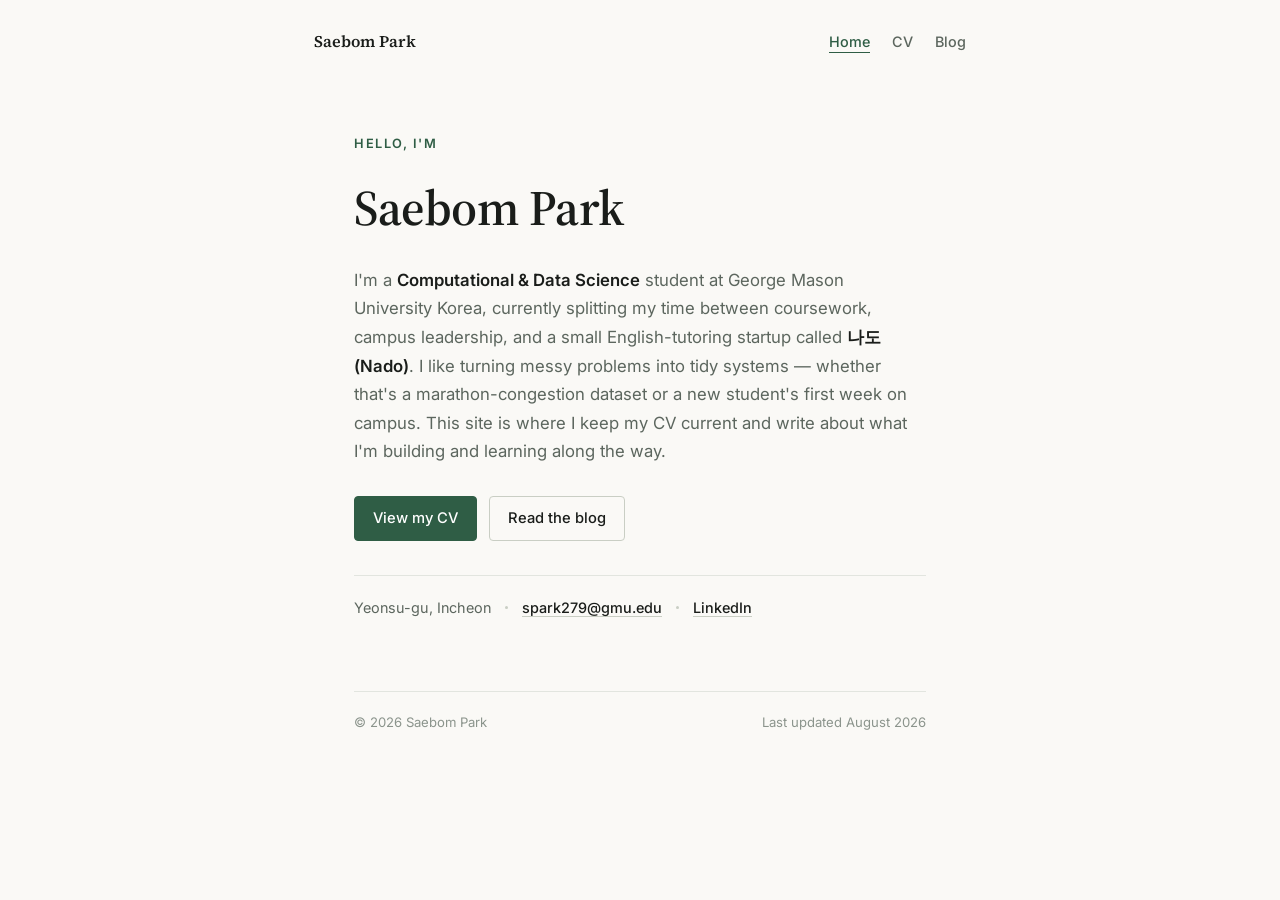
<file: index.html>
<!DOCTYPE html>
<html lang="en">
<head>
<meta charset="UTF-8">
<meta name="viewport" content="width=device-width, initial-scale=1.0">
<title>Saebom Park</title>
<meta name="description" content="Saebom Park — Computational and Data Science student at George Mason University Korea. CV and writing.">
<link rel="preconnect" href="https://fonts.googleapis.com">
<link rel="preconnect" href="https://fonts.gstatic.com" crossorigin>
<link href="https://fonts.googleapis.com/css2?family=Source+Serif+4:wght@400;600;700&family=Inter:ital,wght@0,400;0,500;0,600;1,400&display=swap" rel="stylesheet">
<link rel="stylesheet" href="style.css">
</head>
<body>

<nav class="nav">
  <a class="nav__brand" href="index.html">Saebom Park</a>
  <ul class="nav__links">
    <li><a href="index.html" aria-current="page">Home</a></li>
    <li><a href="SAEBOM_PARK_CV.pdf">CV</a></li>
    <li><a href="blog.html">Blog</a></li>
  </ul>
</nav>

<main class="page page--narrow">

  <section class="hero">
    <p class="hero__eyebrow">Hello, I'm</p>
    <h1 class="hero__name">Saebom Park</h1>

    <p class="hero__bio">
      I'm a <strong>Computational &amp; Data Science</strong> student at George Mason University Korea,
      currently splitting my time between coursework, campus leadership, and a small
      English-tutoring startup called <strong>나도 (Nado)</strong>. I like turning messy problems
      into tidy systems — whether that's a marathon-congestion dataset or a new student's
      first week on campus. This site is where I keep my CV current and write about what
      I'm building and learning along the way.
    </p>

    <div class="hero__actions">
      <a class="button button--primary" href="SAEBOM_PARK_CV.pdf">View my CV</a>
      <a class="button" href="blog.html">Read the blog</a>
    </div>

    <ul class="hero__meta">
      <li>Yeonsu-gu, Incheon</li>
      <li><a href="mailto:spark279@gmu.edu">spark279@gmu.edu</a></li>
      <li><a href="#" target="_blank" rel="noopener">LinkedIn</a></li>
    </ul>
  </section>

  <footer class="page__footer">
    <span>© 2026 Saebom Park</span>
    <span>Last updated August 2026</span>
  </footer>

</main>

</body>
</html>
</file>
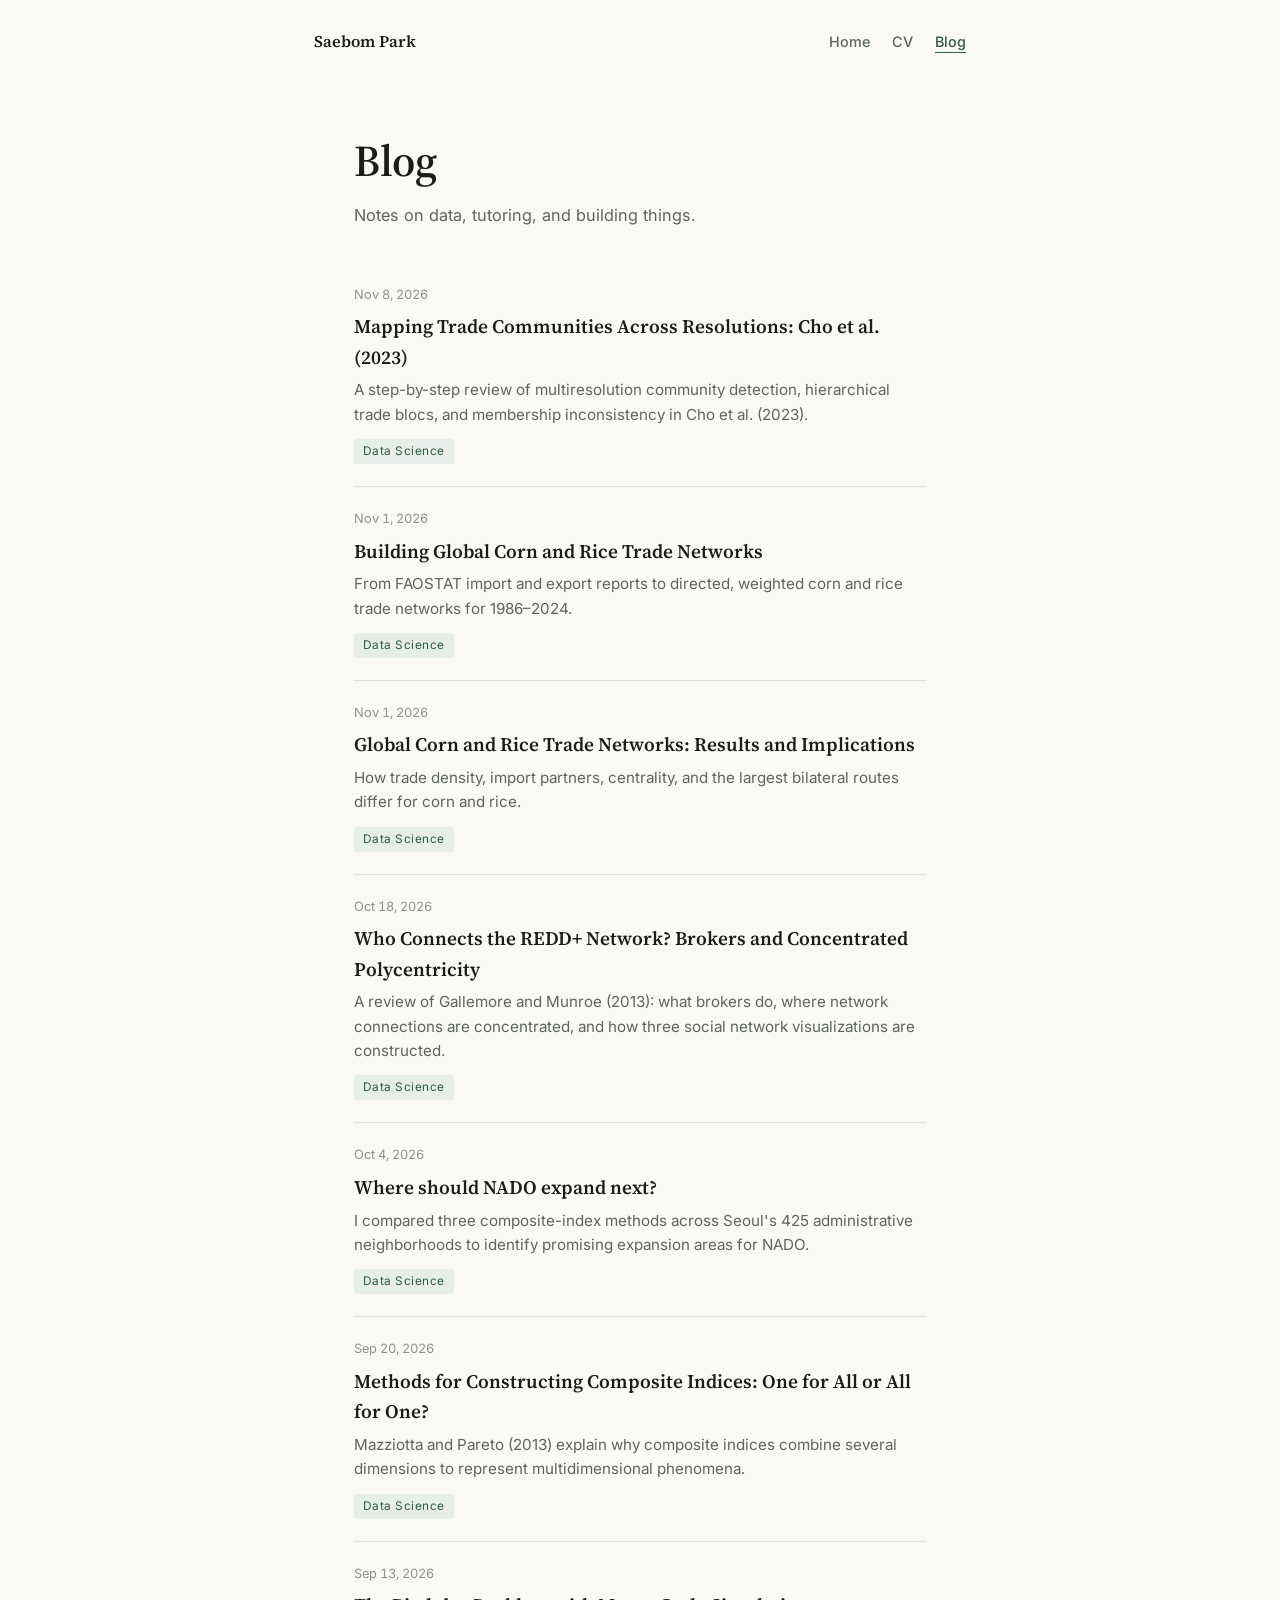
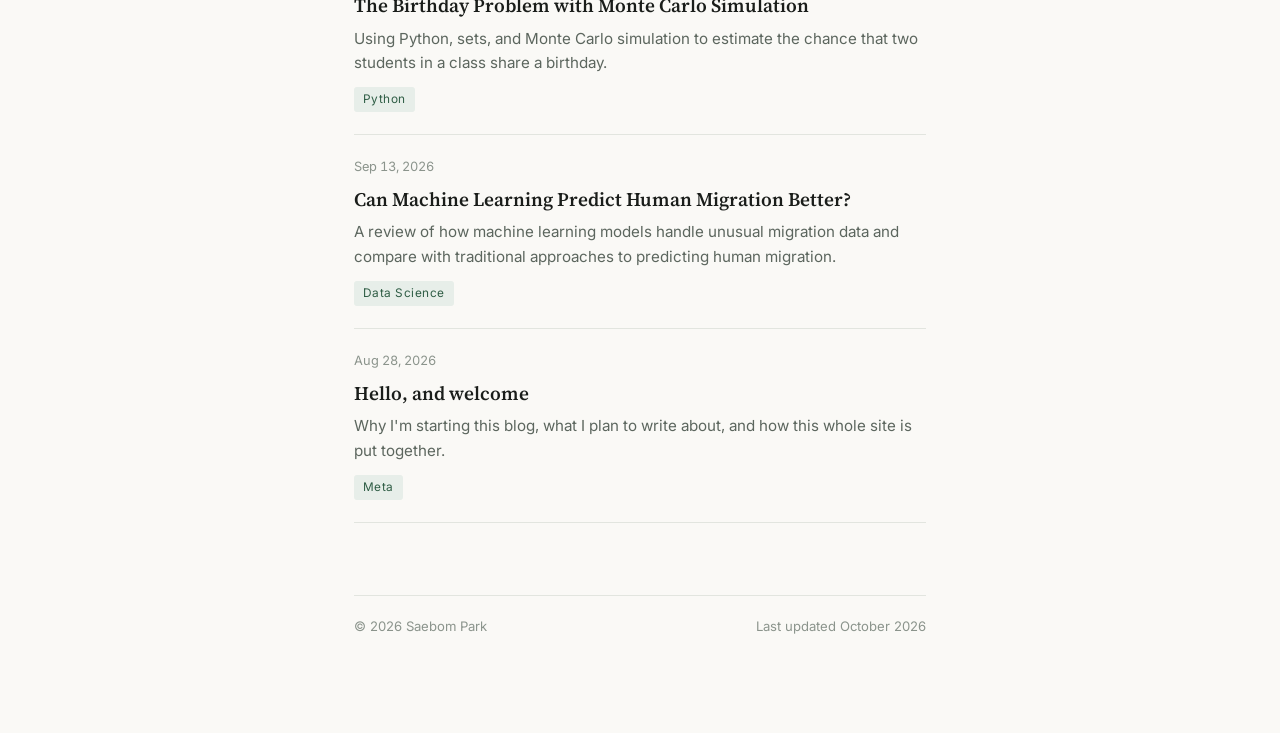
<file: blog.html>
<!DOCTYPE html>
<html lang="en">
<head>
<meta charset="UTF-8">
<meta name="viewport" content="width=device-width, initial-scale=1.0">
<title>Blog — Saebom Park</title>
<meta name="description" content="Writing by Saebom Park.">
<link rel="preconnect" href="https://fonts.googleapis.com">
<link rel="preconnect" href="https://fonts.gstatic.com" crossorigin>
<link href="https://fonts.googleapis.com/css2?family=Source+Serif+4:wght@400;600;700&family=Inter:ital,wght@0,400;0,500;0,600;1,400&display=swap" rel="stylesheet">
<link rel="stylesheet" href="style.css">
</head>
<body>

<nav class="nav">
  <a class="nav__brand" href="index.html">Saebom Park</a>
  <ul class="nav__links">
    <li><a href="index.html">Home</a></li>
    <li><a href="cv.html">CV</a></li>
    <li><a href="blog.html" aria-current="page">Blog</a></li>
  </ul>
</nav>

<main class="page page--narrow">

  <header class="masthead">
    <h1 class="masthead__name">Blog</h1>
    <p class="masthead__role">Notes on data, tutoring, and building things.</p>
  </header>

  <div class="blog-list" id="blog-list">
    <p class="blog-empty">Loading posts…</p>
  </div>

  <footer class="page__footer">
    <span>© 2026 Saebom Park</span>
    <span>Last updated October 2026</span>
  </footer>

</main>

<script src="posts-data.js"></script>
<script>
  (function () {
    const list = document.getElementById("blog-list");
    const posts = (window.POSTS || [])
      .slice()
      .sort((a, b) => new Date(b.date) - new Date(a.date));

    if (posts.length === 0) {
      list.innerHTML = '<p class="blog-empty">No posts yet — check back soon.</p>';
      return;
    }

    const formatter = new Intl.DateTimeFormat("en-US", {
      year: "numeric",
      month: "short",
      day: "numeric",
    });

    list.innerHTML = posts
      .map((post) => {
        const displayDate = formatter.format(new Date(post.date + "T00:00:00"));
        const tag = post.tag
          ? `<span class="post-card__tag">${post.tag}</span>`
          : "";
        return `
          <a class="post-card" href="posts/${post.slug}.html">
            <div class="post-card__date">${displayDate}</div>
            <h2 class="post-card__title">${post.title}</h2>
            <p class="post-card__excerpt">${post.excerpt}</p>
            ${tag}
          </a>
        `;
      })
      .join("");
  })();
</script>

</body>
</html>
</file>
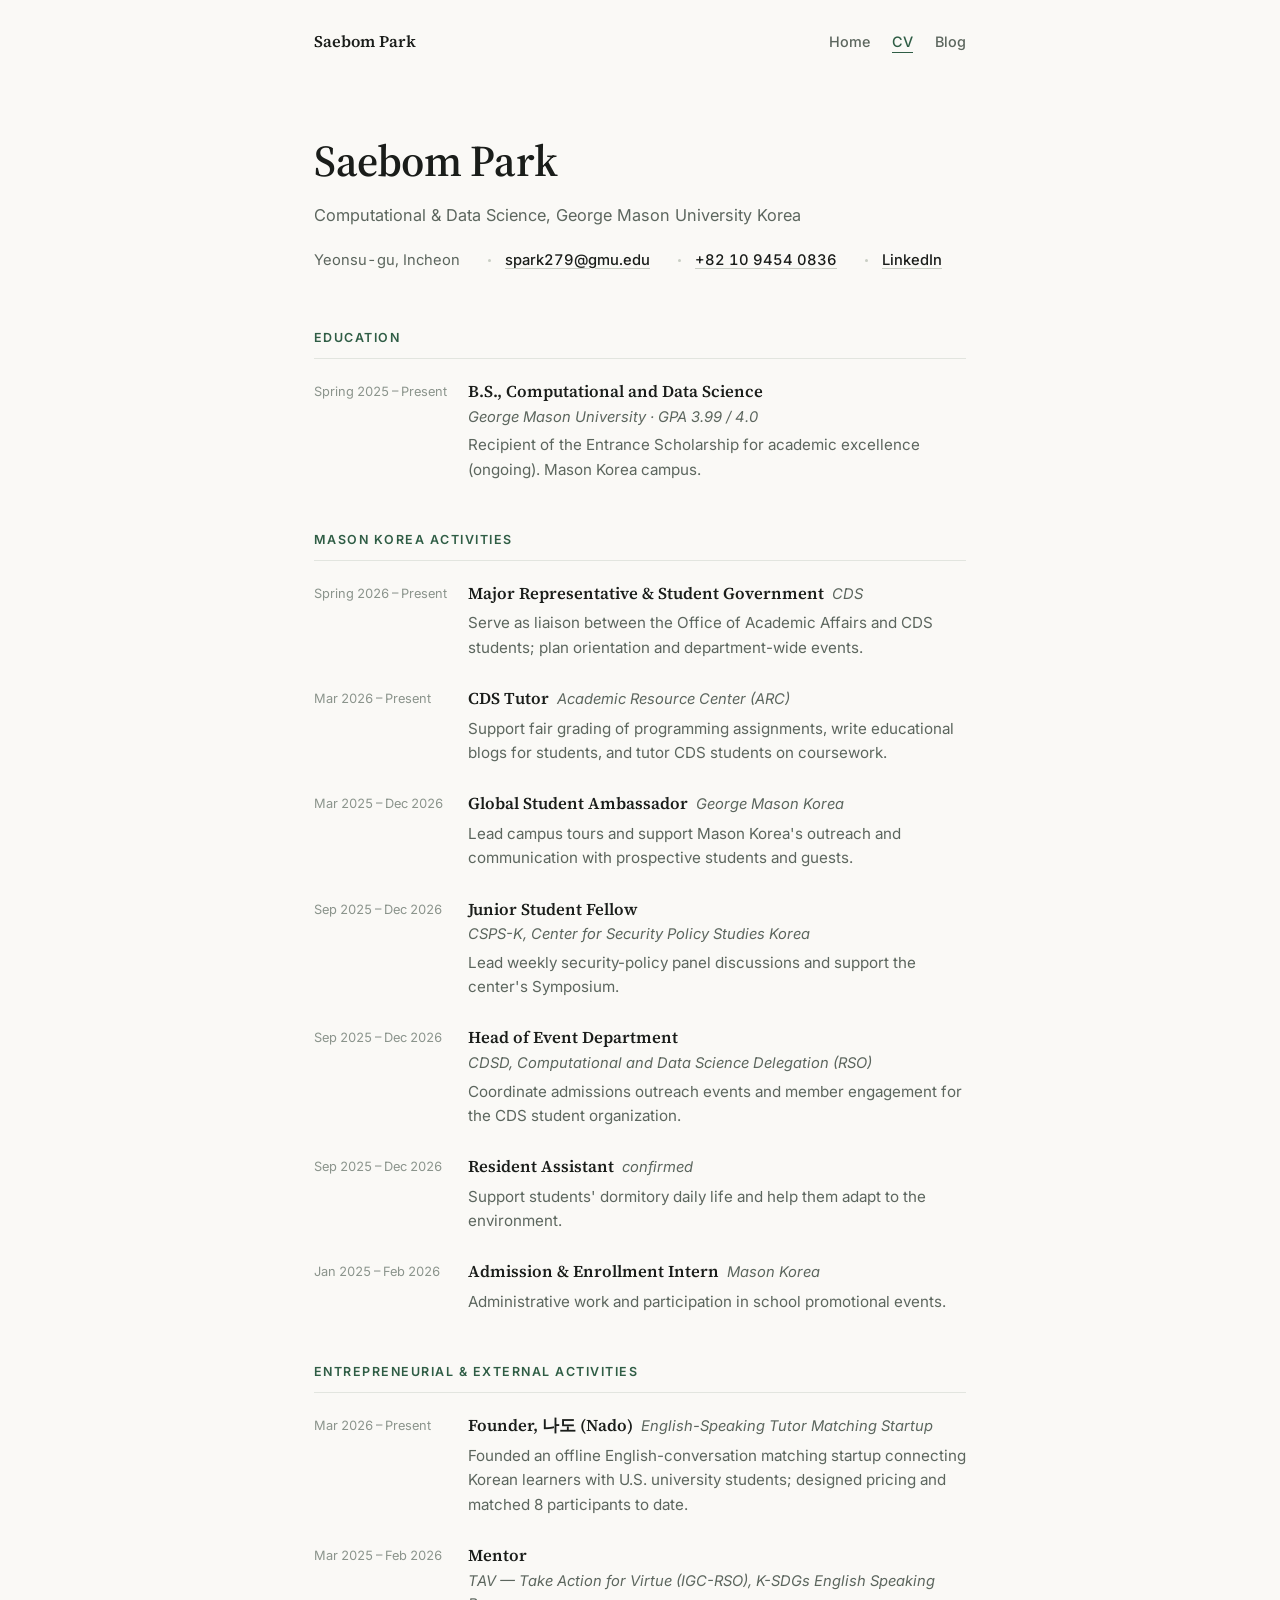
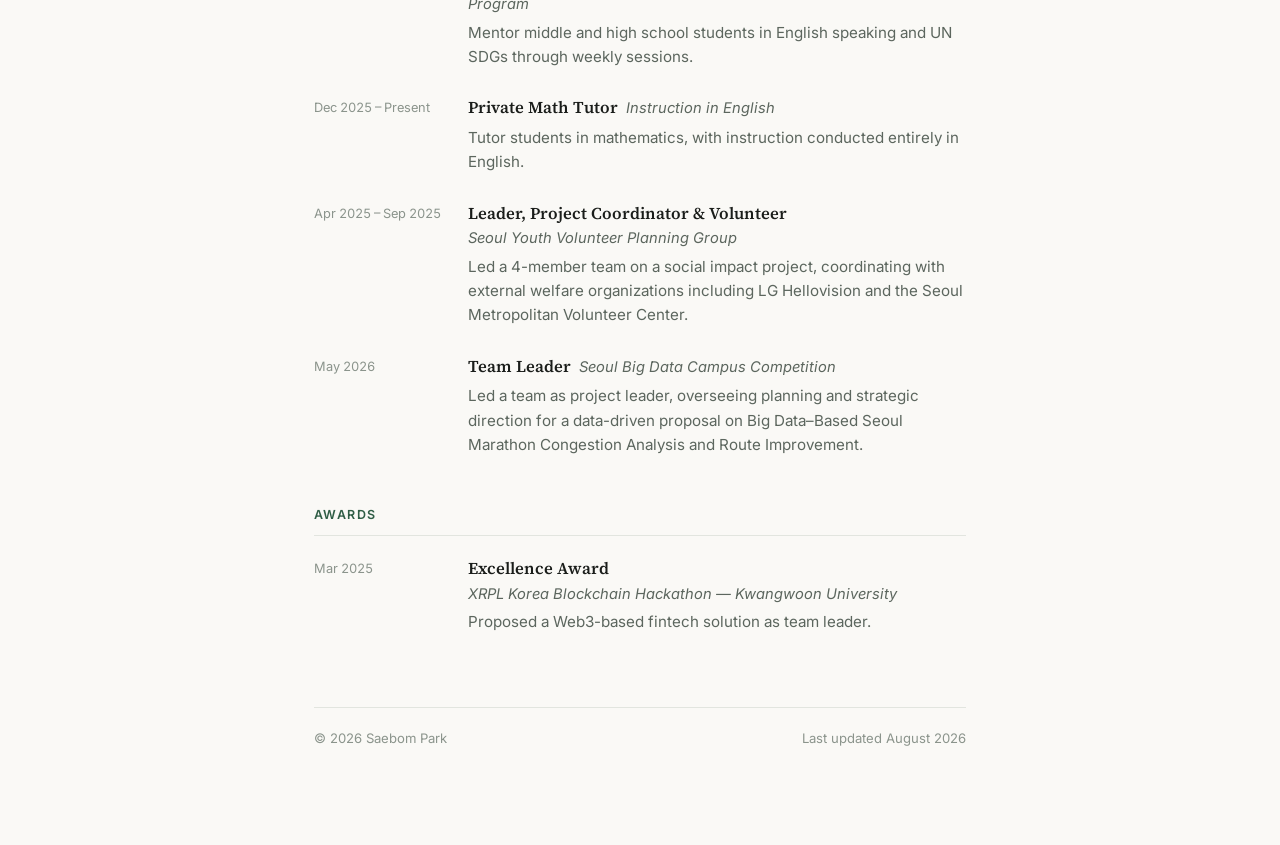
<file: cv.html>
<!DOCTYPE html>
<html lang="en">
<head>
<meta charset="UTF-8">
<meta name="viewport" content="width=device-width, initial-scale=1.0">
<title>Saebom Park — CV</title>
<meta name="description" content="CV and activities of Saebom Park, Computational and Data Science student at George Mason University Korea.">
<link rel="preconnect" href="https://fonts.googleapis.com">
<link rel="preconnect" href="https://fonts.gstatic.com" crossorigin>
<link href="https://fonts.googleapis.com/css2?family=Source+Serif+4:wght@400;600;700&family=Inter:ital,wght@0,400;0,500;0,600;1,400&display=swap" rel="stylesheet">
<link rel="stylesheet" href="style.css">
</head>
<body>

<nav class="nav">
  <a class="nav__brand" href="index.html">Saebom Park</a>
  <ul class="nav__links">
    <li><a href="index.html">Home</a></li>
    <li><a href="cv.html" aria-current="page">CV</a></li>
    <li><a href="blog.html">Blog</a></li>
  </ul>
</nav>

<main class="page">

  <header class="masthead">
    <h1 class="masthead__name">Saebom Park</h1>
    <p class="masthead__role">Computational &amp; Data Science, George Mason University Korea</p>
    <ul class="masthead__meta">
      <li>Yeonsu-gu, Incheon</li>
      <li><a href="mailto:spark279@gmu.edu">spark279@gmu.edu</a></li>
      <li><a href="tel:+821094540836">+82 10 9454 0836</a></li>
      <li><a href="#" target="_blank" rel="noopener">LinkedIn</a></li>
    </ul>
  </header>

  <section class="section" aria-labelledby="education">
    <h2 class="section__title" id="education">Education</h2>
    <div class="entries">
      <div class="entry">
        <div class="entry__date">Spring 2025 – Present</div>
        <div class="entry__body">
          <div class="entry__heading">
            <span class="entry__role">B.S., Computational and Data Science</span>
            <span class="entry__org">George Mason University · GPA 3.99&nbsp;/&nbsp;4.0</span>
          </div>
          <p class="entry__desc">Recipient of the Entrance Scholarship for academic excellence (ongoing). Mason Korea campus.</p>
        </div>
      </div>
    </div>
  </section>

  <section class="section" aria-labelledby="mason-korea">
    <h2 class="section__title" id="mason-korea">Mason Korea Activities</h2>
    <div class="entries">

      <div class="entry">
        <div class="entry__date">Spring 2026 – Present</div>
        <div class="entry__body">
          <div class="entry__heading">
            <span class="entry__role">Major Representative &amp; Student Government</span>
            <span class="entry__org">CDS</span>
          </div>
          <p class="entry__desc">Serve as liaison between the Office of Academic Affairs and CDS students; plan orientation and department-wide events.</p>
        </div>
      </div>

      <div class="entry">
        <div class="entry__date">Mar 2026 – Present</div>
        <div class="entry__body">
          <div class="entry__heading">
            <span class="entry__role">CDS Tutor</span>
            <span class="entry__org">Academic Resource Center (ARC)</span>
          </div>
          <p class="entry__desc">Support fair grading of programming assignments, write educational blogs for students, and tutor CDS students on coursework.</p>
        </div>
      </div>

      <div class="entry">
        <div class="entry__date">Mar 2025 – Dec 2026</div>
        <div class="entry__body">
          <div class="entry__heading">
            <span class="entry__role">Global Student Ambassador</span>
            <span class="entry__org">George Mason Korea</span>
          </div>
          <p class="entry__desc">Lead campus tours and support Mason Korea's outreach and communication with prospective students and guests.</p>
        </div>
      </div>

      <div class="entry">
        <div class="entry__date">Sep 2025 – Dec 2026</div>
        <div class="entry__body">
          <div class="entry__heading">
            <span class="entry__role">Junior Student Fellow</span>
            <span class="entry__org">CSPS-K, Center for Security Policy Studies Korea</span>
          </div>
          <p class="entry__desc">Lead weekly security-policy panel discussions and support the center's Symposium.</p>
        </div>
      </div>

      <div class="entry">
        <div class="entry__date">Sep 2025 – Dec 2026</div>
        <div class="entry__body">
          <div class="entry__heading">
            <span class="entry__role">Head of Event Department</span>
            <span class="entry__org">CDSD, Computational and Data Science Delegation (RSO)</span>
          </div>
          <p class="entry__desc">Coordinate admissions outreach events and member engagement for the CDS student organization.</p>
        </div>
      </div>

      <div class="entry">
        <div class="entry__date">Sep 2025 – Dec 2026</div>
        <div class="entry__body">
          <div class="entry__heading">
            <span class="entry__role">Resident Assistant</span>
            <span class="entry__org">confirmed</span>
          </div>
          <p class="entry__desc">Support students' dormitory daily life and help them adapt to the environment.</p>
        </div>
      </div>

      <div class="entry">
        <div class="entry__date">Jan 2025 – Feb 2026</div>
        <div class="entry__body">
          <div class="entry__heading">
            <span class="entry__role">Admission &amp; Enrollment Intern</span>
            <span class="entry__org">Mason Korea</span>
          </div>
          <p class="entry__desc">Administrative work and participation in school promotional events.</p>
        </div>
      </div>

    </div>
  </section>

  <section class="section" aria-labelledby="external">
    <h2 class="section__title" id="external">Entrepreneurial &amp; External Activities</h2>
    <div class="entries">

      <div class="entry">
        <div class="entry__date">Mar 2026 – Present</div>
        <div class="entry__body">
          <div class="entry__heading">
            <span class="entry__role">Founder, 나도 (Nado)</span>
            <span class="entry__org">English-Speaking Tutor Matching Startup</span>
          </div>
          <p class="entry__desc">Founded an offline English-conversation matching startup connecting Korean learners with U.S. university students; designed pricing and matched 8 participants to date.</p>
        </div>
      </div>

      <div class="entry">
        <div class="entry__date">Mar 2025 – Feb 2026</div>
        <div class="entry__body">
          <div class="entry__heading">
            <span class="entry__role">Mentor</span>
            <span class="entry__org">TAV — Take Action for Virtue (IGC-RSO), K-SDGs English Speaking Program</span>
          </div>
          <p class="entry__desc">Mentor middle and high school students in English speaking and UN SDGs through weekly sessions.</p>
        </div>
      </div>

      <div class="entry">
        <div class="entry__date">Dec 2025 – Present</div>
        <div class="entry__body">
          <div class="entry__heading">
            <span class="entry__role">Private Math Tutor</span>
            <span class="entry__org">Instruction in English</span>
          </div>
          <p class="entry__desc">Tutor students in mathematics, with instruction conducted entirely in English.</p>
        </div>
      </div>

      <div class="entry">
        <div class="entry__date">Apr 2025 – Sep 2025</div>
        <div class="entry__body">
          <div class="entry__heading">
            <span class="entry__role">Leader, Project Coordinator &amp; Volunteer</span>
            <span class="entry__org">Seoul Youth Volunteer Planning Group</span>
          </div>
          <p class="entry__desc">Led a 4-member team on a social impact project, coordinating with external welfare organizations including LG Hellovision and the Seoul Metropolitan Volunteer Center.</p>
        </div>
      </div>

      <div class="entry">
        <div class="entry__date">May 2026</div>
        <div class="entry__body">
          <div class="entry__heading">
            <span class="entry__role">Team Leader</span>
            <span class="entry__org">Seoul Big Data Campus Competition</span>
          </div>
          <p class="entry__desc">Led a team as project leader, overseeing planning and strategic direction for a data-driven proposal on Big Data–Based Seoul Marathon Congestion Analysis and Route Improvement.</p>
        </div>
      </div>

    </div>
  </section>

  <section class="section" aria-labelledby="awards">
    <h2 class="section__title" id="awards">Awards</h2>
    <div class="entries">
      <div class="entry">
        <div class="entry__date">Mar 2025</div>
        <div class="entry__body">
          <div class="entry__heading">
            <span class="entry__role">Excellence Award</span>
            <span class="entry__org">XRPL Korea Blockchain Hackathon — Kwangwoon University</span>
          </div>
          <p class="entry__desc">Proposed a Web3-based fintech solution as team leader.</p>
        </div>
      </div>
    </div>
  </section>

  <footer class="page__footer">
    <span>© 2026 Saebom Park</span>
    <span>Last updated August 2026</span>
  </footer>

</main>

</body>
</html>
</file>
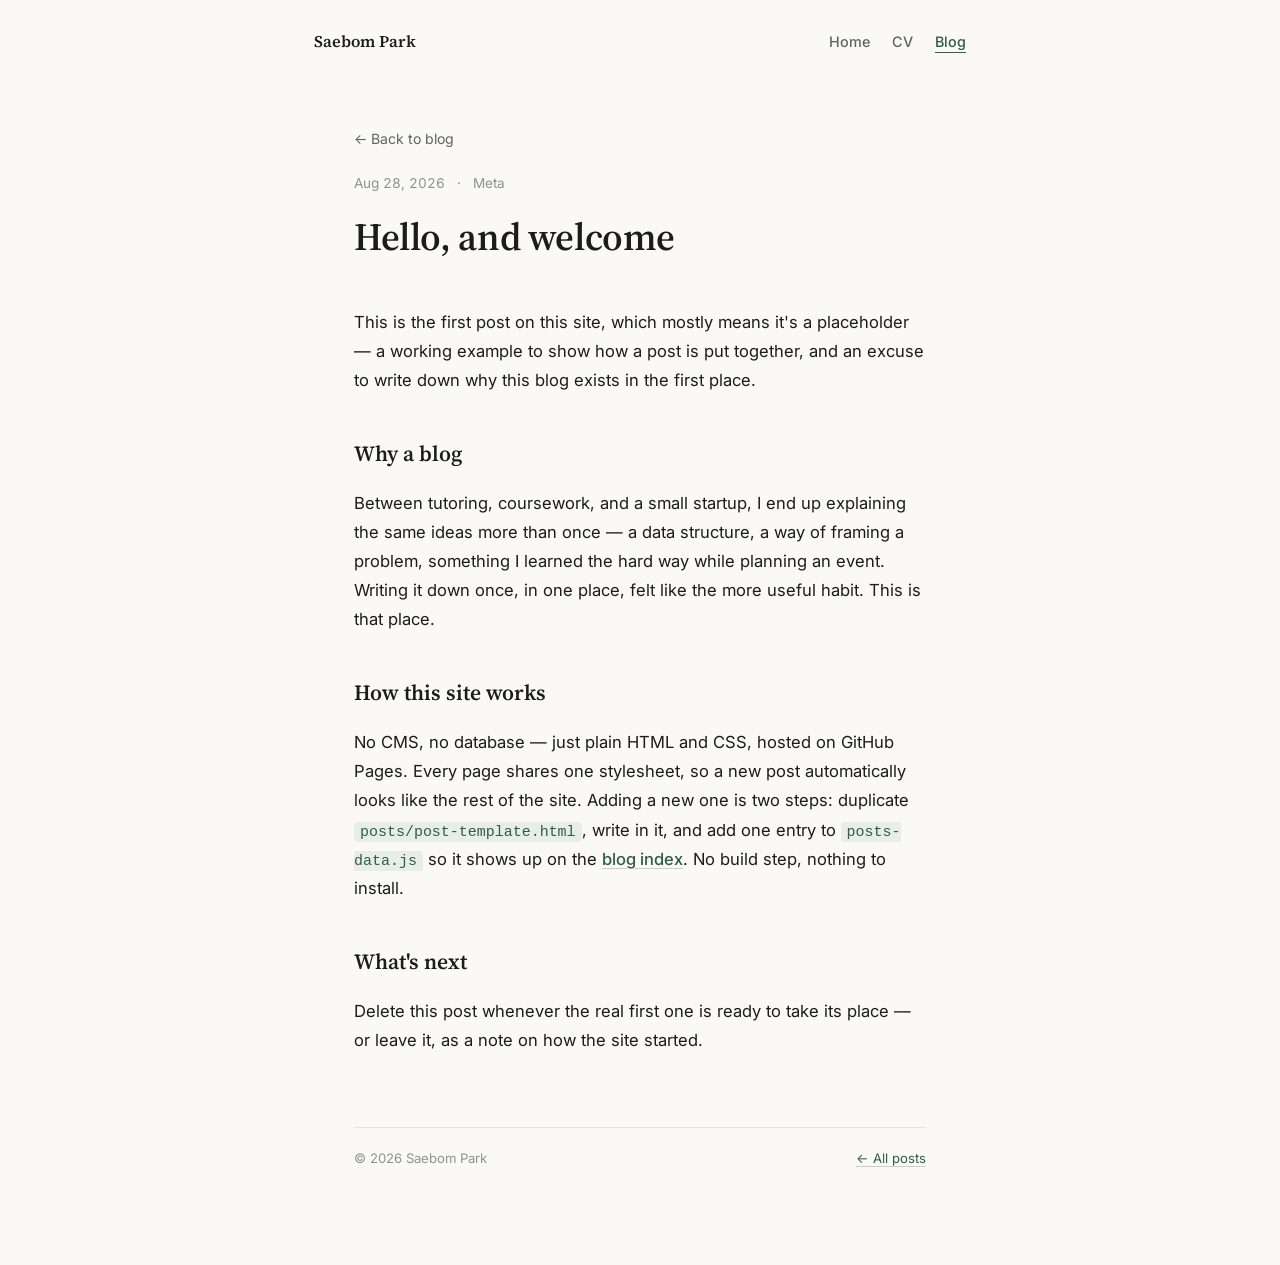
<file: hello-world.html>
<!DOCTYPE html>
<html lang="en">
<head>
<meta charset="UTF-8">
<meta name="viewport" content="width=device-width, initial-scale=1.0">
<title>Hello, and welcome — Saebom Park</title>
<meta name="description" content="Why I'm starting this blog, what I plan to write about, and how this site is put together.">
<link rel="preconnect" href="https://fonts.googleapis.com">
<link rel="preconnect" href="https://fonts.gstatic.com" crossorigin>
<link href="https://fonts.googleapis.com/css2?family=Source+Serif+4:wght@400;600;700&family=Inter:ital,wght@0,400;0,500;0,600;1,400&display=swap" rel="stylesheet">
<link rel="stylesheet" href="../style.css">
</head>
<body>

<nav class="nav">
  <a class="nav__brand" href="../index.html">Saebom Park</a>
  <ul class="nav__links">
    <li><a href="../index.html">Home</a></li>
    <li><a href="../cv.html">CV</a></li>
    <li><a href="../blog.html" aria-current="page">Blog</a></li>
  </ul>
</nav>

<main class="page page--narrow">

  <article>
    <header class="post-header">
      <a class="post-header__back" href="../blog.html">&larr; Back to blog</a>
      <div class="post-header__meta">
        <span>Aug 28, 2026</span>
        <span>·</span>
        <span>Meta</span>
      </div>
      <h1 class="post-header__title">Hello, and welcome</h1>
    </header>

    <div class="post-content">
      <p>
        This is the first post on this site, which mostly means it's a placeholder —
        a working example to show how a post is put together, and an excuse to write
        down why this blog exists in the first place.
      </p>

      <h2>Why a blog</h2>
      <p>
        Between tutoring, coursework, and a small startup, I end up explaining the same
        ideas more than once — a data structure, a way of framing a problem, something
        I learned the hard way while planning an event. Writing it down once, in one
        place, felt like the more useful habit. This is that place.
      </p>

      <h2>How this site works</h2>
      <p>
        No CMS, no database — just plain HTML and CSS, hosted on GitHub Pages. Every
        page shares one stylesheet, so a new post automatically looks like the rest of
        the site. Adding a new one is two steps: duplicate
        <code>posts/post-template.html</code>, write in it, and add one entry to
        <code>posts-data.js</code> so it shows up on the <a href="../blog.html">blog
        index</a>. No build step, nothing to install.
      </p>

      <h2>What's next</h2>
      <p>
        Delete this post whenever the real first one is ready to take its place —
        or leave it, as a note on how the site started.
      </p>
    </div>
  </article>

  <footer class="page__footer">
    <span>© 2026 Saebom Park</span>
    <a href="../blog.html">&larr; All posts</a>
  </footer>

</main>

</body>
</html>
</file>
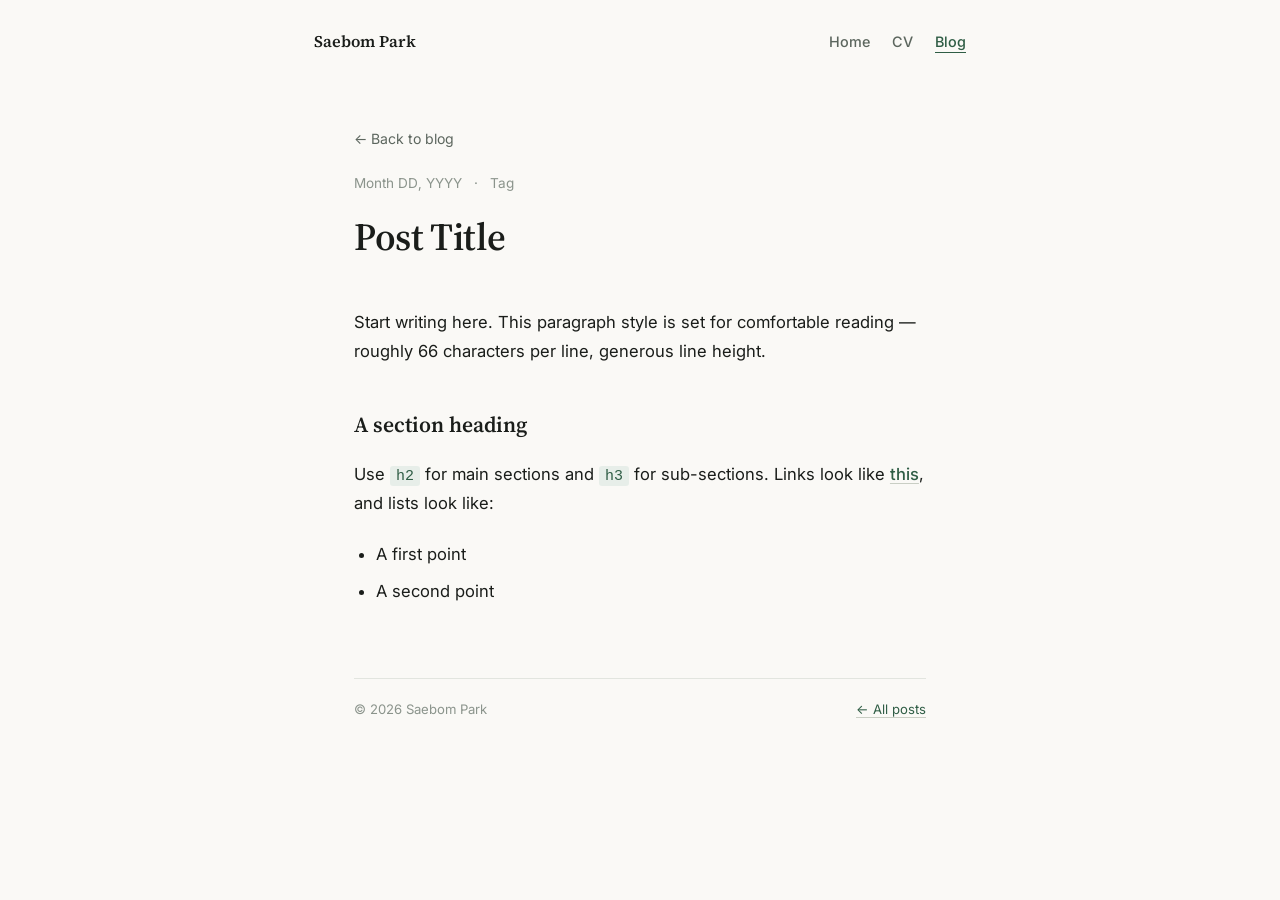
<file: post-template.html>
<!DOCTYPE html>
<html lang="en">
<head>
<meta charset="UTF-8">
<meta name="viewport" content="width=device-width, initial-scale=1.0">
<!-- 1. Change the title below (and the browser-tab title further down). -->
<title>Post Title — Saebom Park</title>
<meta name="description" content="One-sentence summary of the post, for search engines and link previews.">
<link rel="preconnect" href="https://fonts.googleapis.com">
<link rel="preconnect" href="https://fonts.gstatic.com" crossorigin>
<link href="https://fonts.googleapis.com/css2?family=Source+Serif+4:wght@400;600;700&family=Inter:ital,wght@0,400;0,500;0,600;1,400&display=swap" rel="stylesheet">
<link rel="stylesheet" href="../style.css">
</head>
<body>

<nav class="nav">
  <a class="nav__brand" href="../index.html">Saebom Park</a>
  <ul class="nav__links">
    <li><a href="../index.html">Home</a></li>
    <li><a href="../cv.html">CV</a></li>
    <li><a href="../blog.html" aria-current="page">Blog</a></li>
  </ul>
</nav>

<main class="page page--narrow">

  <article>
    <header class="post-header">
      <a class="post-header__back" href="../blog.html">&larr; Back to blog</a>
      <!-- 2. Update the date (matches the date in ../posts-data.js) and tag. -->
      <div class="post-header__meta">
        <span>Month DD, YYYY</span>
        <span>·</span>
        <span>Tag</span>
      </div>
      <!-- 3. Update the post title here too. -->
      <h1 class="post-header__title">Post Title</h1>
    </header>

    <!-- 4. Write the post itself below. Plain paragraphs, headings (h2/h3),
         lists, links, and blockquotes are all styled already — just use
         normal HTML tags, no classes needed. -->
    <div class="post-content">
      <p>
        Start writing here. This paragraph style is set for comfortable
        reading — roughly 66 characters per line, generous line height.
      </p>

      <h2>A section heading</h2>
      <p>
        Use <code>h2</code> for main sections and <code>h3</code> for
        sub-sections. Links look like <a href="https://example.com">this</a>,
        and lists look like:
      </p>
      <ul>
        <li>A first point</li>
        <li>A second point</li>
      </ul>
    </div>
  </article>

  <footer class="page__footer">
    <span>© 2026 Saebom Park</span>
    <a href="../blog.html">&larr; All posts</a>
  </footer>

</main>

</body>
</html>
</file>
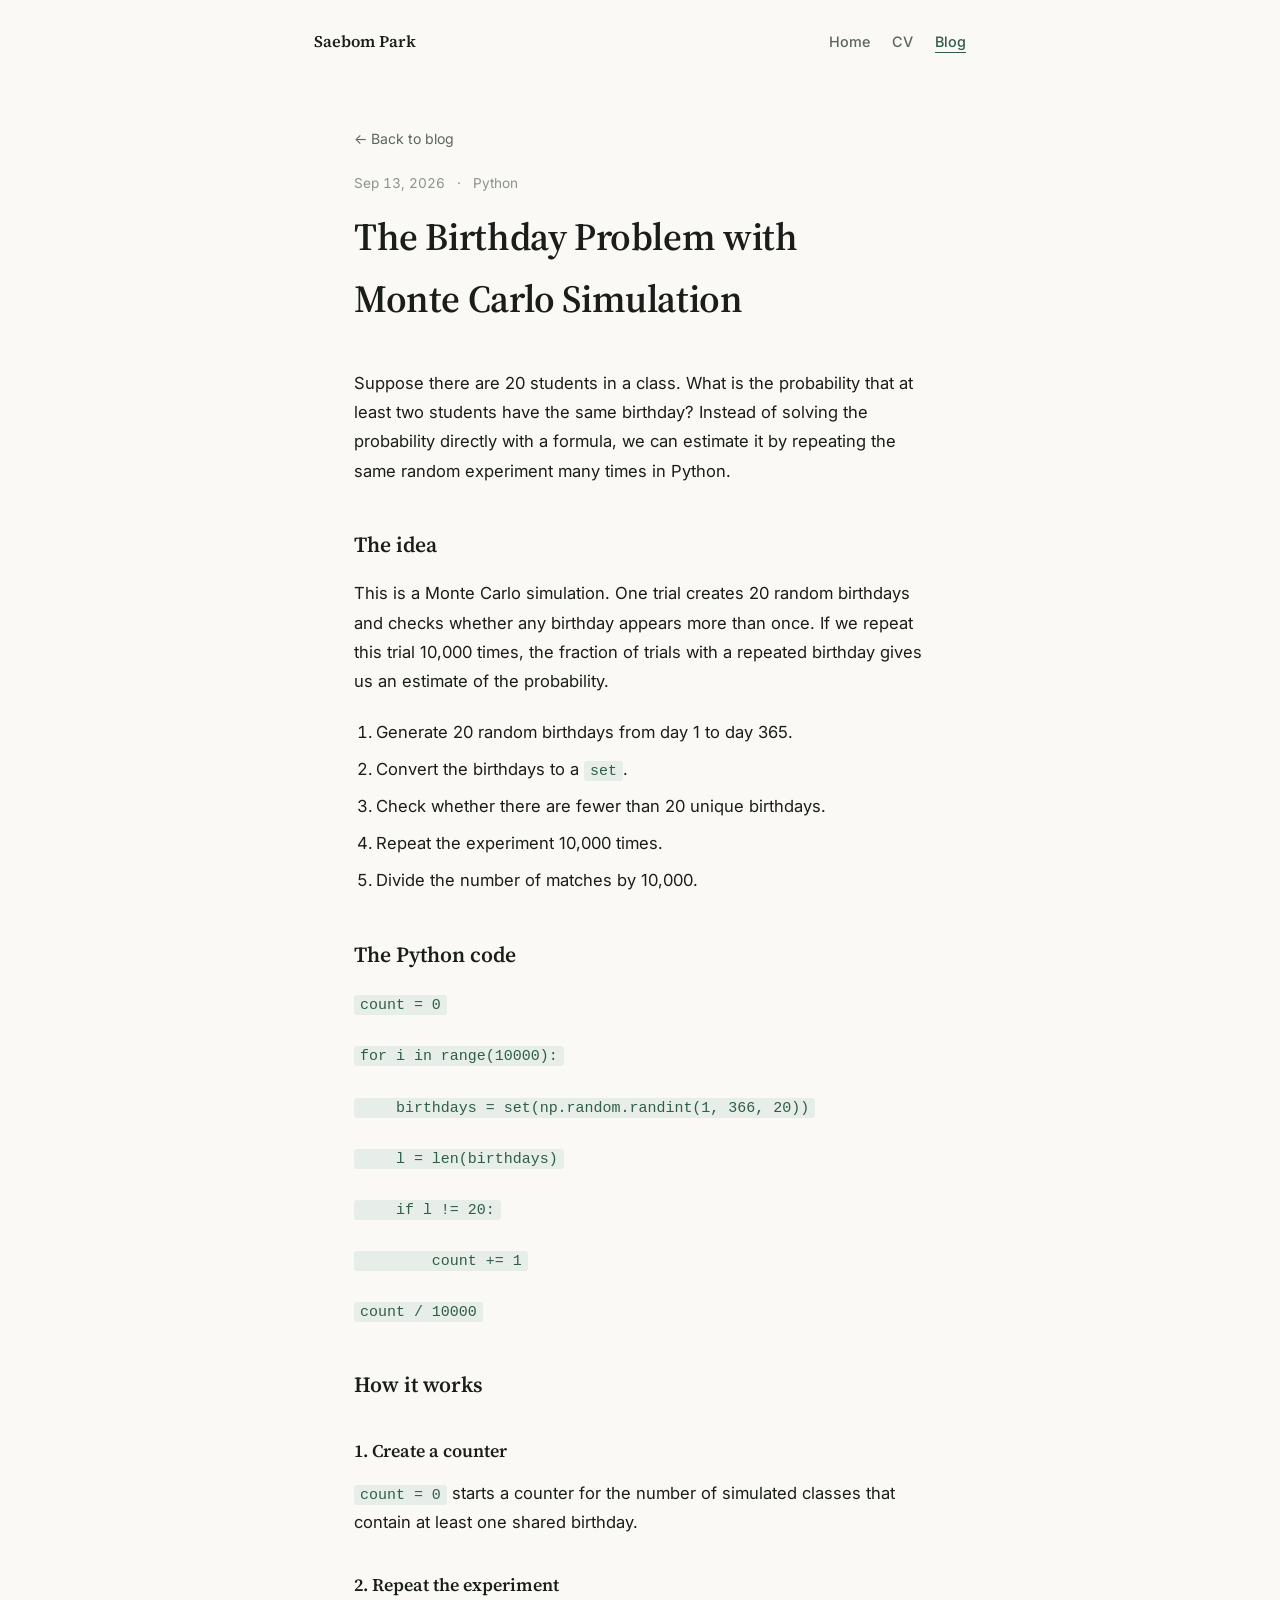
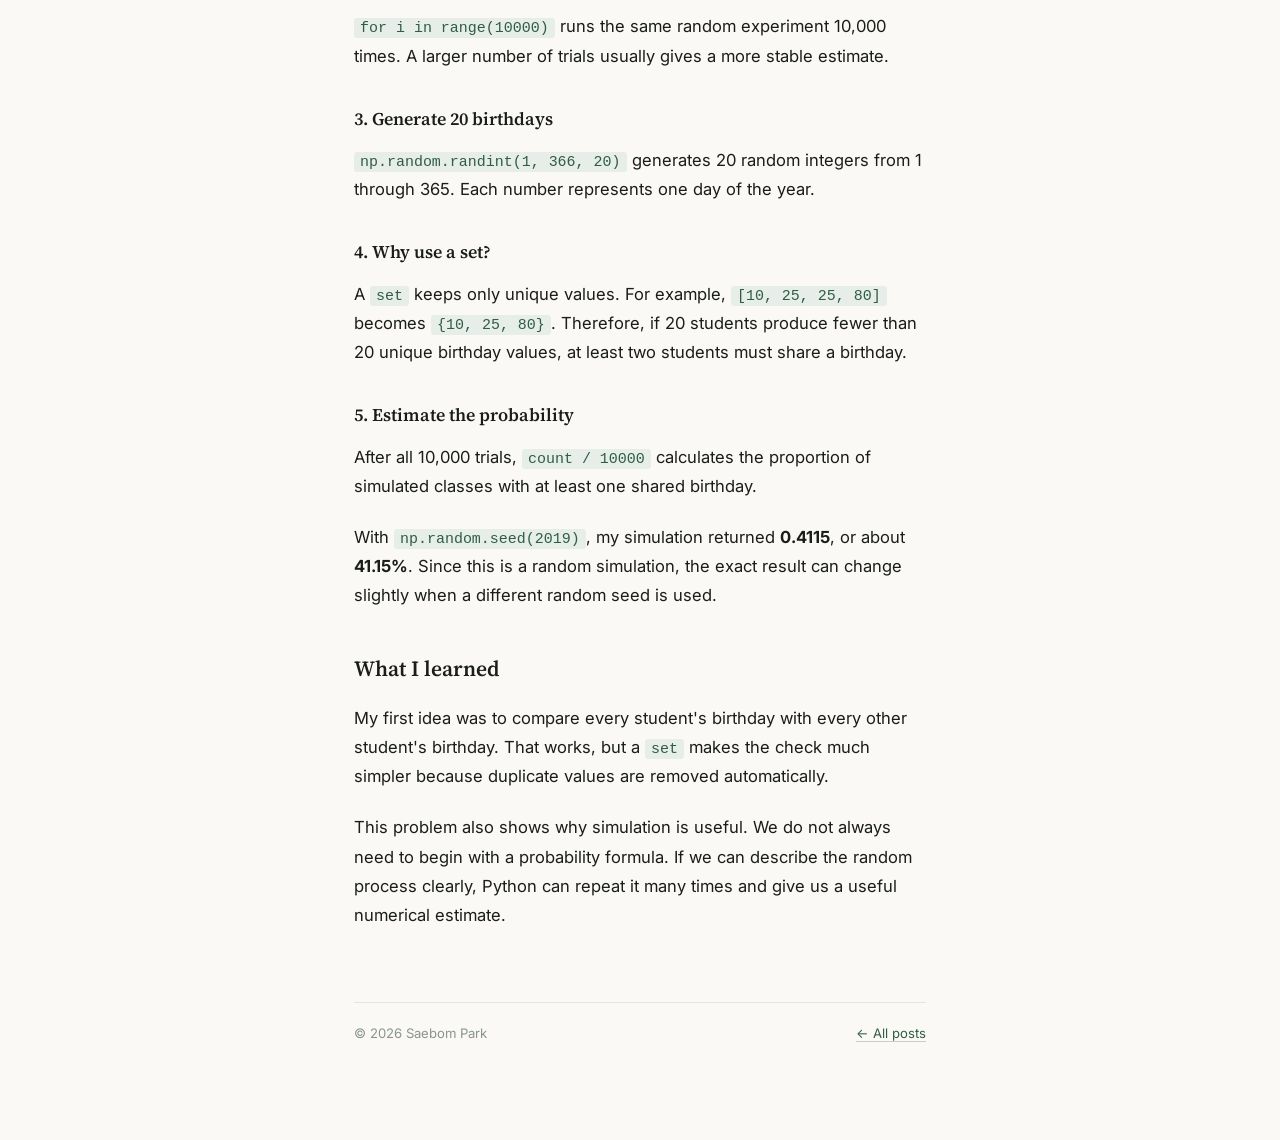
<file: posts/birthday-problem-monte-carlo.html>
<!DOCTYPE html>
<html lang="en">
<head>
<meta charset="UTF-8">
<meta name="viewport" content="width=device-width, initial-scale=1.0">
<title>The Birthday Problem with Monte Carlo Simulation — Saebom Park</title>
<meta name="description" content="Using Python, sets, and Monte Carlo simulation to estimate the probability that two students share a birthday.">
<link rel="preconnect" href="https://fonts.googleapis.com">
<link rel="preconnect" href="https://fonts.gstatic.com" crossorigin>
<link href="https://fonts.googleapis.com/css2?family=Source+Serif+4:wght@400;600;700&family=Inter:ital,wght@0,400;0,500;0,600;1,400&display=swap" rel="stylesheet">
<!-- Uses the exact stylesheet already used by spring-saebom-site.
     The absolute URL also keeps the design intact when this file is previewed locally. -->
<link rel="stylesheet" href="https://spring-park.github.io/spring-saebom-site/style.css">
</head>
<body>

<nav class="nav">
  <a class="nav__brand" href="../index.html">Saebom Park</a>
  <ul class="nav__links">
    <li><a href="../index.html">Home</a></li>
    <li><a href="../cv.html">CV</a></li>
    <li><a href="../blog.html" aria-current="page">Blog</a></li>
  </ul>
</nav>

<main class="page page--narrow">

  <article>
    <header class="post-header">
      <a class="post-header__back" href="../blog.html">&larr; Back to blog</a>
      <div class="post-header__meta">
        <span>Sep 13, 2026</span>
        <span>·</span>
        <span>Python</span>
      </div>
      <h1 class="post-header__title">The Birthday Problem with Monte Carlo Simulation</h1>
    </header>

    <div class="post-content">
      <p>
        Suppose there are 20 students in a class. What is the probability that
        at least two students have the same birthday? Instead of solving the
        probability directly with a formula, we can estimate it by repeating
        the same random experiment many times in Python.
      </p>

      <h2>The idea</h2>
      <p>
        This is a Monte Carlo simulation. One trial creates 20 random birthdays
        and checks whether any birthday appears more than once. If we repeat
        this trial 10,000 times, the fraction of trials with a repeated birthday
        gives us an estimate of the probability.
      </p>

      <ol>
        <li>Generate 20 random birthdays from day 1 to day 365.</li>
        <li>Convert the birthdays to a <code>set</code>.</li>
        <li>Check whether there are fewer than 20 unique birthdays.</li>
        <li>Repeat the experiment 10,000 times.</li>
        <li>Divide the number of matches by 10,000.</li>
      </ol>

      <h2>The Python code</h2>
      <p><code>count = 0</code></p>
      <p><code>for i in range(10000):</code></p>
      <p><code>&nbsp;&nbsp;&nbsp;&nbsp;birthdays = set(np.random.randint(1, 366, 20))</code></p>
      <p><code>&nbsp;&nbsp;&nbsp;&nbsp;l = len(birthdays)</code></p>
      <p><code>&nbsp;&nbsp;&nbsp;&nbsp;if l != 20:</code></p>
      <p><code>&nbsp;&nbsp;&nbsp;&nbsp;&nbsp;&nbsp;&nbsp;&nbsp;count += 1</code></p>
      <p><code>count / 10000</code></p>

      <h2>How it works</h2>

      <h3>1. Create a counter</h3>
      <p>
        <code>count = 0</code> starts a counter for the number of simulated
        classes that contain at least one shared birthday.
      </p>

      <h3>2. Repeat the experiment</h3>
      <p>
        <code>for i in range(10000)</code> runs the same random experiment
        10,000 times. A larger number of trials usually gives a more stable
        estimate.
      </p>

      <h3>3. Generate 20 birthdays</h3>
      <p>
        <code>np.random.randint(1, 366, 20)</code> generates 20 random integers
        from 1 through 365. Each number represents one day of the year.
      </p>

      <h3>4. Why use a set?</h3>
      <p>
        A <code>set</code> keeps only unique values. For example,
        <code>[10, 25, 25, 80]</code> becomes <code>{10, 25, 80}</code>.
        Therefore, if 20 students produce fewer than 20 unique birthday values,
        at least two students must share a birthday.
      </p>

      <h3>5. Estimate the probability</h3>
      <p>
        After all 10,000 trials, <code>count / 10000</code> calculates the
        proportion of simulated classes with at least one shared birthday.
      </p>

      <p>
        With <code>np.random.seed(2019)</code>, my simulation returned
        <strong>0.4115</strong>, or about <strong>41.15%</strong>. Since this is
        a random simulation, the exact result can change slightly when a
        different random seed is used.
      </p>

      <h2>What I learned</h2>
      <p>
        My first idea was to compare every student's birthday with every other
        student's birthday. That works, but a <code>set</code> makes the check
        much simpler because duplicate values are removed automatically.
      </p>
      <p>
        This problem also shows why simulation is useful. We do not always need
        to begin with a probability formula. If we can describe the random
        process clearly, Python can repeat it many times and give us a useful
        numerical estimate.
      </p>
    </div>
  </article>

  <footer class="page__footer">
    <span>© 2026 Saebom Park</span>
    <a href="../blog.html">&larr; All posts</a>
  </footer>

</main>

</body>
</html>
</file>
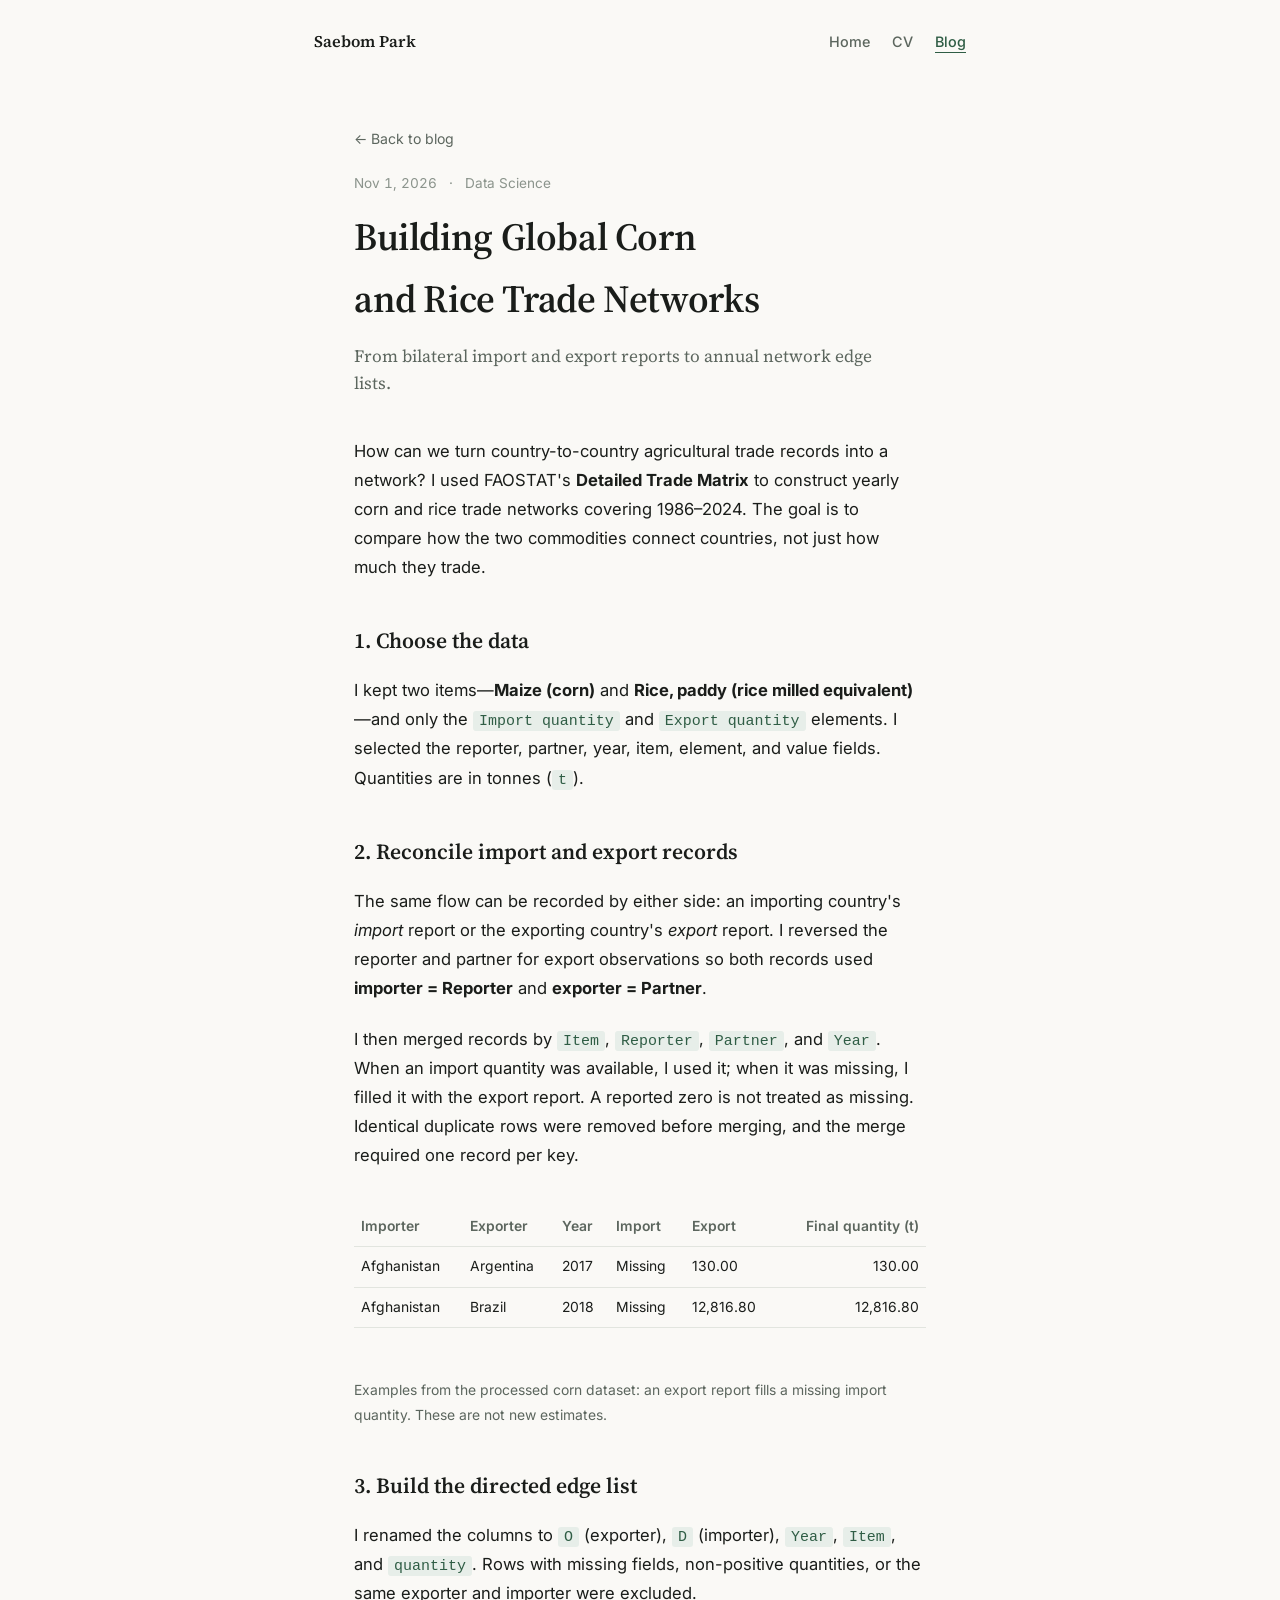
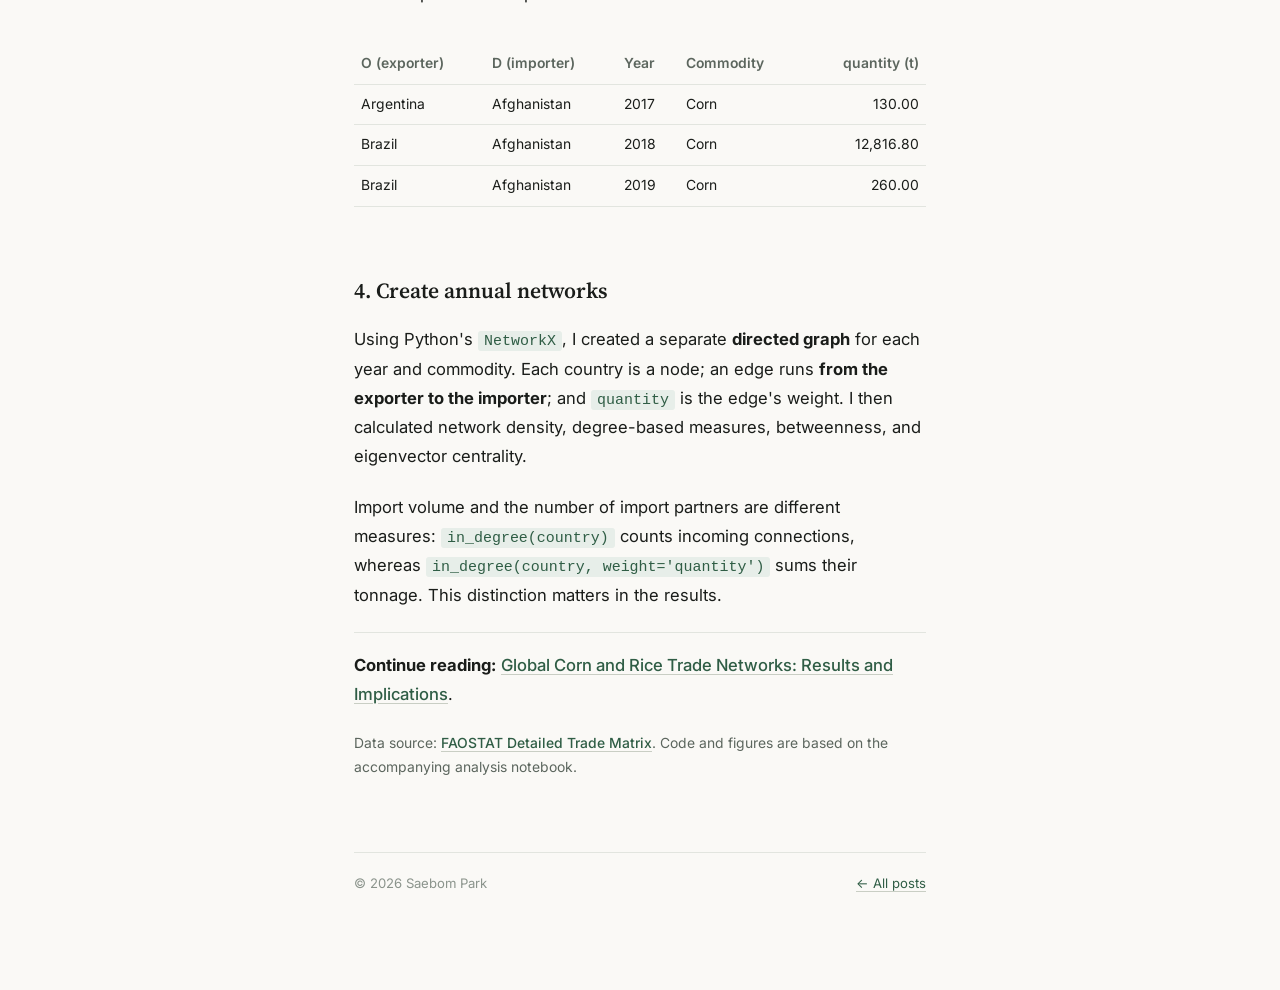
<file: posts/building-global-corn-rice-trade-networks.html>
<!DOCTYPE html>
<html lang="en">
<head>
<meta charset="UTF-8">
<meta name="viewport" content="width=device-width, initial-scale=1.0">
<title>Building Global Corn and Rice Trade Networks — Saebom Park</title>
<meta name="description" content="How FAOSTAT bilateral trade records were cleaned and converted into directed corn and rice trade networks from 1986 to 2024.">
<link rel="preconnect" href="https://fonts.googleapis.com">
<link rel="preconnect" href="https://fonts.gstatic.com" crossorigin>
<link href="https://fonts.googleapis.com/css2?family=Source+Serif+4:wght@400;600;700&family=Inter:ital,wght@0,400;0,500;0,600;1,400&display=swap" rel="stylesheet">
<link rel="stylesheet" href="../style.css">
<style>
  .trade-figure {margin:28px 0 32px;}
  .trade-figure img {max-width:100%;width:100%;height:auto;display:block;border-radius:5px;border:1px solid var(--border,#e2e5df);background:white;}
  .trade-figure figcaption {font-size:.85rem;line-height:1.6;color:var(--text-muted,#5c665e);margin-top:9px;}
  .trade-figure--wide {width:min(1000px,calc(100vw - 32px));max-width:none;position:relative;left:50%;transform:translateX(-50%);}
  .trade-figure--wide img {width:100%;}
  .trade-data-table {width:100%;border-collapse:collapse;font-size:.87rem;line-height:1.55;margin:14px 0 25px;}
  .trade-data-table th, .trade-data-table td {border-bottom:1px solid var(--border,#e2e5df);padding:9px 7px;text-align:left;vertical-align:top;}
  .trade-data-table th {color:var(--text-muted,#5c665e);font-weight:600;}
  .trade-data-table td:last-child,.trade-data-table th:last-child {text-align:right;}
  .trade-table-wrap {overflow-x:auto;margin:12px 0 25px;}
  .trade-muted {color:var(--text-muted,#5c665e);font-size:.87rem;}
  .trade-next {margin-top:38px;border-top:1px solid var(--border,#e2e5df);padding-top:18px;}
  @media(max-width:650px){.trade-figure--wide {width:calc(100vw - 28px);}.trade-figure figcaption{font-size:.78rem;}}
</style>
</head>
<body>
<nav class="nav">
  <a class="nav__brand" href="../index.html">Saebom Park</a>
  <ul class="nav__links">
    <li><a href="../index.html">Home</a></li>
    <li><a href="../cv.html">CV</a></li>
    <li><a href="../blog.html" aria-current="page">Blog</a></li>
  </ul>
</nav>
<main class="page page--narrow">
  <article>
    <header class="post-header">
      <a class="post-header__back" href="../blog.html">&larr; Back to blog</a>
      <div class="post-header__meta"><time datetime="2026-11-01">Nov 1, 2026</time><span>·</span><span>Data Science</span></div>
      <h1 class="post-header__title">Building Global Corn and Rice Trade Networks</h1>
      <p class="post-header__dek">From bilateral import and export reports to annual network edge lists.</p>
    </header>
    <div class="post-content">
<p>How can we turn country-to-country agricultural trade records into a network? I used FAOSTAT's <strong>Detailed Trade Matrix</strong> to construct yearly corn and rice trade networks covering 1986–2024. The goal is to compare how the two commodities connect countries, not just how much they trade.</p>
<h2>1. Choose the data</h2>
<p>I kept two items—<strong>Maize (corn)</strong> and <strong>Rice, paddy (rice milled equivalent)</strong>—and only the <code>Import quantity</code> and <code>Export quantity</code> elements. I selected the reporter, partner, year, item, element, and value fields. Quantities are in tonnes (<code>t</code>).</p>
<h2>2. Reconcile import and export records</h2>
<p>The same flow can be recorded by either side: an importing country's <em>import</em> report or the exporting country's <em>export</em> report. I reversed the reporter and partner for export observations so both records used <strong>importer = Reporter</strong> and <strong>exporter = Partner</strong>.</p>
<p>I then merged records by <code>Item</code>, <code>Reporter</code>, <code>Partner</code>, and <code>Year</code>. When an import quantity was available, I used it; when it was missing, I filled it with the export report. A reported zero is not treated as missing. Identical duplicate rows were removed before merging, and the merge required one record per key.</p>
<div class="trade-table-wrap"><table class="trade-data-table"><thead><tr><th>Importer</th><th>Exporter</th><th>Year</th><th>Import</th><th>Export</th><th>Final quantity (t)</th></tr></thead><tbody>
<tr><td>Afghanistan</td><td>Argentina</td><td>2017</td><td>Missing</td><td>130.00</td><td>130.00</td></tr>
<tr><td>Afghanistan</td><td>Brazil</td><td>2018</td><td>Missing</td><td>12,816.80</td><td>12,816.80</td></tr>
</tbody></table></div>
<p class="trade-muted">Examples from the processed corn dataset: an export report fills a missing import quantity. These are not new estimates.</p>
<h2>3. Build the directed edge list</h2>
<p>I renamed the columns to <code>O</code> (exporter), <code>D</code> (importer), <code>Year</code>, <code>Item</code>, and <code>quantity</code>. Rows with missing fields, non-positive quantities, or the same exporter and importer were excluded.</p>
<div class="trade-table-wrap"><table class="trade-data-table"><thead><tr><th>O (exporter)</th><th>D (importer)</th><th>Year</th><th>Commodity</th><th>quantity (t)</th></tr></thead><tbody>
<tr><td>Argentina</td><td>Afghanistan</td><td>2017</td><td>Corn</td><td>130.00</td></tr>
<tr><td>Brazil</td><td>Afghanistan</td><td>2018</td><td>Corn</td><td>12,816.80</td></tr>
<tr><td>Brazil</td><td>Afghanistan</td><td>2019</td><td>Corn</td><td>260.00</td></tr>
</tbody></table></div>
<h2>4. Create annual networks</h2>
<p>Using Python's <code>NetworkX</code>, I created a separate <strong>directed graph</strong> for each year and commodity. Each country is a node; an edge runs <strong>from the exporter to the importer</strong>; and <code>quantity</code> is the edge's weight. I then calculated network density, degree-based measures, betweenness, and eigenvector centrality.</p>
<p>Import volume and the number of import partners are different measures: <code>in_degree(country)</code> counts incoming connections, whereas <code>in_degree(country, weight='quantity')</code> sums their tonnage. This distinction matters in the results.</p>
<p class="trade-next"><strong>Continue reading:</strong> <a href="global-corn-rice-trade-networks-results.html">Global Corn and Rice Trade Networks: Results and Implications</a>.</p>
<p class="trade-muted">Data source: <a href="https://www.fao.org/faostat/en/#data/TM" target="_blank" rel="noopener">FAOSTAT Detailed Trade Matrix</a>. Code and figures are based on the accompanying analysis notebook.</p>
</div>
  </article>
  <footer class="page__footer"><span>© 2026 Saebom Park</span><a href="../blog.html">&larr; All posts</a></footer>
</main>
</body>
</html>
</file>
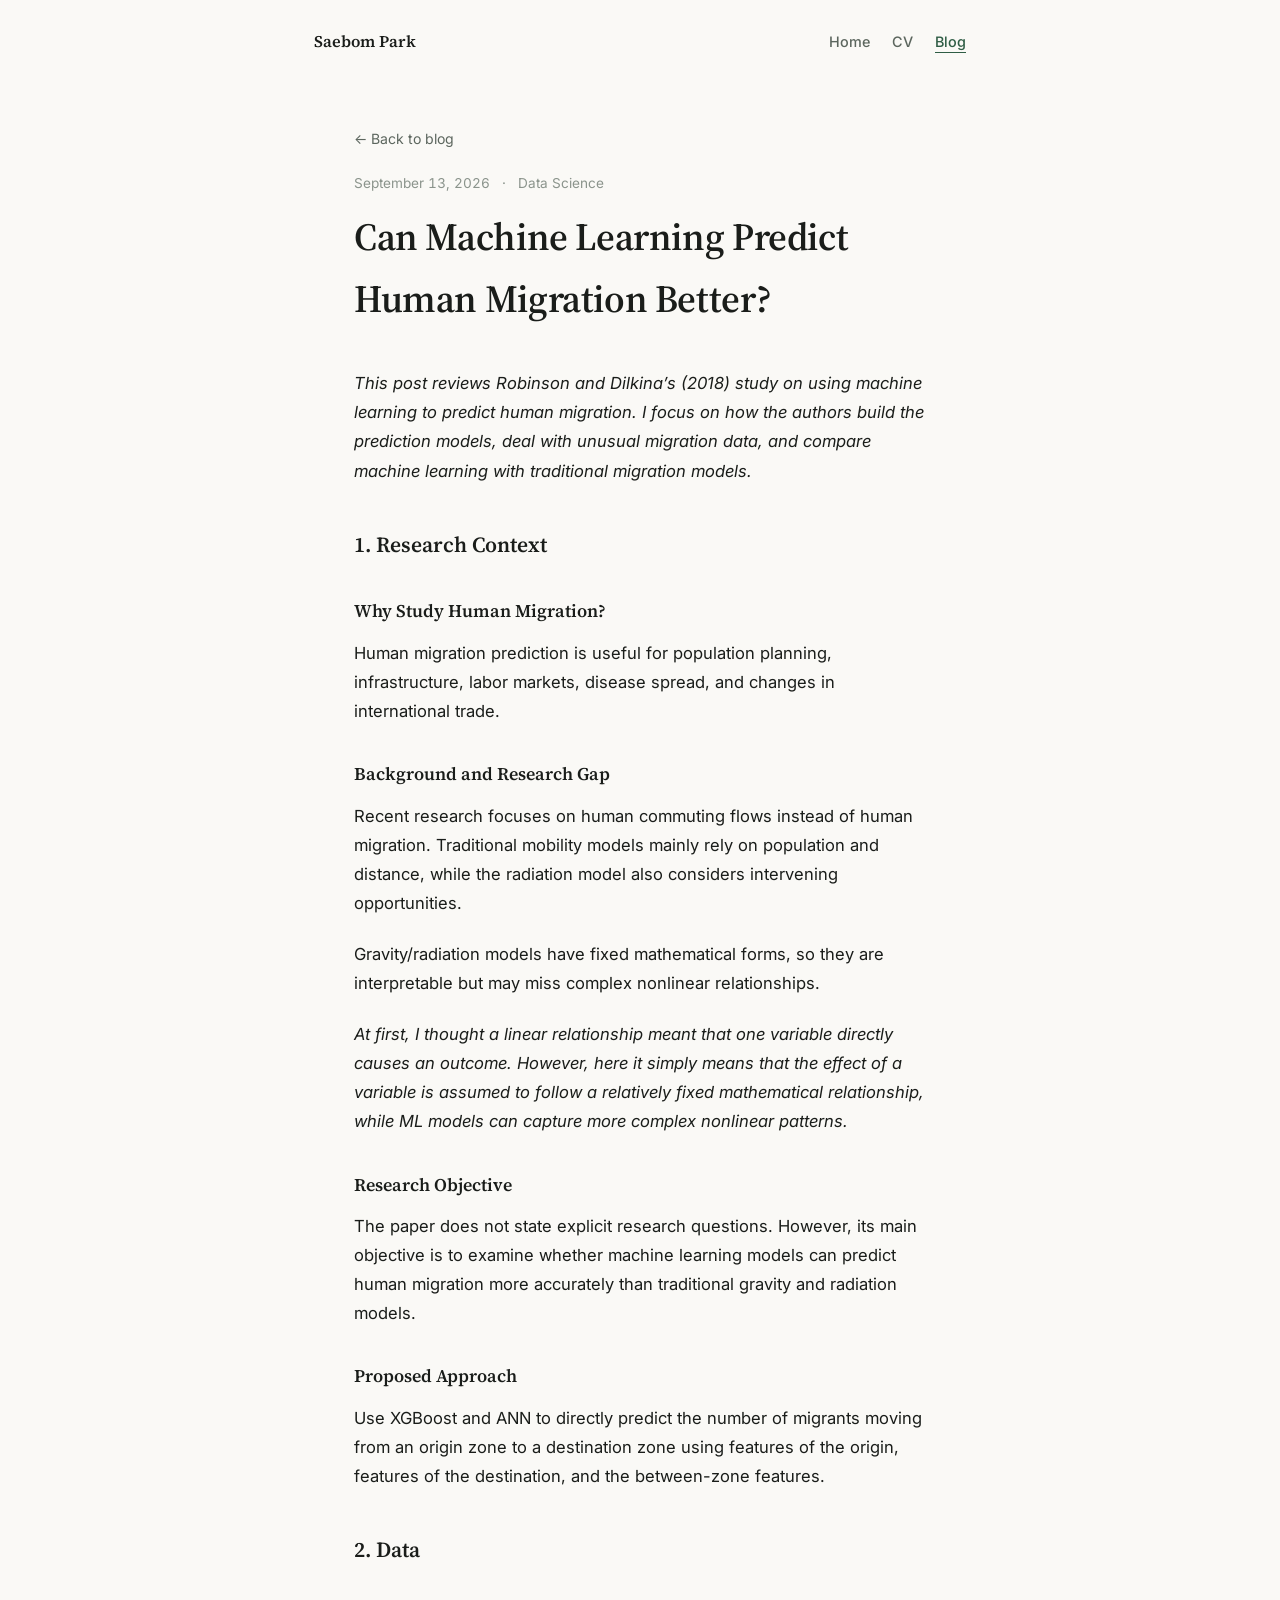
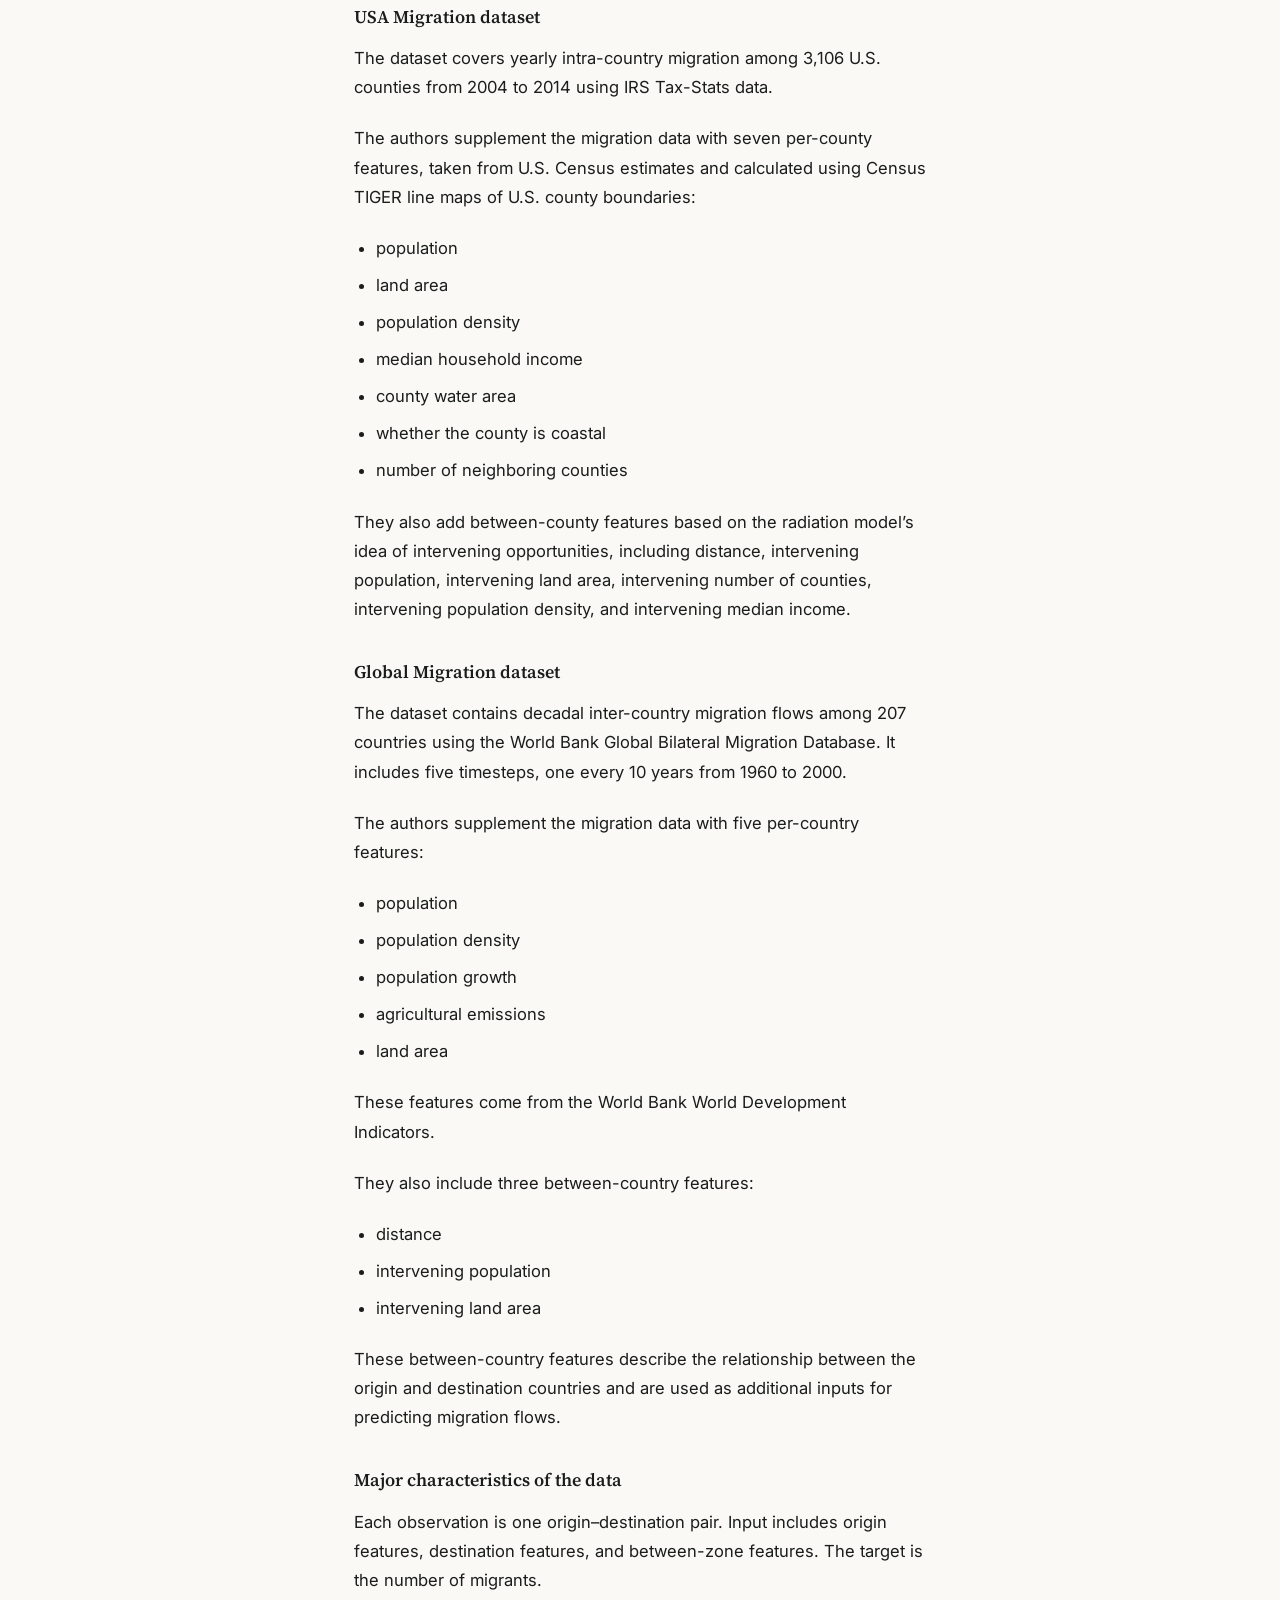
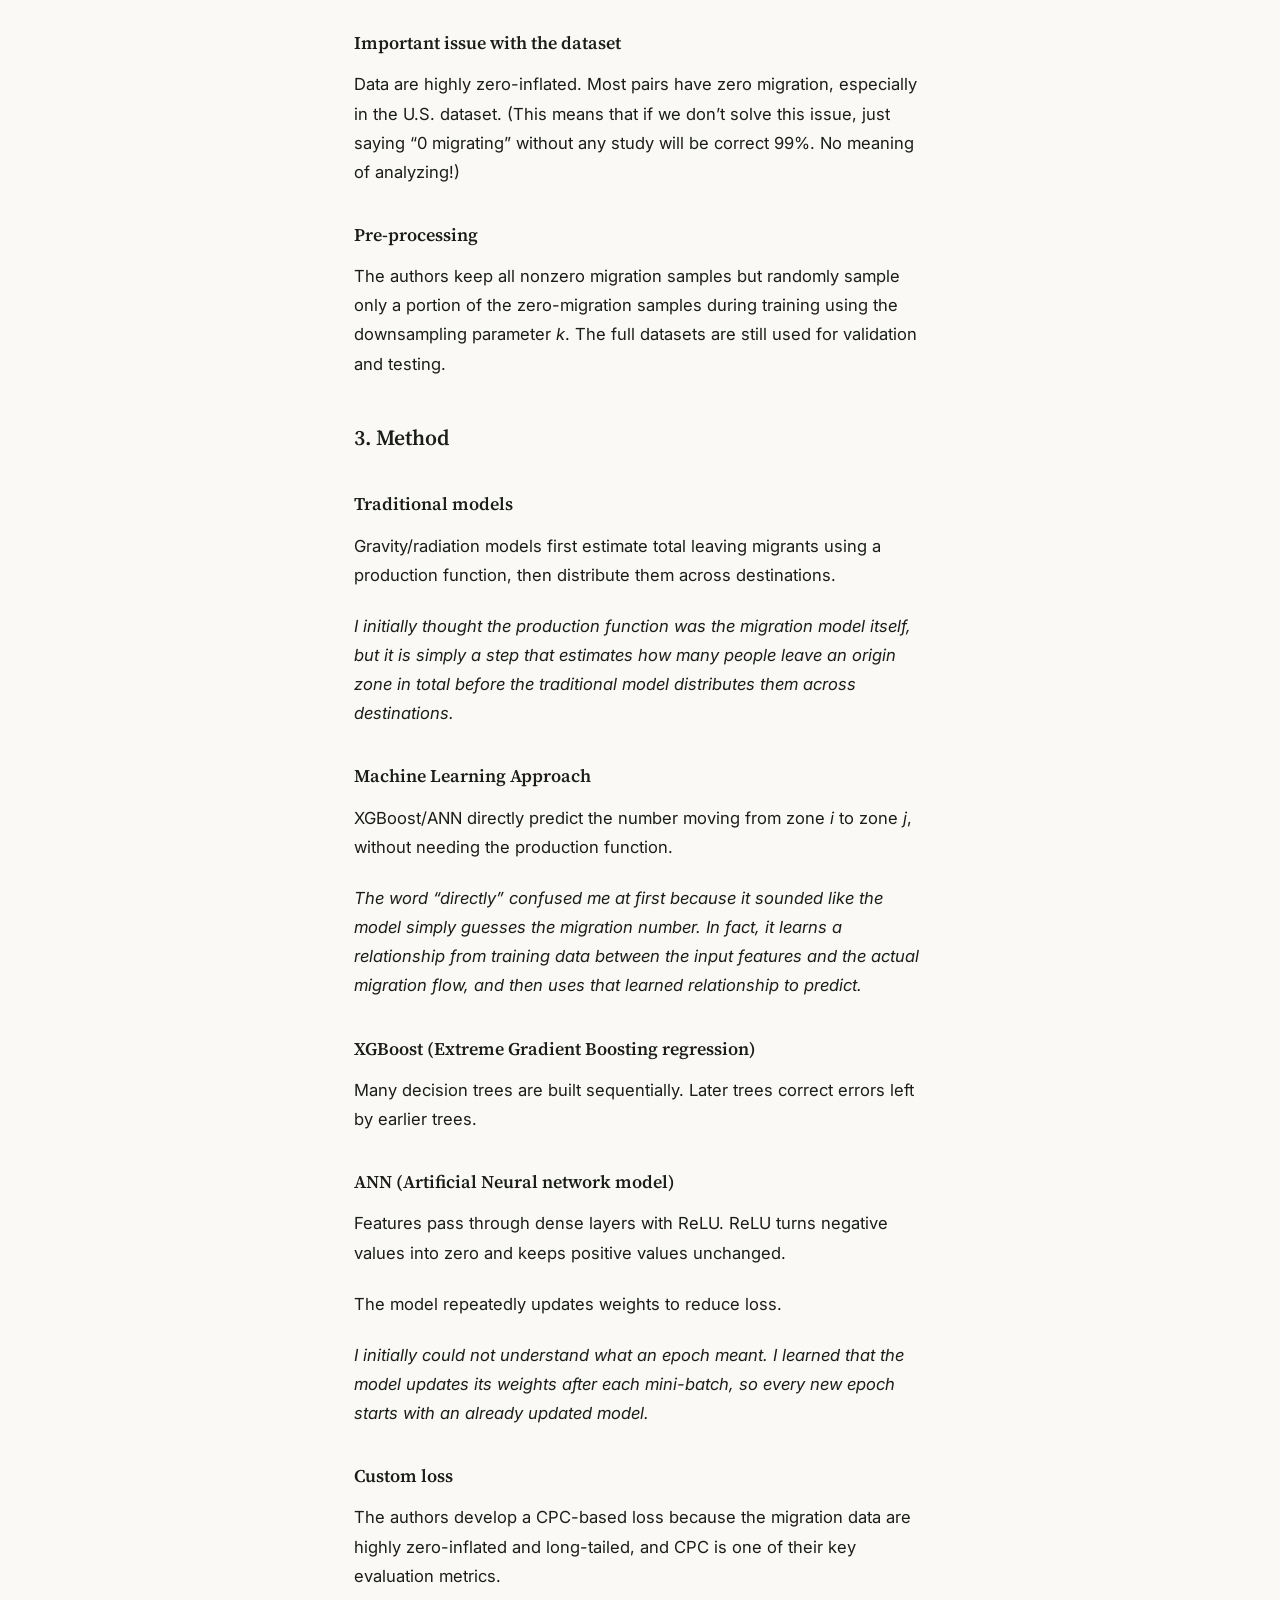
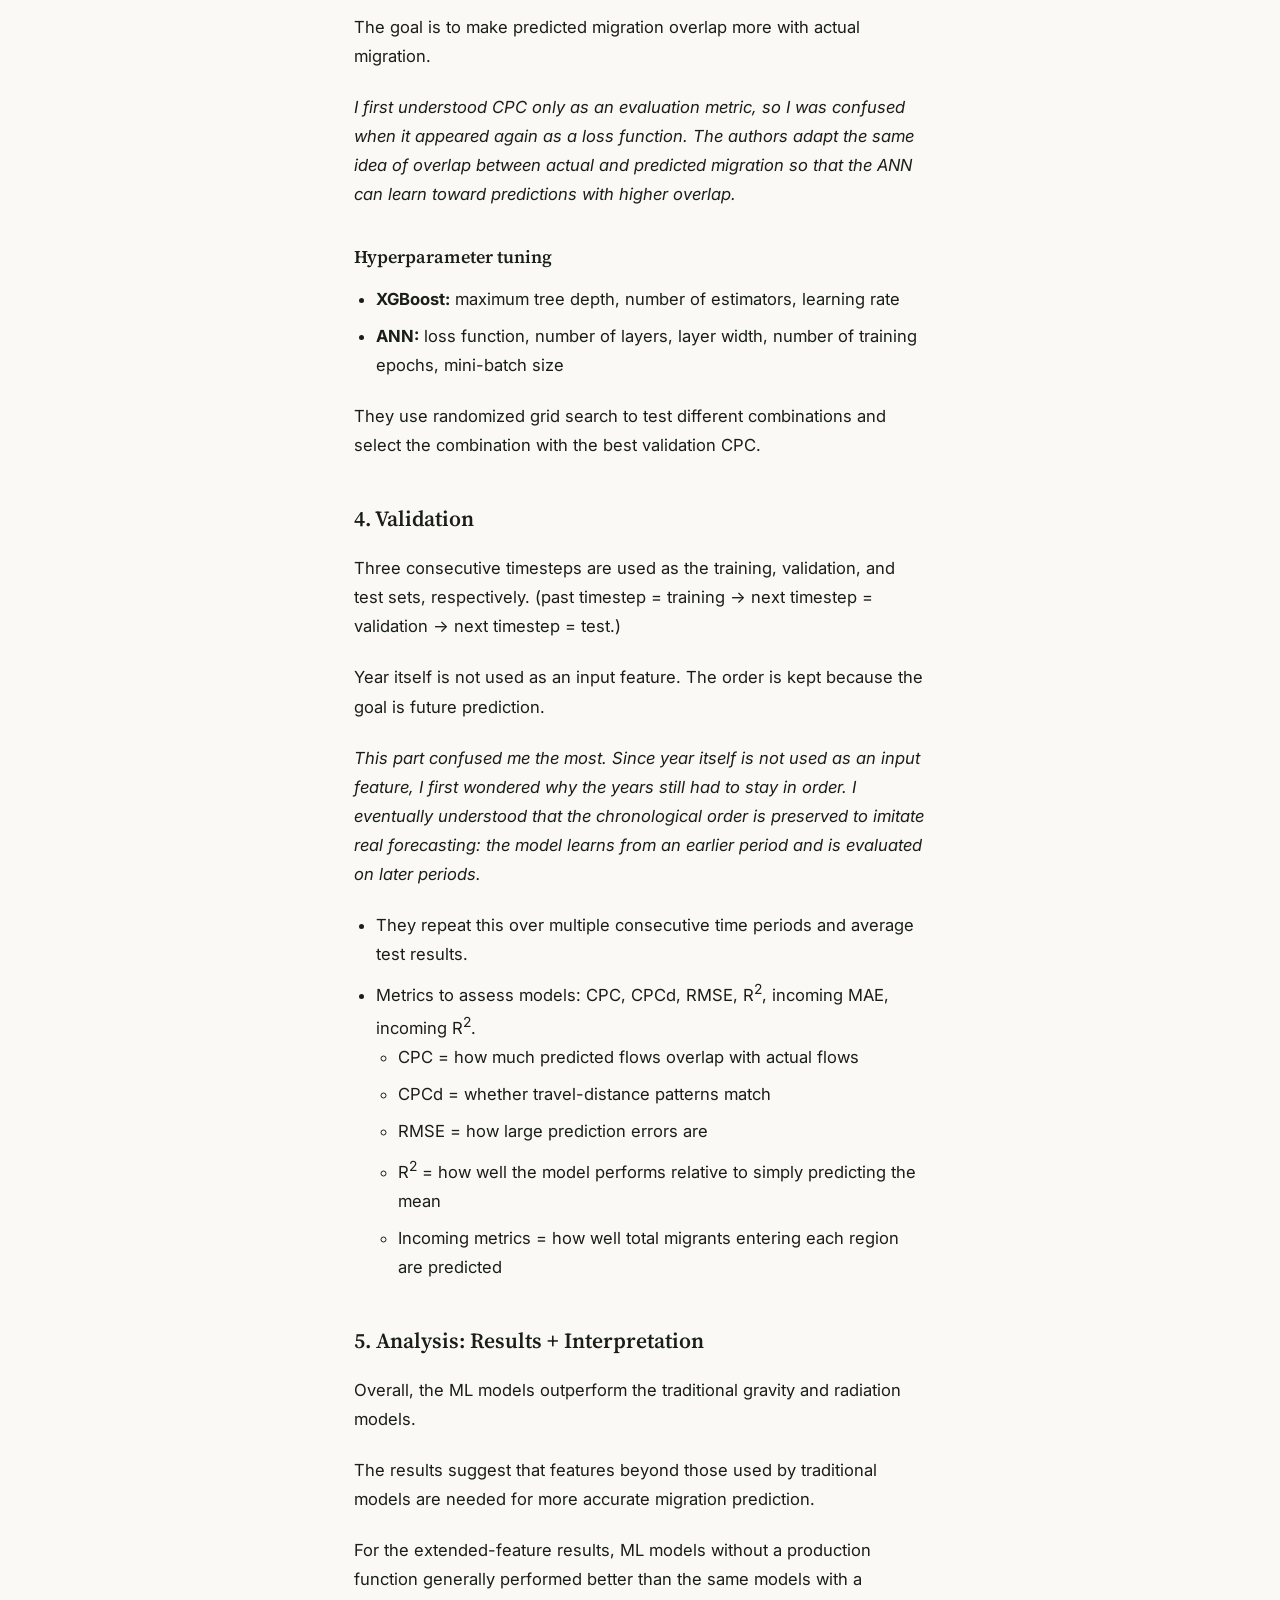
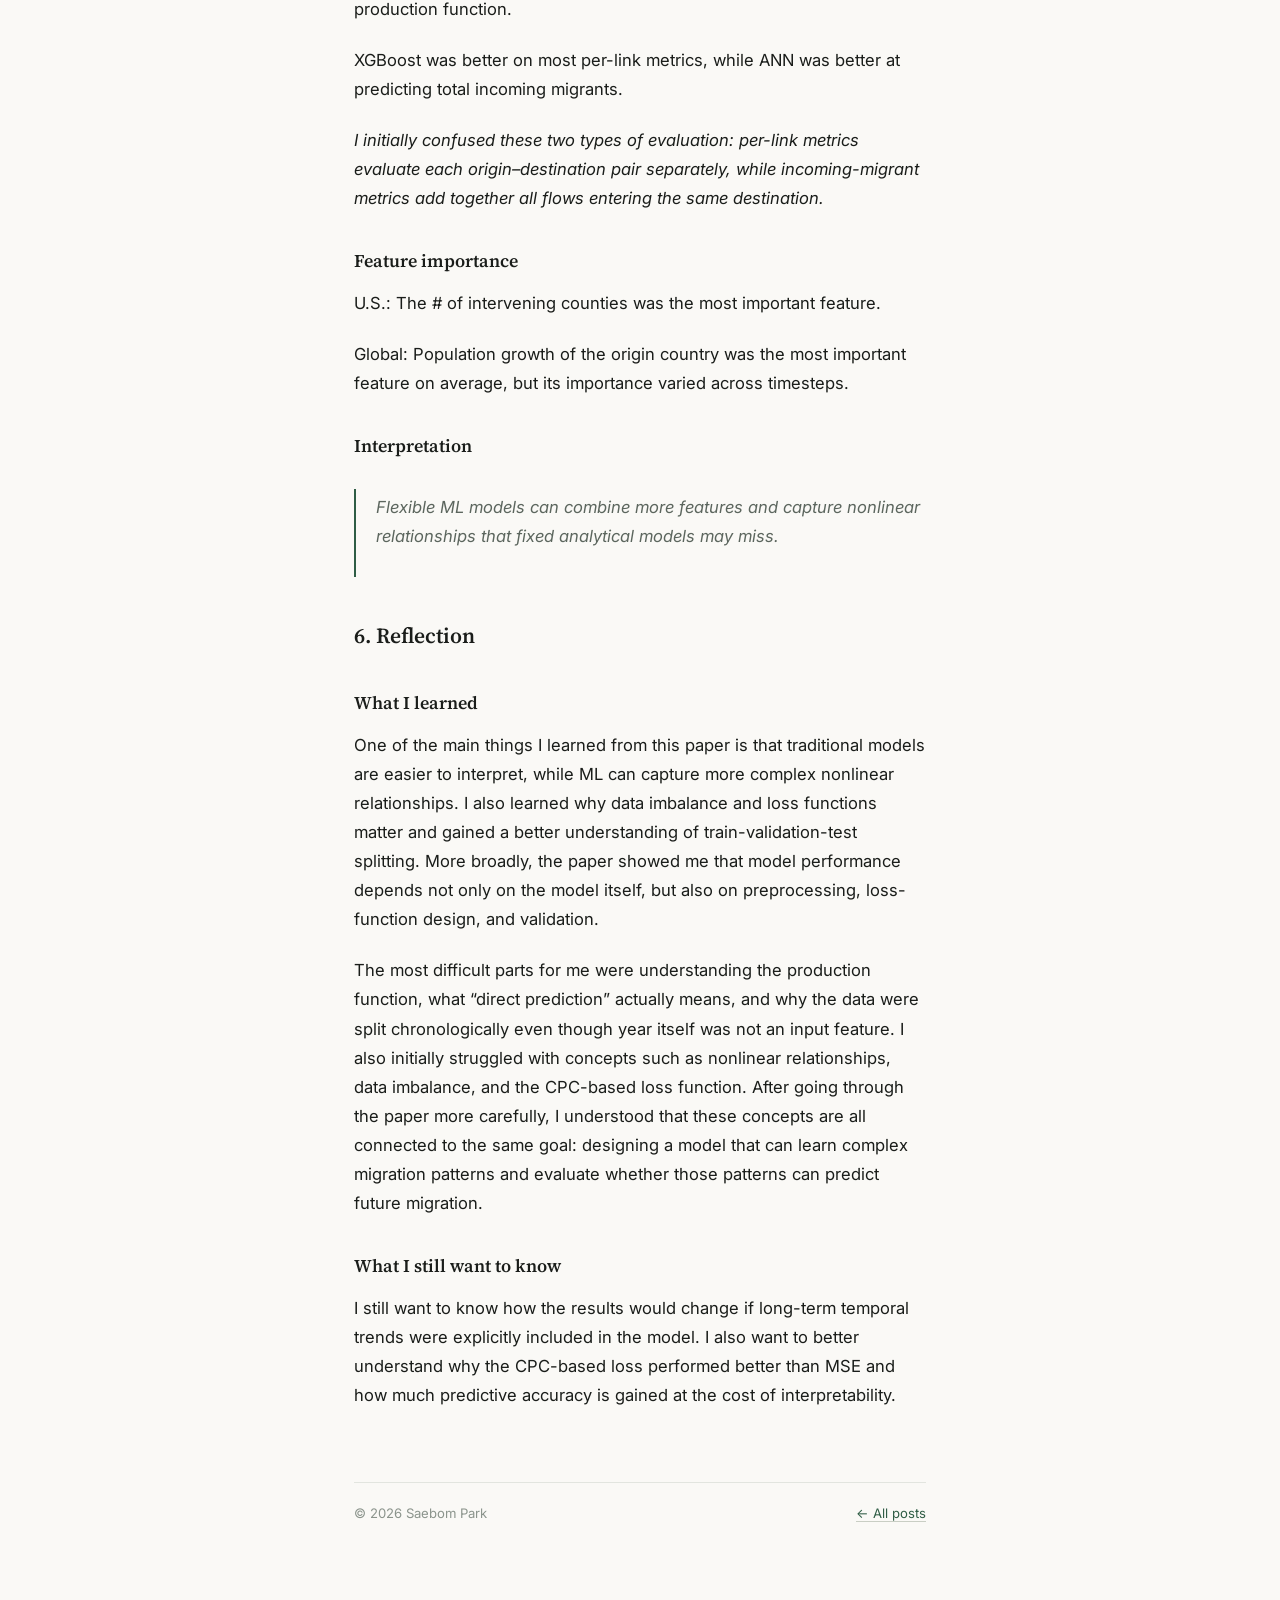
<file: posts/can-machine-learning-predict-human-migration-better.html>
<!DOCTYPE html>
<html lang="en">
<head>
<meta charset="UTF-8">
<meta name="viewport" content="width=device-width, initial-scale=1.0">
<title>Can Machine Learning Predict Human Migration Better? — Saebom Park</title>
<meta name="description" content="A review of Robinson and Dilkina’s 2018 study comparing machine learning and traditional models for predicting human migration.">
<link rel="preconnect" href="https://fonts.googleapis.com">
<link rel="preconnect" href="https://fonts.gstatic.com" crossorigin>
<link href="https://fonts.googleapis.com/css2?family=Source+Serif+4:wght@400;600;700&family=Inter:ital,wght@0,400;0,500;0,600;1,400&display=swap" rel="stylesheet">
<link rel="stylesheet" href="../style.css">
</head>
<body>

<nav class="nav">
  <a class="nav__brand" href="../index.html">Saebom Park</a>
  <ul class="nav__links">
    <li><a href="../index.html">Home</a></li>
    <li><a href="../cv.html">CV</a></li>
    <li><a href="../blog.html" aria-current="page">Blog</a></li>
  </ul>
</nav>

<main class="page page--narrow">

  <article>
    <header class="post-header">
      <a class="post-header__back" href="../blog.html">&larr; Back to blog</a>
      <div class="post-header__meta">
        <span>September 13, 2026</span>
        <span>·</span>
        <span>Data Science</span>
      </div>
      <h1 class="post-header__title">Can Machine Learning Predict Human Migration Better?</h1>
    </header>

    <div class="post-content">
      <p><em>This post reviews Robinson and Dilkina’s (2018) study on using machine learning to predict human migration. I focus on how the authors build the prediction models, deal with unusual migration data, and compare machine learning with traditional migration models.</em></p>

      <h2>1. Research Context</h2>

      <h3>Why Study Human Migration?</h3>
      <p>Human migration prediction is useful for population planning, infrastructure, labor markets, disease spread, and changes in international trade.</p>

      <h3>Background and Research Gap</h3>
      <p>Recent research focuses on human commuting flows instead of human migration. Traditional mobility models mainly rely on population and distance, while the radiation model also considers intervening opportunities.</p>
      <p>Gravity/radiation models have fixed mathematical forms, so they are interpretable but may miss complex nonlinear relationships.</p>
      <p><em>At first, I thought a linear relationship meant that one variable directly causes an outcome. However, here it simply means that the effect of a variable is assumed to follow a relatively fixed mathematical relationship, while ML models can capture more complex nonlinear patterns.</em></p>

      <h3>Research Objective</h3>
      <p>The paper does not state explicit research questions. However, its main objective is to examine whether machine learning models can predict human migration more accurately than traditional gravity and radiation models.</p>

      <h3>Proposed Approach</h3>
      <p>Use XGBoost and ANN to directly predict the number of migrants moving from an origin zone to a destination zone using features of the origin, features of the destination, and the between-zone features.</p>

      <h2>2. Data</h2>

      <h3>USA Migration dataset</h3>
      <p>The dataset covers yearly intra-country migration among 3,106 U.S. counties from 2004 to 2014 using IRS Tax-Stats data.</p>
      <p>The authors supplement the migration data with seven per-county features, taken from U.S. Census estimates and calculated using Census TIGER line maps of U.S. county boundaries:</p>
      <ul>
        <li>population</li>
        <li>land area</li>
        <li>population density</li>
        <li>median household income</li>
        <li>county water area</li>
        <li>whether the county is coastal</li>
        <li>number of neighboring counties</li>
      </ul>
      <p>They also add between-county features based on the radiation model’s idea of intervening opportunities, including distance, intervening population, intervening land area, intervening number of counties, intervening population density, and intervening median income.</p>

      <h3>Global Migration dataset</h3>
      <p>The dataset contains decadal inter-country migration flows among 207 countries using the World Bank Global Bilateral Migration Database. It includes five timesteps, one every 10 years from 1960 to 2000.</p>
      <p>The authors supplement the migration data with five per-country features:</p>
      <ul>
        <li>population</li>
        <li>population density</li>
        <li>population growth</li>
        <li>agricultural emissions</li>
        <li>land area</li>
      </ul>
      <p>These features come from the World Bank World Development Indicators.</p>
      <p>They also include three between-country features:</p>
      <ul>
        <li>distance</li>
        <li>intervening population</li>
        <li>intervening land area</li>
      </ul>
      <p>These between-country features describe the relationship between the origin and destination countries and are used as additional inputs for predicting migration flows.</p>

      <h3>Major characteristics of the data</h3>
      <p>Each observation is one origin–destination pair. Input includes origin features, destination features, and between-zone features. The target is the number of migrants.</p>

      <h3>Important issue with the dataset</h3>
      <p>Data are highly zero-inflated. Most pairs have zero migration, especially in the U.S. dataset. (This means that if we don’t solve this issue, just saying “0 migrating” without any study will be correct 99%. No meaning of analyzing!)</p>

      <h3>Pre-processing</h3>
      <p>The authors keep all nonzero migration samples but randomly sample only a portion of the zero-migration samples during training using the downsampling parameter <em>k</em>. The full datasets are still used for validation and testing.</p>

      <h2>3. Method</h2>

      <h3>Traditional models</h3>
      <p>Gravity/radiation models first estimate total leaving migrants using a production function, then distribute them across destinations.</p>
      <p><em>I initially thought the production function was the migration model itself, but it is simply a step that estimates how many people leave an origin zone in total before the traditional model distributes them across destinations.</em></p>

      <h3>Machine Learning Approach</h3>
      <p>XGBoost/ANN directly predict the number moving from zone <em>i</em> to zone <em>j</em>, without needing the production function.</p>
      <p><em>The word “directly” confused me at first because it sounded like the model simply guesses the migration number. In fact, it learns a relationship from training data between the input features and the actual migration flow, and then uses that learned relationship to predict.</em></p>

      <h3>XGBoost (Extreme Gradient Boosting regression)</h3>
      <p>Many decision trees are built sequentially. Later trees correct errors left by earlier trees.</p>

      <h3>ANN (Artificial Neural network model)</h3>
      <p>Features pass through dense layers with ReLU. ReLU turns negative values into zero and keeps positive values unchanged.</p>
      <p>The model repeatedly updates weights to reduce loss.</p>
      <p><em>I initially could not understand what an epoch meant. I learned that the model updates its weights after each mini-batch, so every new epoch starts with an already updated model.</em></p>

      <h3>Custom loss</h3>
      <p>The authors develop a CPC-based loss because the migration data are highly zero-inflated and long-tailed, and CPC is one of their key evaluation metrics.</p>
      <p>The goal is to make predicted migration overlap more with actual migration.</p>
      <p><em>I first understood CPC only as an evaluation metric, so I was confused when it appeared again as a loss function. The authors adapt the same idea of overlap between actual and predicted migration so that the ANN can learn toward predictions with higher overlap.</em></p>

      <h3>Hyperparameter tuning</h3>
      <ul>
        <li><strong>XGBoost:</strong> maximum tree depth, number of estimators, learning rate</li>
        <li><strong>ANN:</strong> loss function, number of layers, layer width, number of training epochs, mini-batch size</li>
      </ul>
      <p>They use randomized grid search to test different combinations and select the combination with the best validation CPC.</p>

      <h2>4. Validation</h2>
      <p>Three consecutive timesteps are used as the training, validation, and test sets, respectively. (past timestep = training → next timestep = validation → next timestep = test.)</p>
      <p>Year itself is not used as an input feature. The order is kept because the goal is future prediction.</p>
      <p><em>This part confused me the most. Since year itself is not used as an input feature, I first wondered why the years still had to stay in order. I eventually understood that the chronological order is preserved to imitate real forecasting: the model learns from an earlier period and is evaluated on later periods.</em></p>
      <ul>
        <li>They repeat this over multiple consecutive time periods and average test results.</li>
        <li>Metrics to assess models: CPC, CPCd, RMSE, R<sup>2</sup>, incoming MAE, incoming R<sup>2</sup>.
          <ul>
            <li>CPC = how much predicted flows overlap with actual flows</li>
            <li>CPCd = whether travel-distance patterns match</li>
            <li>RMSE = how large prediction errors are</li>
            <li>R<sup>2</sup> = how well the model performs relative to simply predicting the mean</li>
            <li>Incoming metrics = how well total migrants entering each region are predicted</li>
          </ul>
        </li>
      </ul>

      <h2>5. Analysis: Results + Interpretation</h2>
      <p>Overall, the ML models outperform the traditional gravity and radiation models.</p>
      <p>The results suggest that features beyond those used by traditional models are needed for more accurate migration prediction.</p>
      <p>For the extended-feature results, ML models without a production function generally performed better than the same models with a production function.</p>
      <p>XGBoost was better on most per-link metrics, while ANN was better at predicting total incoming migrants.</p>
      <p><em>I initially confused these two types of evaluation: per-link metrics evaluate each origin–destination pair separately, while incoming-migrant metrics add together all flows entering the same destination.</em></p>

      <h3>Feature importance</h3>
      <p>U.S.: The # of intervening counties was the most important feature.</p>
      <p>Global: Population growth of the origin country was the most important feature on average, but its importance varied across timesteps.</p>

      <h3>Interpretation</h3>
      <blockquote>
        <p>Flexible ML models can combine more features and capture nonlinear relationships that fixed analytical models may miss.</p>
      </blockquote>

      <h2>6. Reflection</h2>

      <h3>What I learned</h3>
      <p>One of the main things I learned from this paper is that traditional models are easier to interpret, while ML can capture more complex nonlinear relationships. I also learned why data imbalance and loss functions matter and gained a better understanding of train-validation-test splitting. More broadly, the paper showed me that model performance depends not only on the model itself, but also on preprocessing, loss-function design, and validation.</p>
      <p>The most difficult parts for me were understanding the production function, what “direct prediction” actually means, and why the data were split chronologically even though year itself was not an input feature. I also initially struggled with concepts such as nonlinear relationships, data imbalance, and the CPC-based loss function. After going through the paper more carefully, I understood that these concepts are all connected to the same goal: designing a model that can learn complex migration patterns and evaluate whether those patterns can predict future migration.</p>

      <h3>What I still want to know</h3>
      <p>I still want to know how the results would change if long-term temporal trends were explicitly included in the model. I also want to better understand why the CPC-based loss performed better than MSE and how much predictive accuracy is gained at the cost of interpretability.</p>
    </div>
  </article>

  <footer class="page__footer">
    <span>© 2026 Saebom Park</span>
    <a href="../blog.html">&larr; All posts</a>
  </footer>

</main>

</body>
</html>
</file>
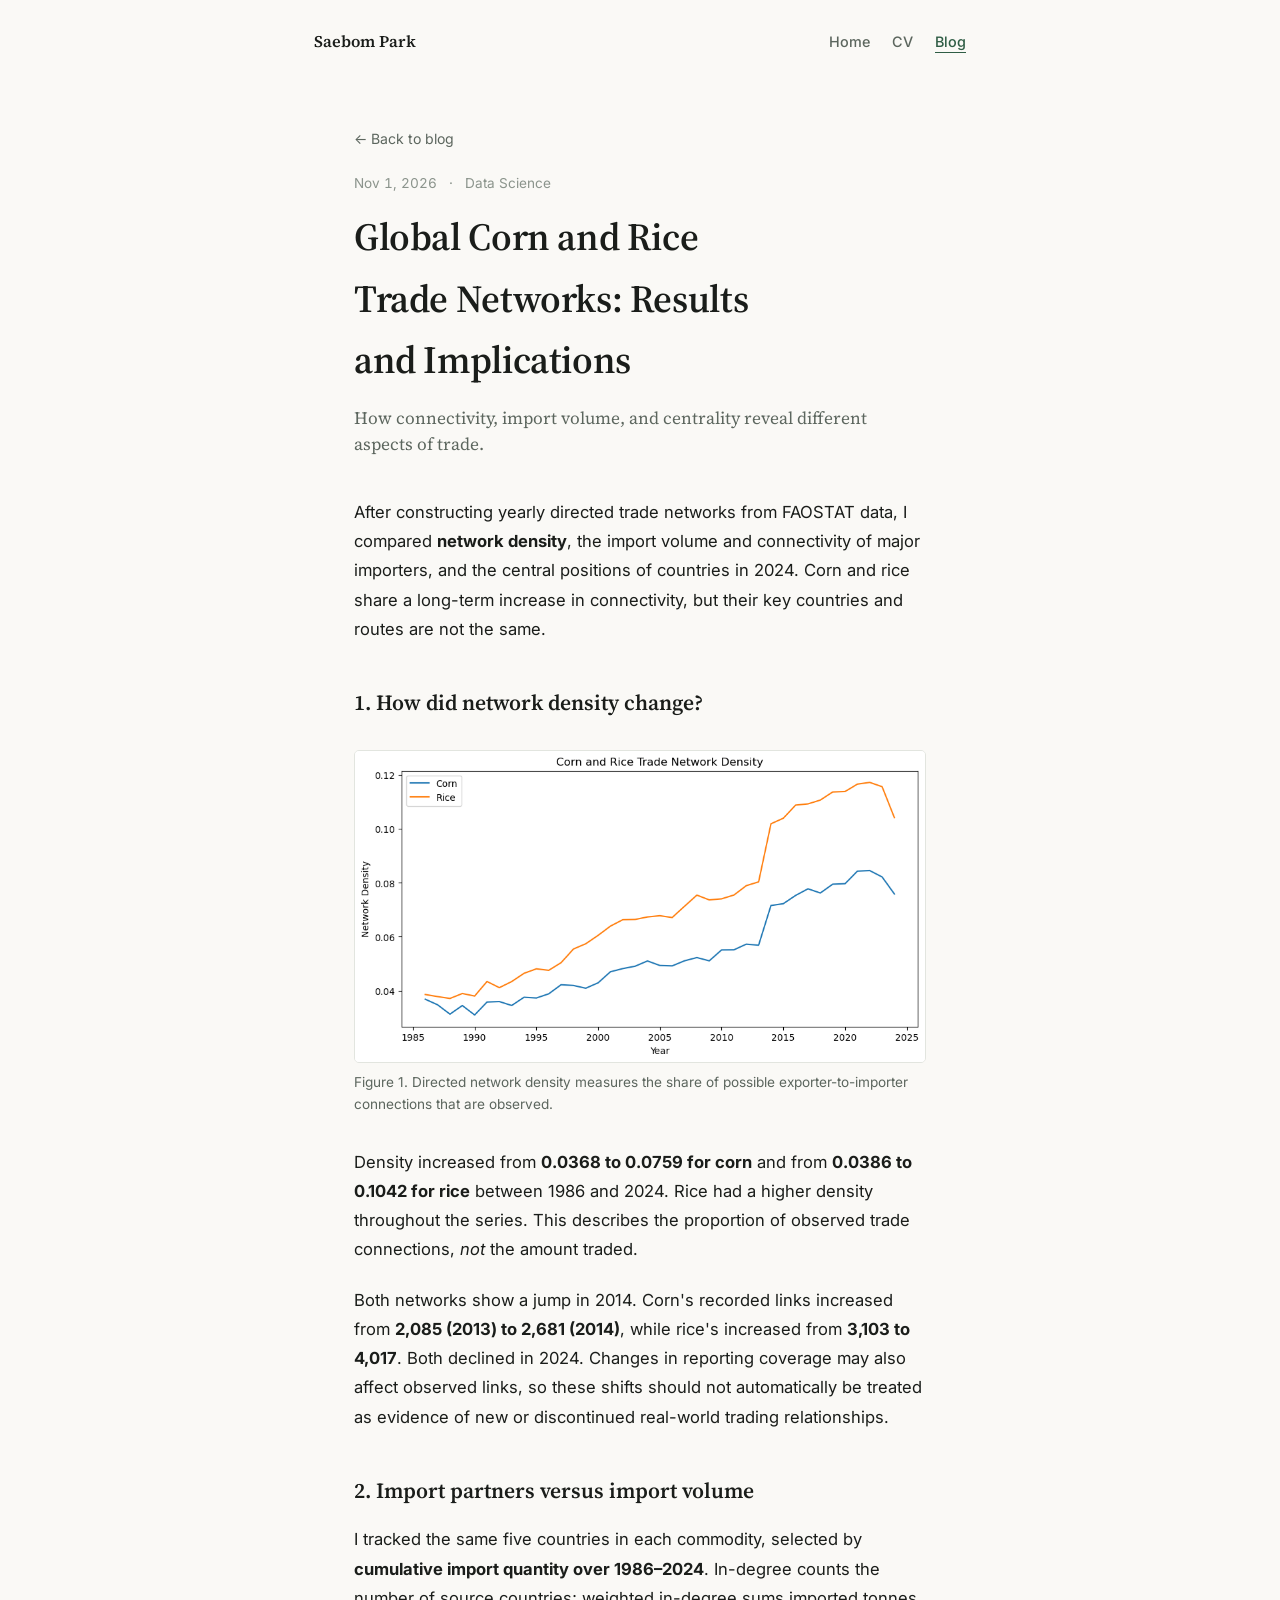
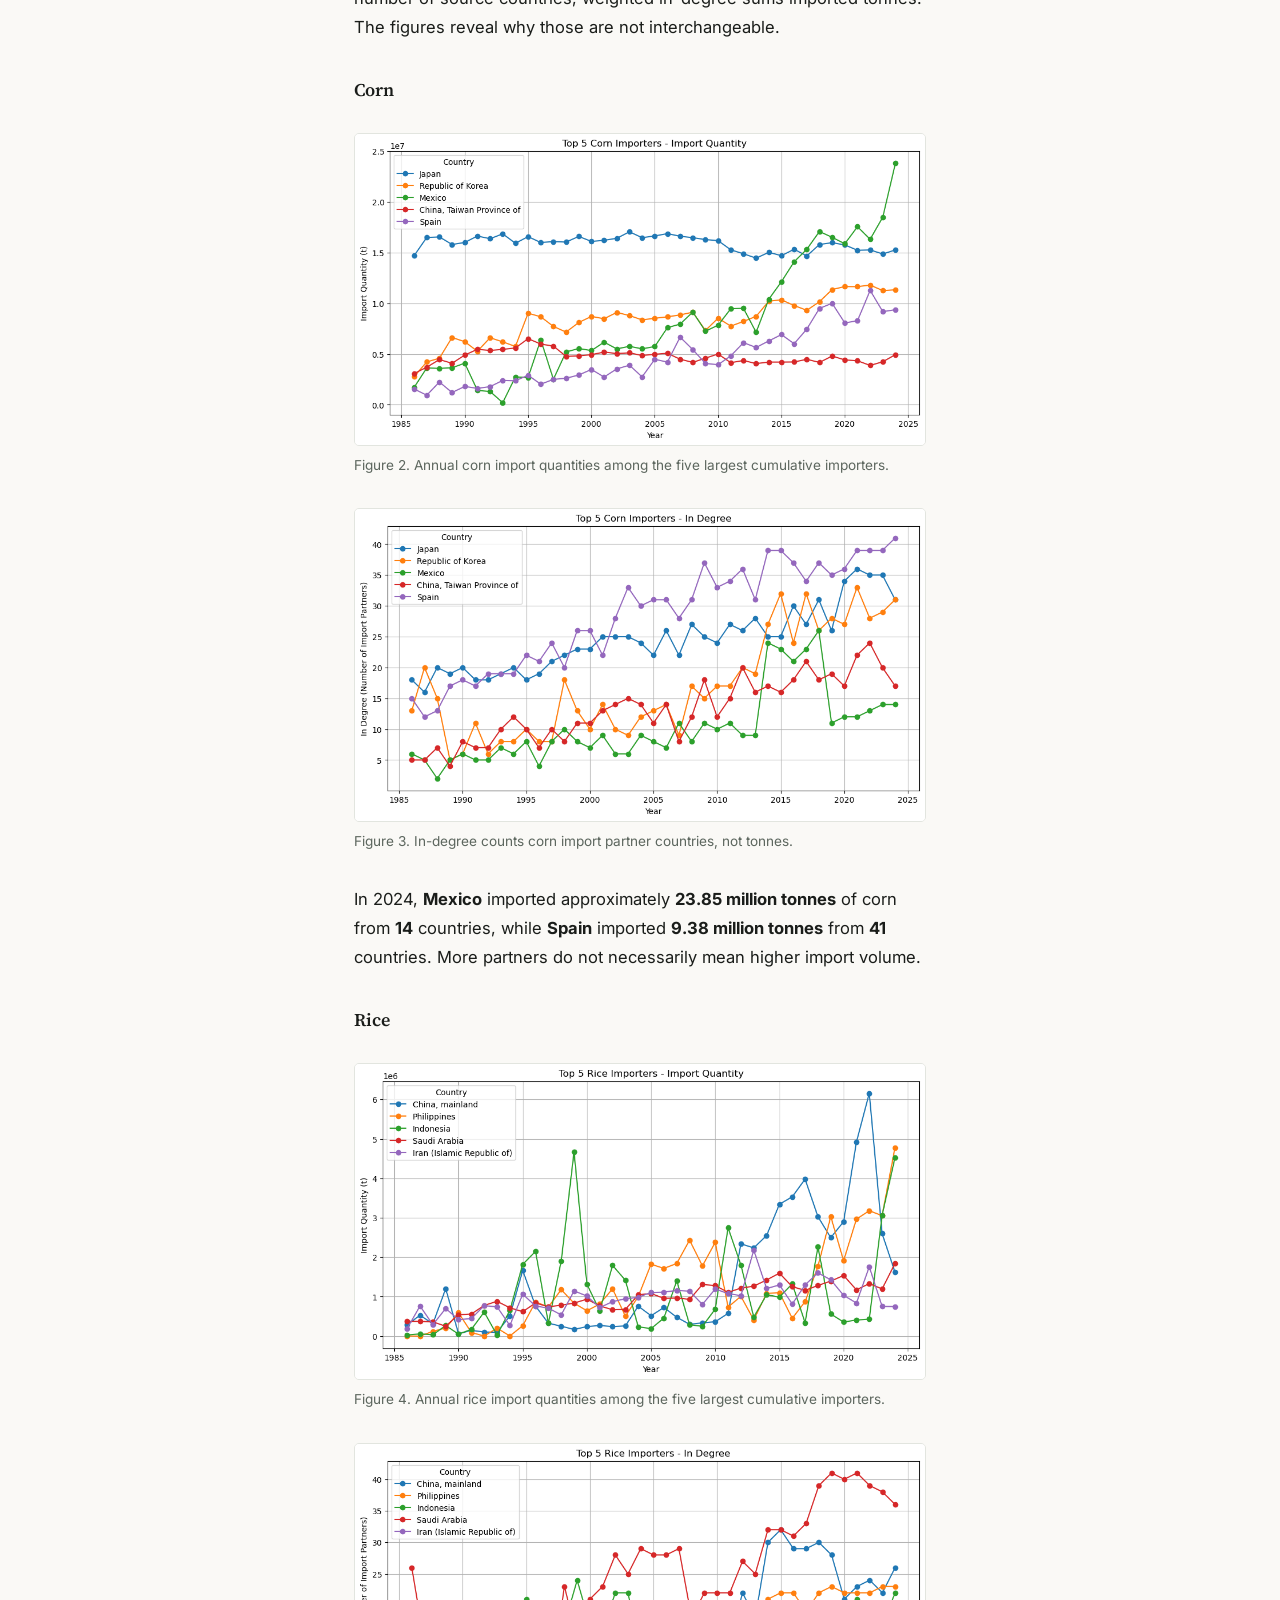
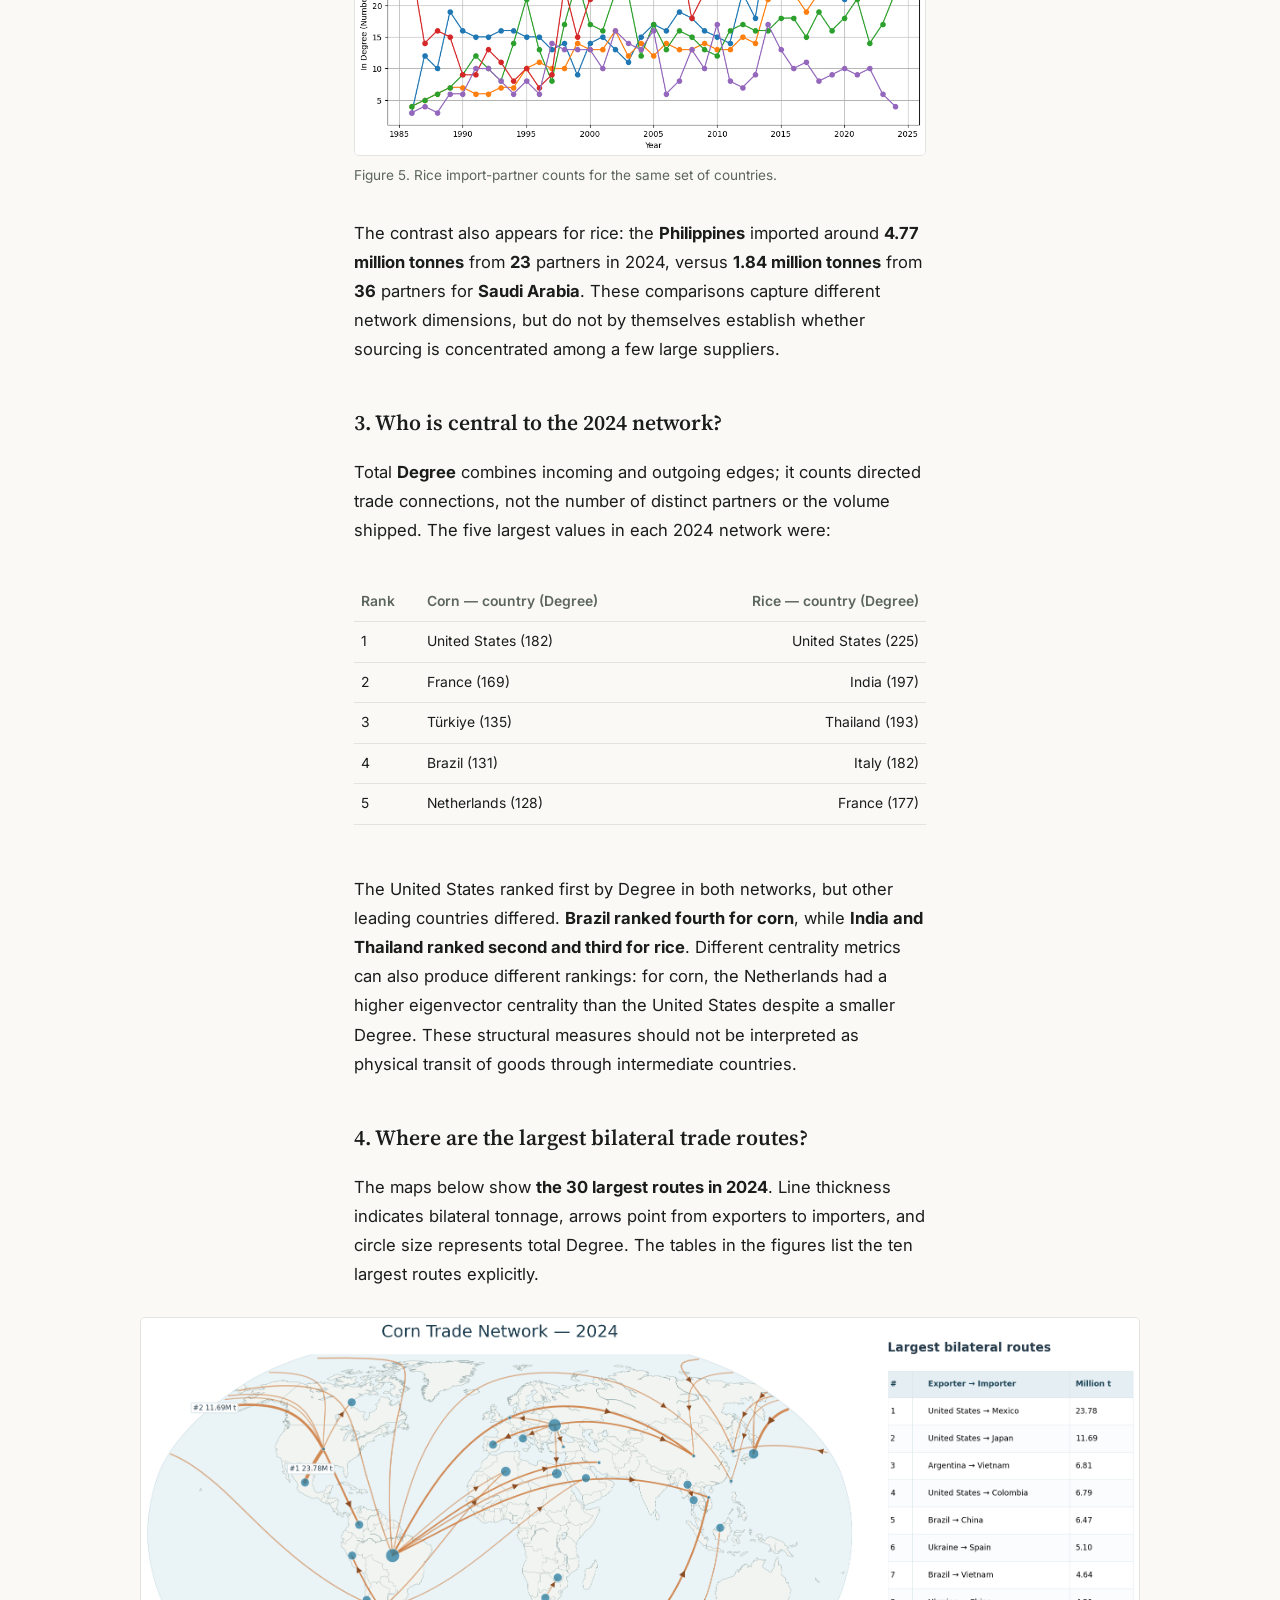
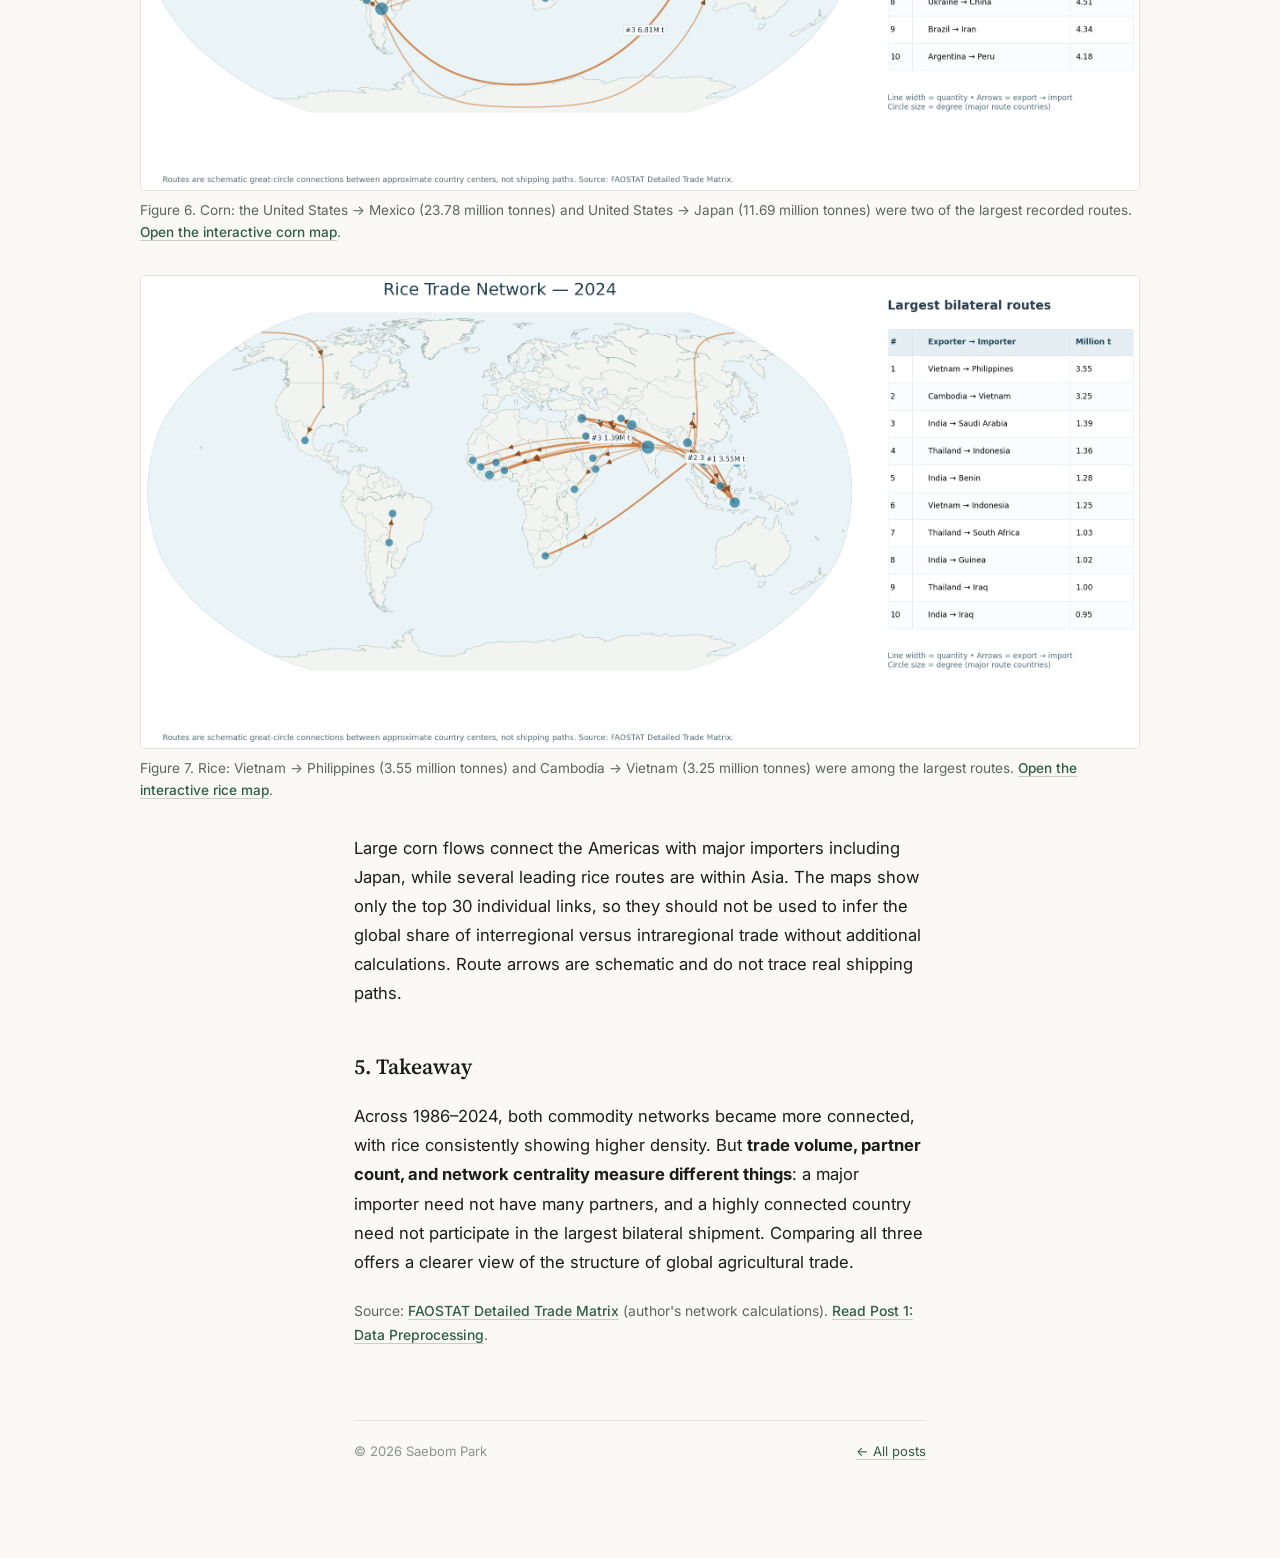
<file: posts/global-corn-rice-trade-networks-results.html>
<!DOCTYPE html>
<html lang="en">
<head>
<meta charset="UTF-8">
<meta name="viewport" content="width=device-width, initial-scale=1.0">
<title>Global Corn and Rice Trade Networks: Results and Implications — Saebom Park</title>
<meta name="description" content="Comparing global corn and rice network density, import partners, trade volumes, centrality, and the largest bilateral routes from 1986 to 2024.">
<link rel="preconnect" href="https://fonts.googleapis.com">
<link rel="preconnect" href="https://fonts.gstatic.com" crossorigin>
<link href="https://fonts.googleapis.com/css2?family=Source+Serif+4:wght@400;600;700&family=Inter:ital,wght@0,400;0,500;0,600;1,400&display=swap" rel="stylesheet">
<link rel="stylesheet" href="../style.css">
<style>
  .trade-figure {margin:28px 0 32px;}
  .trade-figure img {max-width:100%;width:100%;height:auto;display:block;border-radius:5px;border:1px solid var(--border,#e2e5df);background:white;}
  .trade-figure figcaption {font-size:.85rem;line-height:1.6;color:var(--text-muted,#5c665e);margin-top:9px;}
  .trade-figure--wide {width:min(1000px,calc(100vw - 32px));max-width:none;position:relative;left:50%;transform:translateX(-50%);}
  .trade-figure--wide img {width:100%;}
  .trade-data-table {width:100%;border-collapse:collapse;font-size:.87rem;line-height:1.55;margin:14px 0 25px;}
  .trade-data-table th, .trade-data-table td {border-bottom:1px solid var(--border,#e2e5df);padding:9px 7px;text-align:left;vertical-align:top;}
  .trade-data-table th {color:var(--text-muted,#5c665e);font-weight:600;}
  .trade-data-table td:last-child,.trade-data-table th:last-child {text-align:right;}
  .trade-table-wrap {overflow-x:auto;margin:12px 0 25px;}
  .trade-muted {color:var(--text-muted,#5c665e);font-size:.87rem;}
  .trade-next {margin-top:38px;border-top:1px solid var(--border,#e2e5df);padding-top:18px;}
  @media(max-width:650px){.trade-figure--wide {width:calc(100vw - 28px);}.trade-figure figcaption{font-size:.78rem;}}
</style>
</head>
<body>
<nav class="nav">
  <a class="nav__brand" href="../index.html">Saebom Park</a>
  <ul class="nav__links">
    <li><a href="../index.html">Home</a></li>
    <li><a href="../cv.html">CV</a></li>
    <li><a href="../blog.html" aria-current="page">Blog</a></li>
  </ul>
</nav>
<main class="page page--narrow">
  <article>
    <header class="post-header">
      <a class="post-header__back" href="../blog.html">&larr; Back to blog</a>
      <div class="post-header__meta"><time datetime="2026-11-01">Nov 1, 2026</time><span>·</span><span>Data Science</span></div>
      <h1 class="post-header__title">Global Corn and Rice Trade Networks: Results and Implications</h1>
      <p class="post-header__dek">How connectivity, import volume, and centrality reveal different aspects of trade.</p>
    </header>
    <div class="post-content">
<p>After constructing yearly directed trade networks from FAOSTAT data, I compared <strong>network density</strong>, the import volume and connectivity of major importers, and the central positions of countries in 2024. Corn and rice share a long-term increase in connectivity, but their key countries and routes are not the same.</p>
<h2>1. How did network density change?</h2>
<figure class="trade-figure"><img loading="lazy" src="../assets/fao-trade-network/density-1986-2024.png" alt="Line chart of annual corn and rice network density from 1986 to 2024"><figcaption>Figure 1. Directed network density measures the share of possible exporter-to-importer connections that are observed.</figcaption></figure>
<p>Density increased from <strong>0.0368 to 0.0759 for corn</strong> and from <strong>0.0386 to 0.1042 for rice</strong> between 1986 and 2024. Rice had a higher density throughout the series. This describes the proportion of observed trade connections, <em>not</em> the amount traded.</p>
<p>Both networks show a jump in 2014. Corn's recorded links increased from <strong>2,085 (2013) to 2,681 (2014)</strong>, while rice's increased from <strong>3,103 to 4,017</strong>. Both declined in 2024. Changes in reporting coverage may also affect observed links, so these shifts should not automatically be treated as evidence of new or discontinued real-world trading relationships.</p>
<h2>2. Import partners versus import volume</h2>
<p>I tracked the same five countries in each commodity, selected by <strong>cumulative import quantity over 1986–2024</strong>. In-degree counts the number of source countries; weighted in-degree sums imported tonnes. The figures reveal why those are not interchangeable.</p>
<h3>Corn</h3>
<figure class="trade-figure"><img loading="lazy" src="../assets/fao-trade-network/corn-import-volume.png" alt="Corn import quantity trends for the five largest cumulative importers"><figcaption>Figure 2. Annual corn import quantities among the five largest cumulative importers.</figcaption></figure>
<figure class="trade-figure"><img loading="lazy" src="../assets/fao-trade-network/corn-in-degree.png" alt="Number of corn import partners over time for the same five countries"><figcaption>Figure 3. In-degree counts corn import partner countries, not tonnes.</figcaption></figure>
<p>In 2024, <strong>Mexico</strong> imported approximately <strong>23.85 million tonnes</strong> of corn from <strong>14</strong> countries, while <strong>Spain</strong> imported <strong>9.38 million tonnes</strong> from <strong>41</strong> countries. More partners do not necessarily mean higher import volume.</p>
<h3>Rice</h3>
<figure class="trade-figure"><img loading="lazy" src="../assets/fao-trade-network/rice-import-volume.png" alt="Rice import quantity trends for the five largest cumulative importers"><figcaption>Figure 4. Annual rice import quantities among the five largest cumulative importers.</figcaption></figure>
<figure class="trade-figure"><img loading="lazy" src="../assets/fao-trade-network/rice-in-degree.png" alt="Number of rice import partners over time for the same five countries"><figcaption>Figure 5. Rice import-partner counts for the same set of countries.</figcaption></figure>
<p>The contrast also appears for rice: the <strong>Philippines</strong> imported around <strong>4.77 million tonnes</strong> from <strong>23</strong> partners in 2024, versus <strong>1.84 million tonnes</strong> from <strong>36</strong> partners for <strong>Saudi Arabia</strong>. These comparisons capture different network dimensions, but do not by themselves establish whether sourcing is concentrated among a few large suppliers.</p>
<h2>3. Who is central to the 2024 network?</h2>
<p>Total <strong>Degree</strong> combines incoming and outgoing edges; it counts directed trade connections, not the number of distinct partners or the volume shipped. The five largest values in each 2024 network were:</p>
<div class="trade-table-wrap"><table class="trade-data-table"><thead><tr><th>Rank</th><th>Corn — country (Degree)</th><th>Rice — country (Degree)</th></tr></thead><tbody>
<tr><td>1</td><td>United States (182)</td><td>United States (225)</td></tr>
<tr><td>2</td><td>France (169)</td><td>India (197)</td></tr>
<tr><td>3</td><td>Türkiye (135)</td><td>Thailand (193)</td></tr>
<tr><td>4</td><td>Brazil (131)</td><td>Italy (182)</td></tr>
<tr><td>5</td><td>Netherlands (128)</td><td>France (177)</td></tr>
</tbody></table></div>
<p>The United States ranked first by Degree in both networks, but other leading countries differed. <strong>Brazil ranked fourth for corn</strong>, while <strong>India and Thailand ranked second and third for rice</strong>. Different centrality metrics can also produce different rankings: for corn, the Netherlands had a higher eigenvector centrality than the United States despite a smaller Degree. These structural measures should not be interpreted as physical transit of goods through intermediate countries.</p>
<h2>4. Where are the largest bilateral trade routes?</h2>
<p>The maps below show <strong>the 30 largest routes in 2024</strong>. Line thickness indicates bilateral tonnage, arrows point from exporters to importers, and circle size represents total Degree. The tables in the figures list the ten largest routes explicitly.</p>
<figure class="trade-figure trade-figure--wide"><img loading="lazy" src="../assets/fao-trade-network/corn-network-2024.png" alt="Map and table of 30 largest corn trade routes in 2024, arrows showing direction, line widths showing volume, and bubble sizes showing degree"><figcaption>Figure 6. Corn: the United States → Mexico (23.78 million tonnes) and United States → Japan (11.69 million tonnes) were two of the largest recorded routes. <a href="../assets/fao-trade-network/corn-network-interactive.html" target="_blank" rel="noopener">Open the interactive corn map</a>.</figcaption></figure>
<figure class="trade-figure trade-figure--wide"><img loading="lazy" src="../assets/fao-trade-network/rice-network-2024.png" alt="Map and table of 30 largest rice trade routes in 2024, arrows showing direction, line widths showing volume, and bubble sizes showing degree"><figcaption>Figure 7. Rice: Vietnam → Philippines (3.55 million tonnes) and Cambodia → Vietnam (3.25 million tonnes) were among the largest routes. <a href="../assets/fao-trade-network/rice-network-interactive.html" target="_blank" rel="noopener">Open the interactive rice map</a>.</figcaption></figure>
<p>Large corn flows connect the Americas with major importers including Japan, while several leading rice routes are within Asia. The maps show only the top 30 individual links, so they should not be used to infer the global share of interregional versus intraregional trade without additional calculations. Route arrows are schematic and do not trace real shipping paths.</p>
<h2>5. Takeaway</h2>
<p>Across 1986–2024, both commodity networks became more connected, with rice consistently showing higher density. But <strong>trade volume, partner count, and network centrality measure different things</strong>: a major importer need not have many partners, and a highly connected country need not participate in the largest bilateral shipment. Comparing all three offers a clearer view of the structure of global agricultural trade.</p>
<p class="trade-muted">Source: <a href="https://www.fao.org/faostat/en/#data/TM" target="_blank" rel="noopener">FAOSTAT Detailed Trade Matrix</a> (author's network calculations). <a href="building-global-corn-rice-trade-networks.html">Read Post 1: Data Preprocessing</a>.</p>
</div>
  </article>
  <footer class="page__footer"><span>© 2026 Saebom Park</span><a href="../blog.html">&larr; All posts</a></footer>
</main>
</body>
</html>
</file>
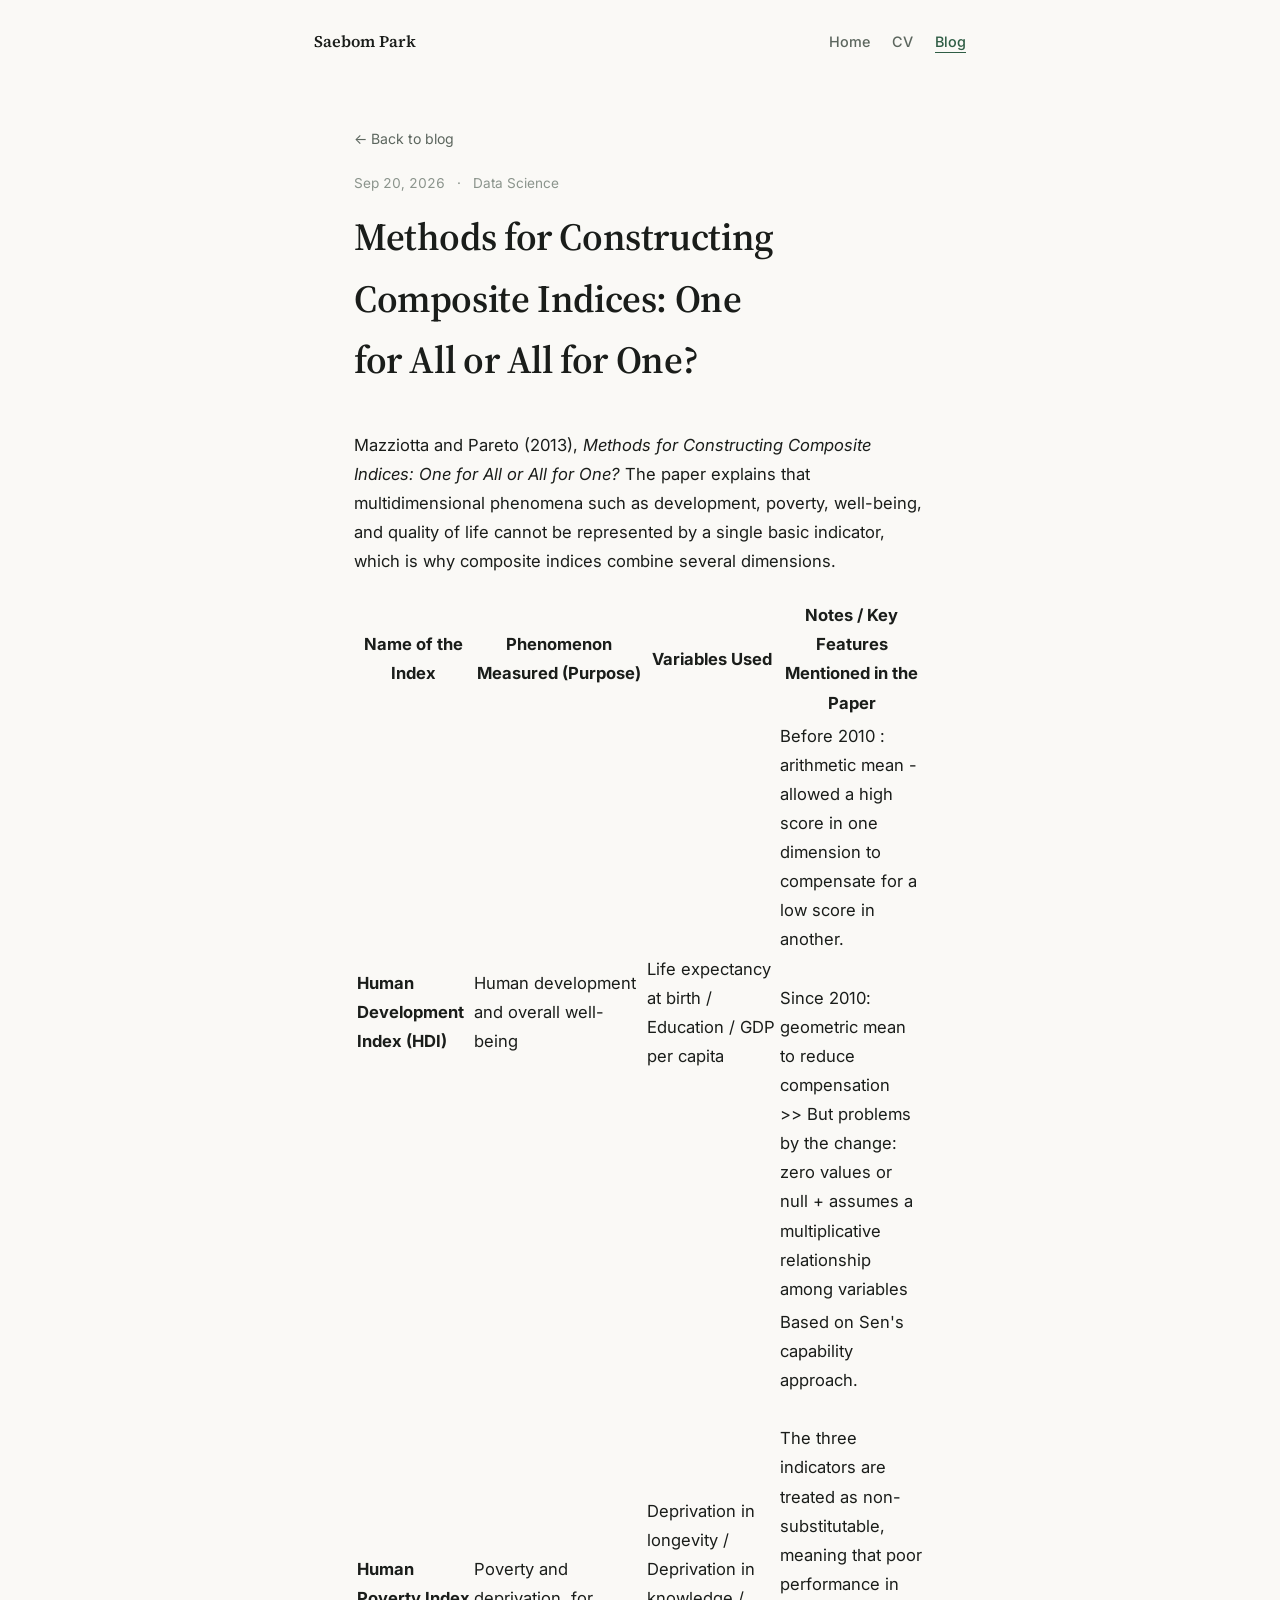
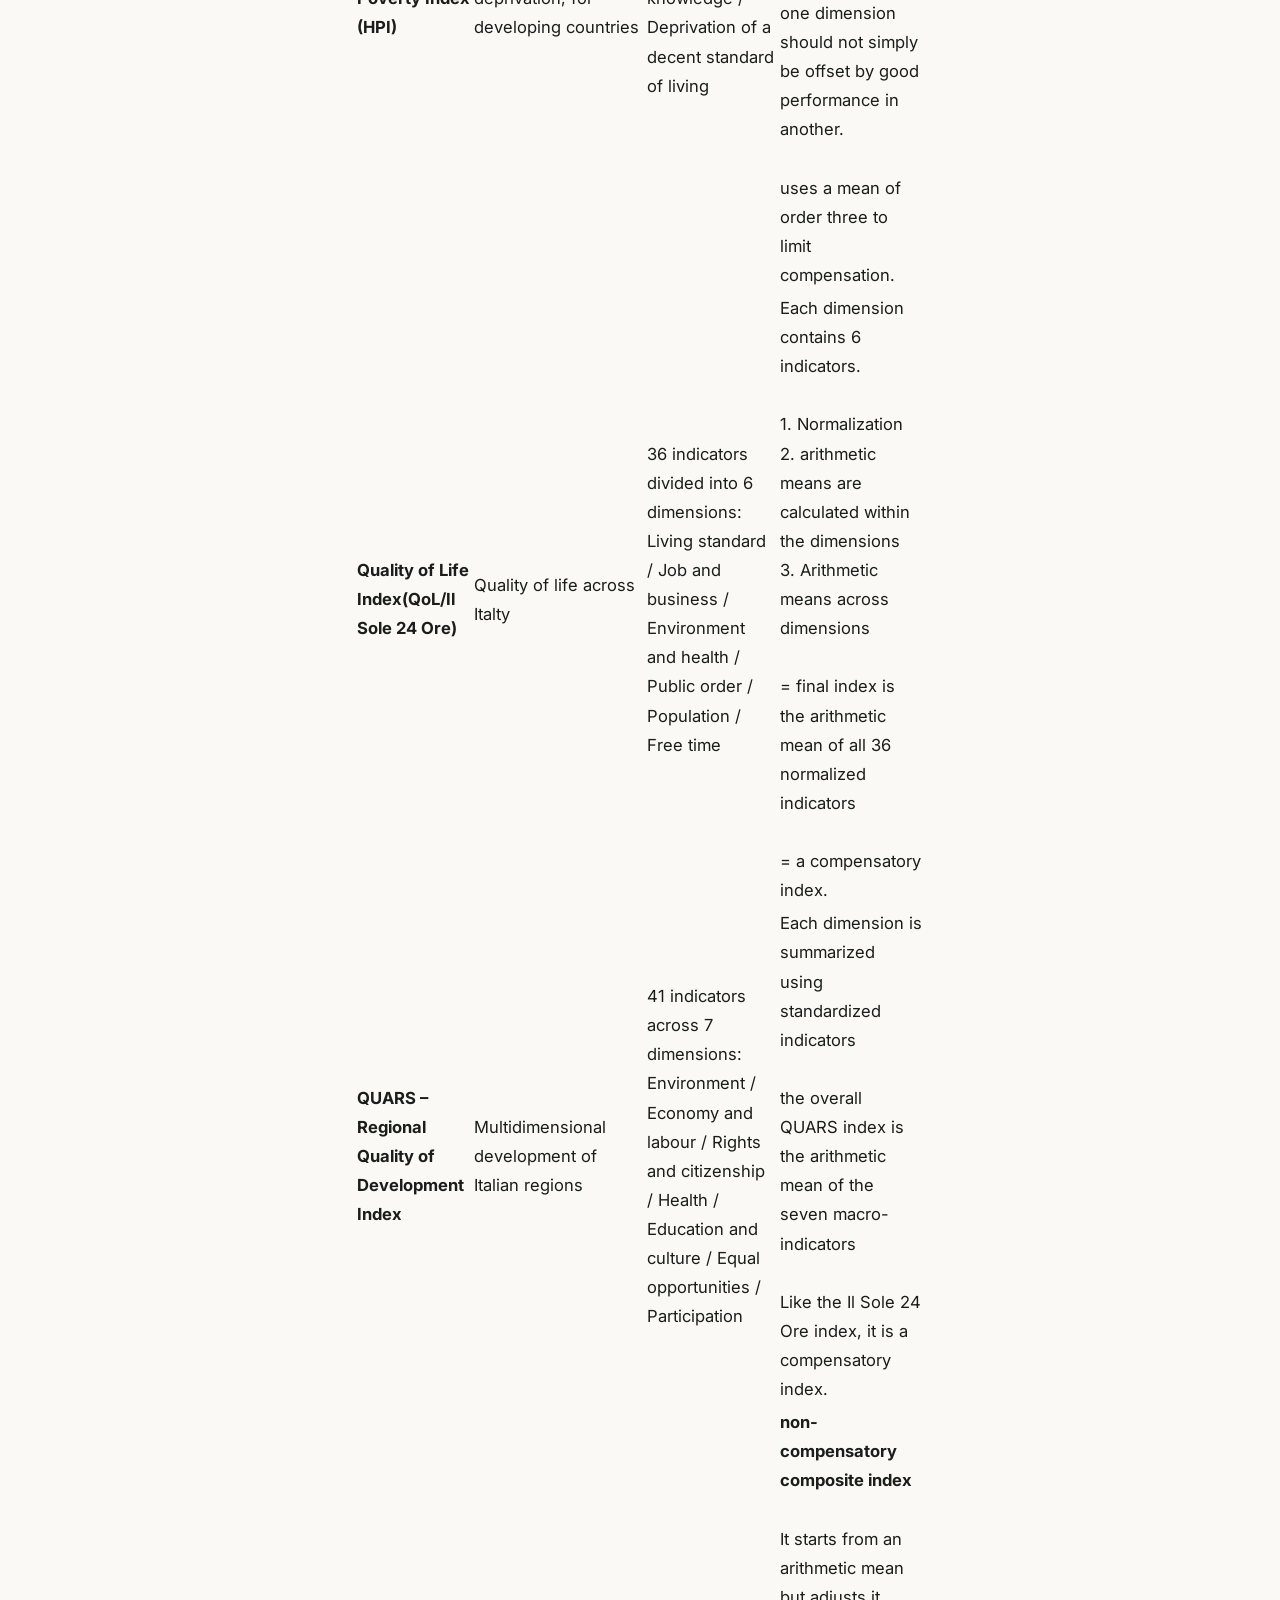
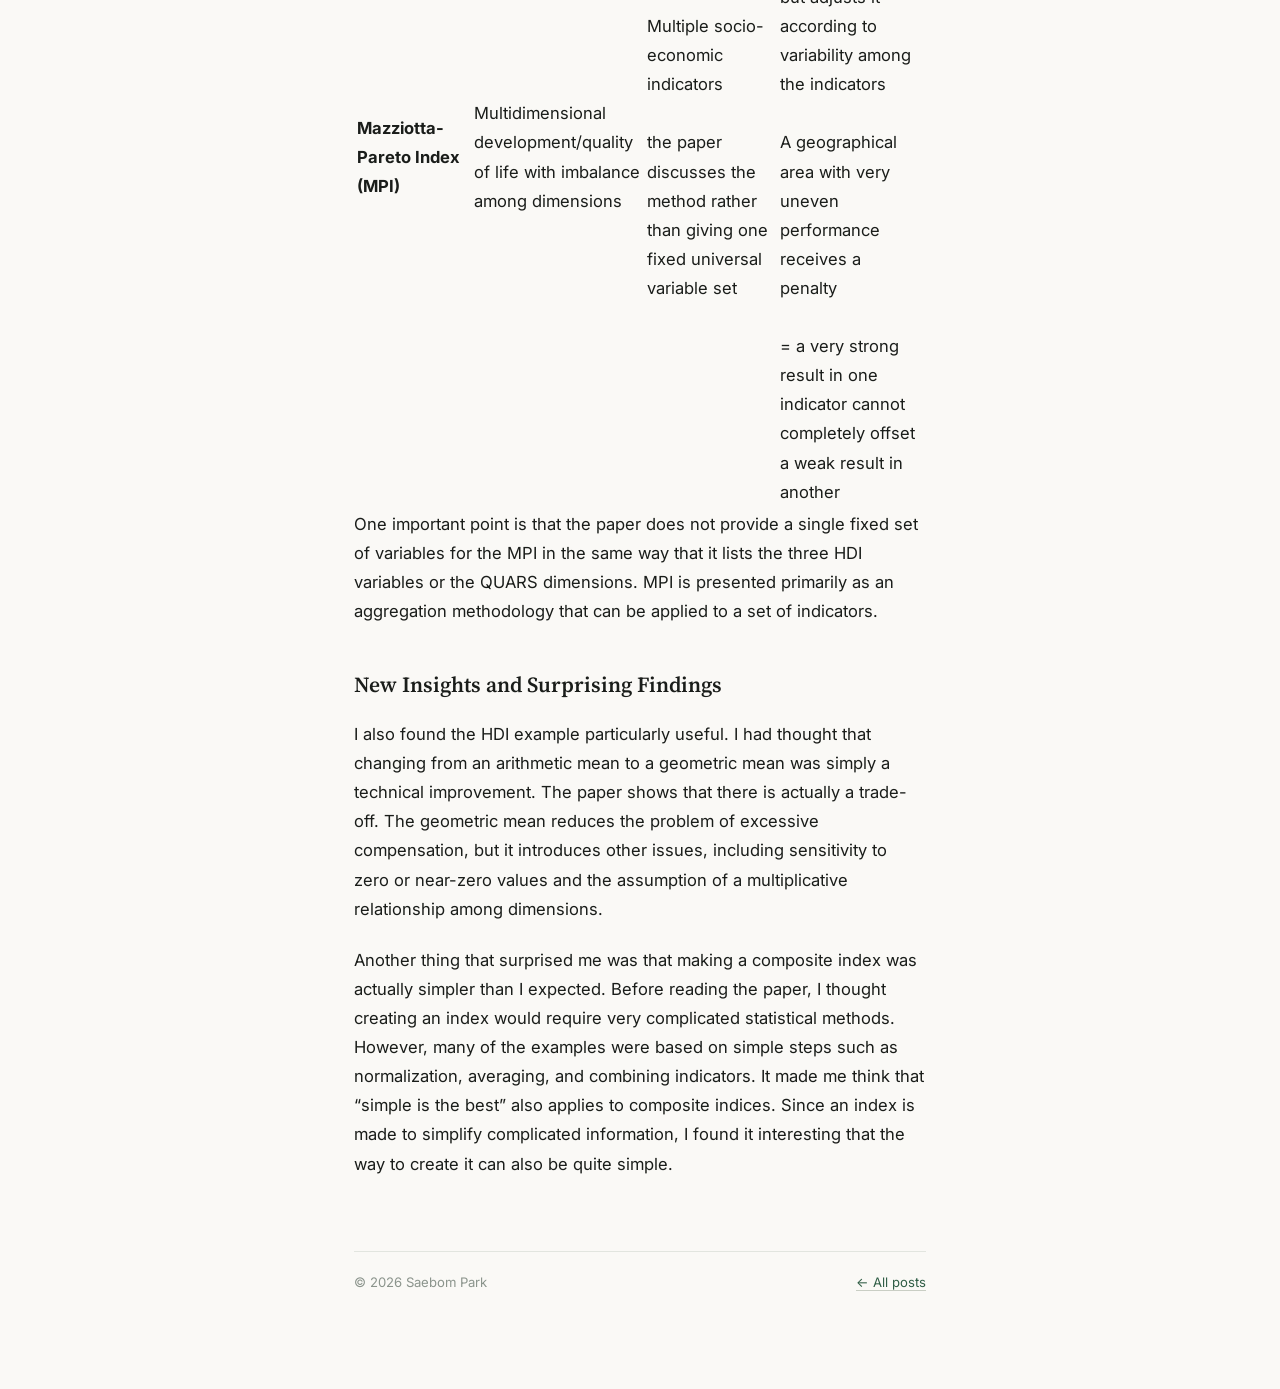
<file: posts/methods-for-constructing-composite-indices.html>
<!DOCTYPE html>
<html lang="en">
<head>
<meta charset="UTF-8">
<meta name="viewport" content="width=device-width, initial-scale=1.0">
<title>Methods for Constructing Composite Indices: One for All or All for One? — Saebom Park</title>
<meta name="description" content="A comparison of composite indices presented by Mazziotta and Pareto (2013), including their purposes, variables, and key features.">
<link rel="preconnect" href="https://fonts.googleapis.com">
<link rel="preconnect" href="https://fonts.gstatic.com" crossorigin>
<link href="https://fonts.googleapis.com/css2?family=Source+Serif+4:wght@400;600;700&family=Inter:ital,wght@0,400;0,500;0,600;1,400&display=swap" rel="stylesheet">
<link rel="stylesheet" href="../style.css">
</head>
<body>

<nav class="nav">
  <a class="nav__brand" href="../index.html">Saebom Park</a>
  <ul class="nav__links">
    <li><a href="../index.html">Home</a></li>
    <li><a href="../cv.html">CV</a></li>
    <li><a href="../blog.html" aria-current="page">Blog</a></li>
  </ul>
</nav>

<main class="page page--narrow">

  <article>
    <header class="post-header">
      <a class="post-header__back" href="../blog.html">&larr; Back to blog</a>
      <div class="post-header__meta">
        <span>Sep 20, 2026</span>
        <span>·</span>
        <span>Data Science</span>
      </div>
      <h1 class="post-header__title">Methods for Constructing Composite Indices: One for All or All for One?</h1>
    </header>

    <div class="post-content">
      <p>
        Mazziotta and Pareto (2013), <em>Methods for Constructing Composite Indices: One for All or All for One?</em> The paper explains that multidimensional phenomena such as development, poverty, well-being, and quality of life cannot be represented by a single basic indicator, which is why composite indices combine several dimensions.
      </p>

      <div class="table-scroll">
        <table>
          <thead>
            <tr>
              <th>Name of the Index</th>
              <th>Phenomenon Measured (Purpose)</th>
              <th>Variables Used</th>
              <th>Notes / Key Features Mentioned in the Paper</th>
            </tr>
          </thead>
          <tbody>
            <tr>
              <td><strong>Human Development Index (HDI)</strong></td>
              <td>Human development and overall well-being</td>
              <td>Life expectancy at birth / Education / GDP per capita</td>
              <td>Before 2010 : arithmetic mean - allowed a high score in one dimension to compensate for a low score in another.<br><br>Since 2010:&nbsp; geometric mean to reduce compensation<br>&gt;&gt; But problems by the change:&nbsp; zero values or null + assumes a multiplicative relationship among variables</td>
            </tr>
            <tr>
              <td><strong>Human Poverty Index (HPI)</strong></td>
              <td>Poverty and deprivation, for developing countries</td>
              <td>Deprivation in longevity / Deprivation in knowledge / Deprivation of a decent standard of living</td>
              <td>Based on Sen's capability approach.<br><br>The three indicators are treated as non-substitutable, meaning that poor performance in one dimension should not simply be offset by good performance in another.<br><br>uses a mean of order three to limit compensation.</td>
            </tr>
            <tr>
              <td><strong>Quality of Life Index(QoL/Il Sole 24 Ore)</strong></td>
              <td>Quality of life across Italty</td>
              <td>36 indicators divided into 6 dimensions: Living standard / Job and business / Environment and health / Public order / Population / Free time</td>
              <td>Each dimension contains 6 indicators.<br><br>1. Normalization<br>2. arithmetic means are calculated within the dimensions&nbsp;<br>3. Arithmetic means across dimensions<br><br>= final index is the arithmetic mean of all 36 normalized indicators<br><br>= a compensatory index.</td>
            </tr>
            <tr>
              <td><strong>QUARS – Regional Quality of Development Index</strong></td>
              <td>Multidimensional development of Italian regions</td>
              <td>41 indicators across 7 dimensions: Environment / Economy and labour / Rights and citizenship / Health / Education and culture / Equal opportunities / Participation</td>
              <td>Each dimension is summarized using standardized indicators<br><br>the overall QUARS index is the arithmetic mean of the seven macro-indicators<br><br>Like the Il Sole 24 Ore index, it is a compensatory index.</td>
            </tr>
            <tr>
              <td><strong>Mazziotta-Pareto Index (MPI)</strong></td>
              <td>Multidimensional development/quality of life with imbalance among dimensions</td>
              <td>Multiple socio-economic indicators<br><br>the paper discusses the method rather than giving one fixed universal variable set</td>
              <td><strong>non-compensatory composite index</strong><br><br>It starts from an arithmetic mean but adjusts it according to variability among the indicators<br><br>A geographical area with very uneven performance receives a penalty<br><br>= a very strong result in one indicator cannot completely offset a weak result in another</td>
            </tr>
          </tbody>
        </table>
      </div>

      <p>
        One important point is that the paper does not provide a single fixed set of variables for the MPI in the same way that it lists the three HDI variables or the QUARS dimensions. MPI is presented primarily as an aggregation methodology that can be applied to a set of indicators.
      </p>

      <h2>New Insights and Surprising Findings</h2>

      <p>
        I also found the HDI example particularly useful. I had thought that changing from an arithmetic mean to a geometric mean was simply a technical improvement. The paper shows that there is actually a trade-off. The geometric mean reduces the problem of excessive compensation, but it introduces other issues, including sensitivity to zero or near-zero values and the assumption of a multiplicative relationship among dimensions.
      </p>
      <p>
        Another thing that surprised me was that making a composite index was actually simpler than I expected. Before reading the paper, I thought creating an index would require very complicated statistical methods. However, many of the examples were based on simple steps such as normalization, averaging, and combining indicators. It made me think that “simple is the best” also applies to composite indices. Since an index is made to simplify complicated information, I found it interesting that the way to create it can also be quite simple.
      </p>
    </div>
  </article>

  <footer class="page__footer">
    <span>© 2026 Saebom Park</span>
    <a href="../blog.html">&larr; All posts</a>
  </footer>

</main>

</body>
</html>
</file>
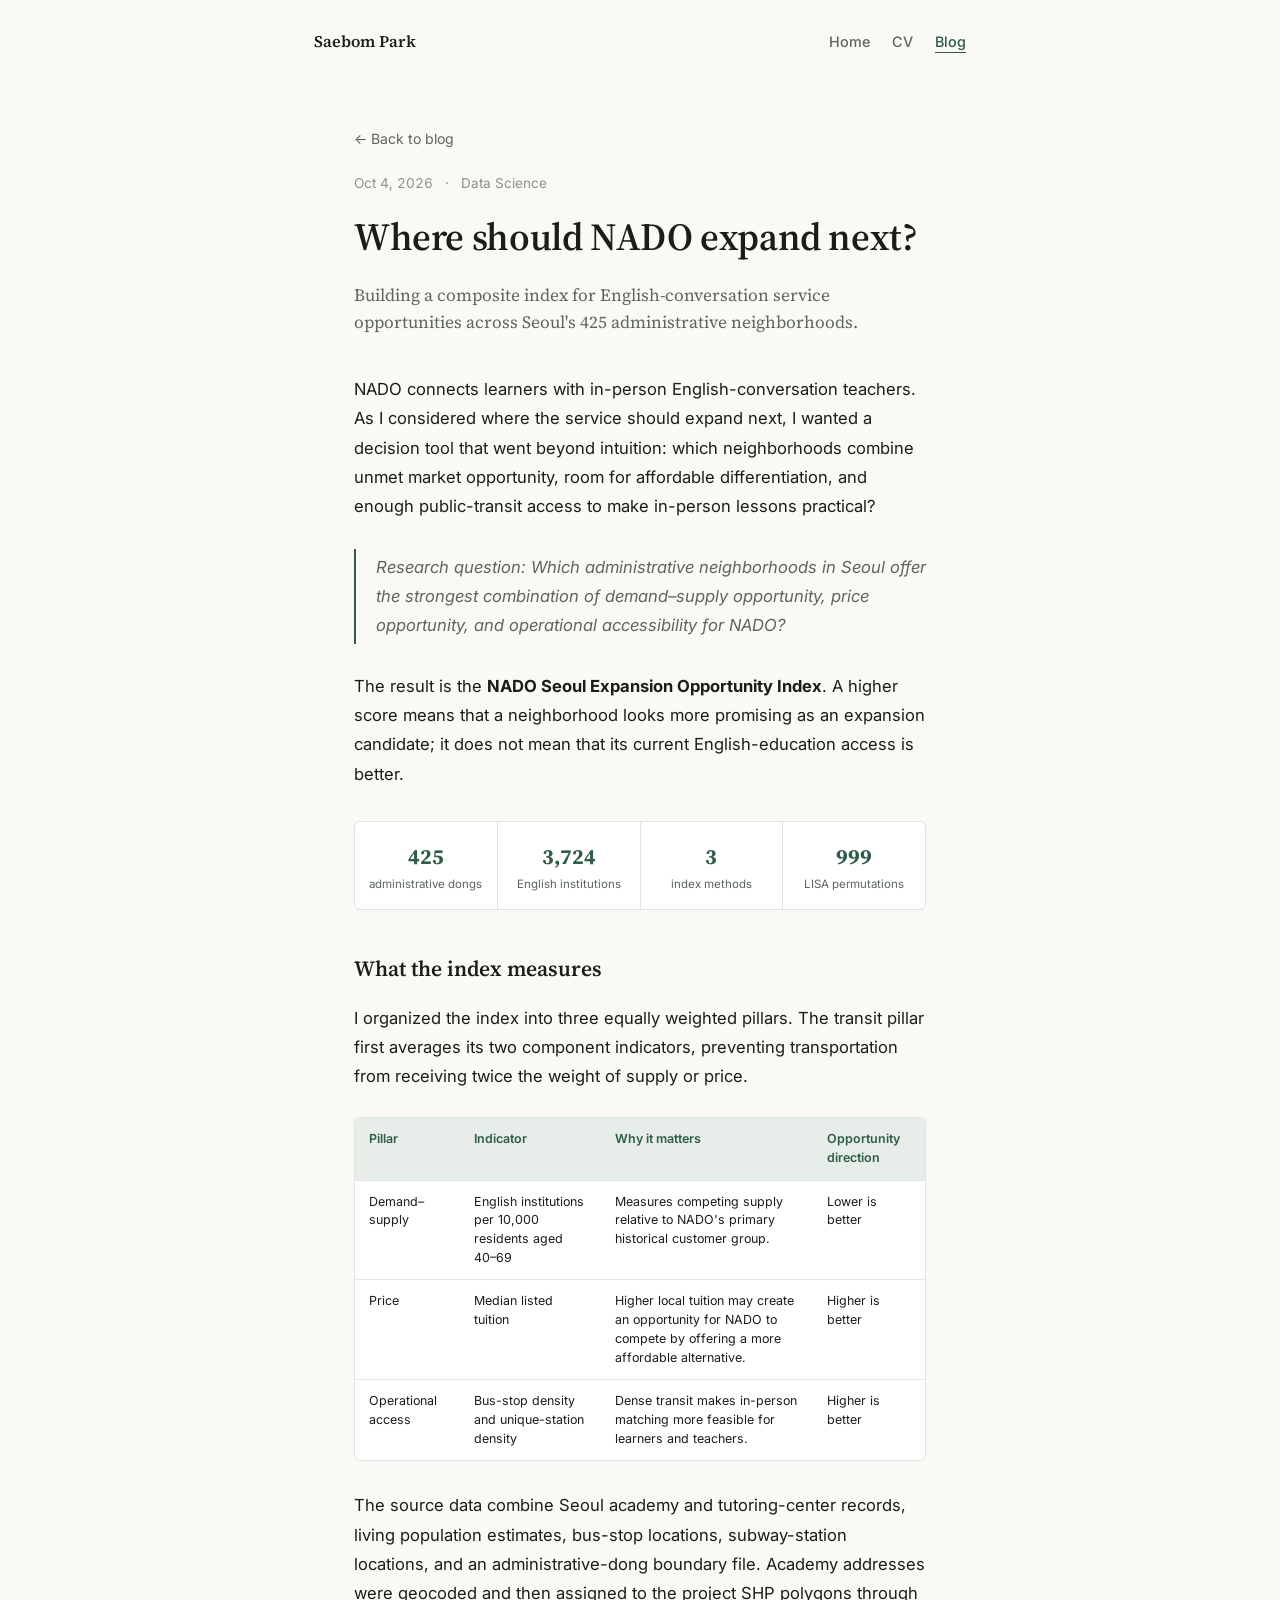
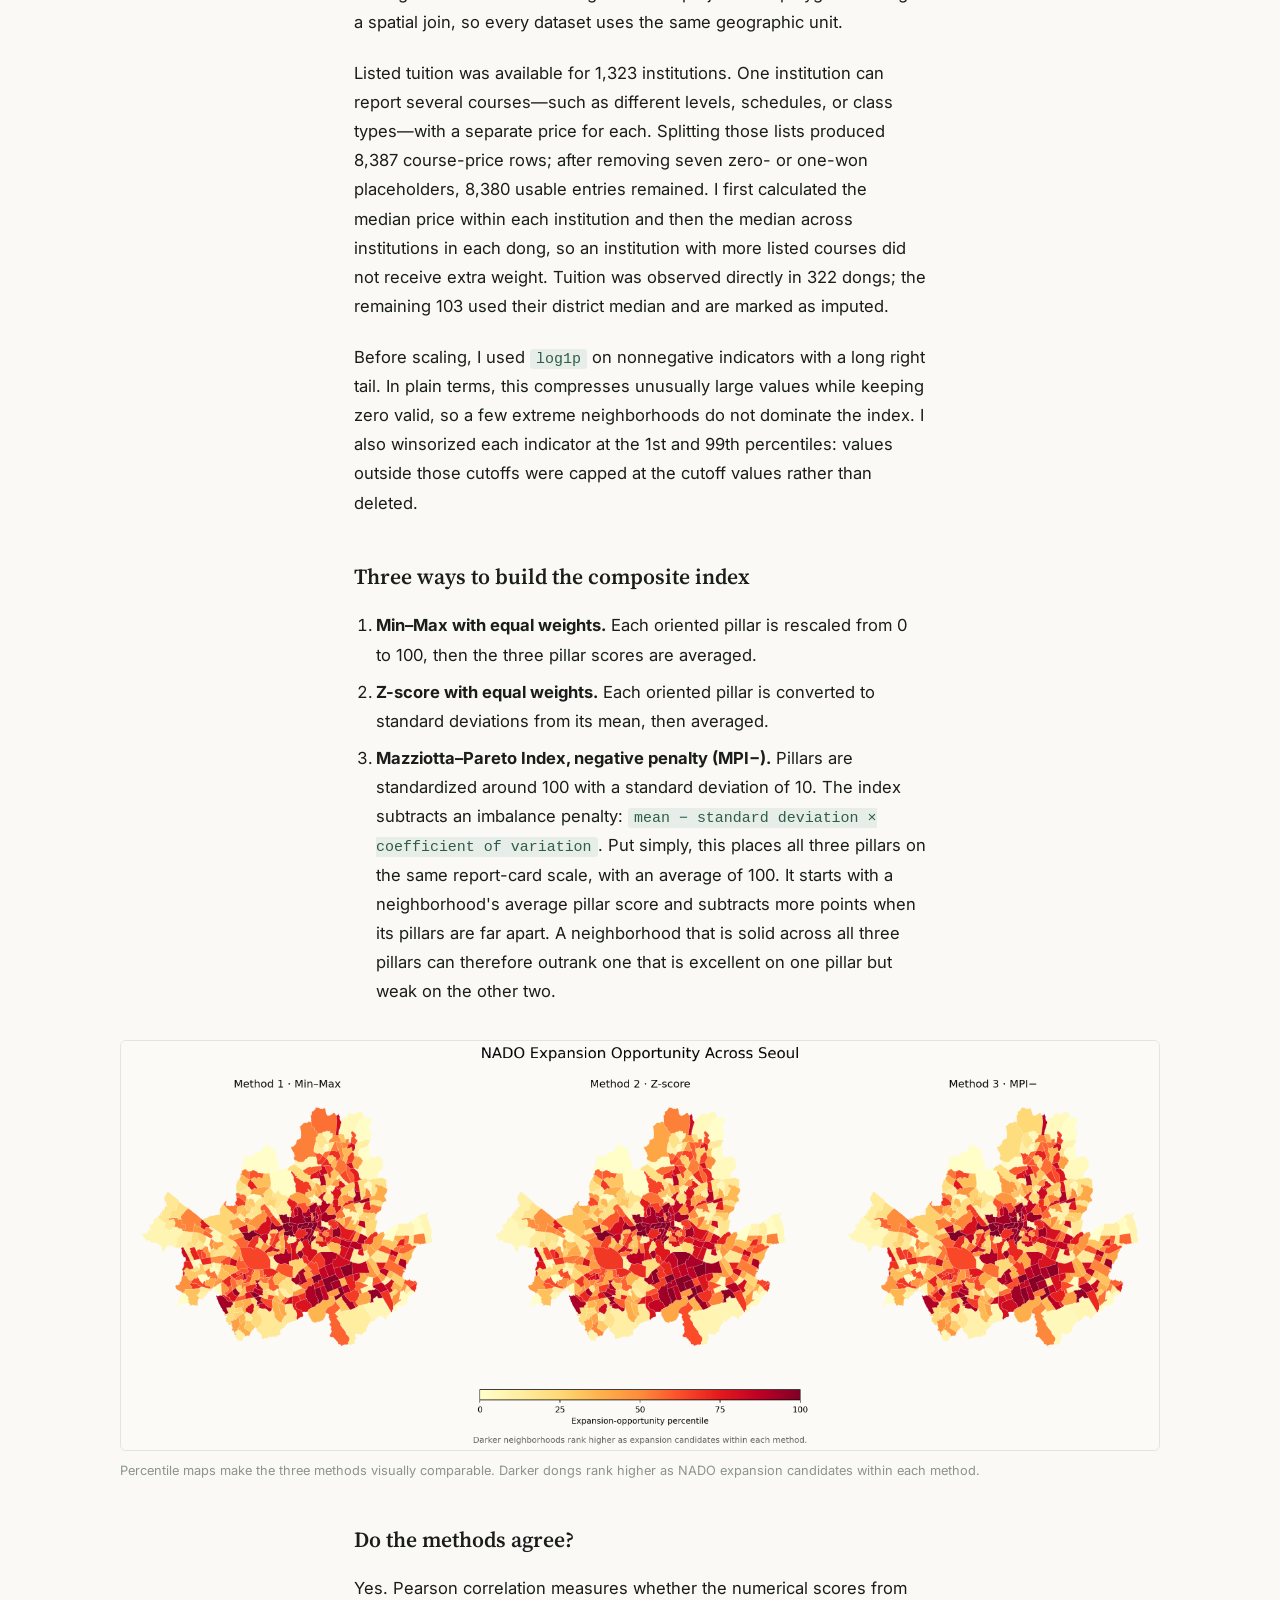
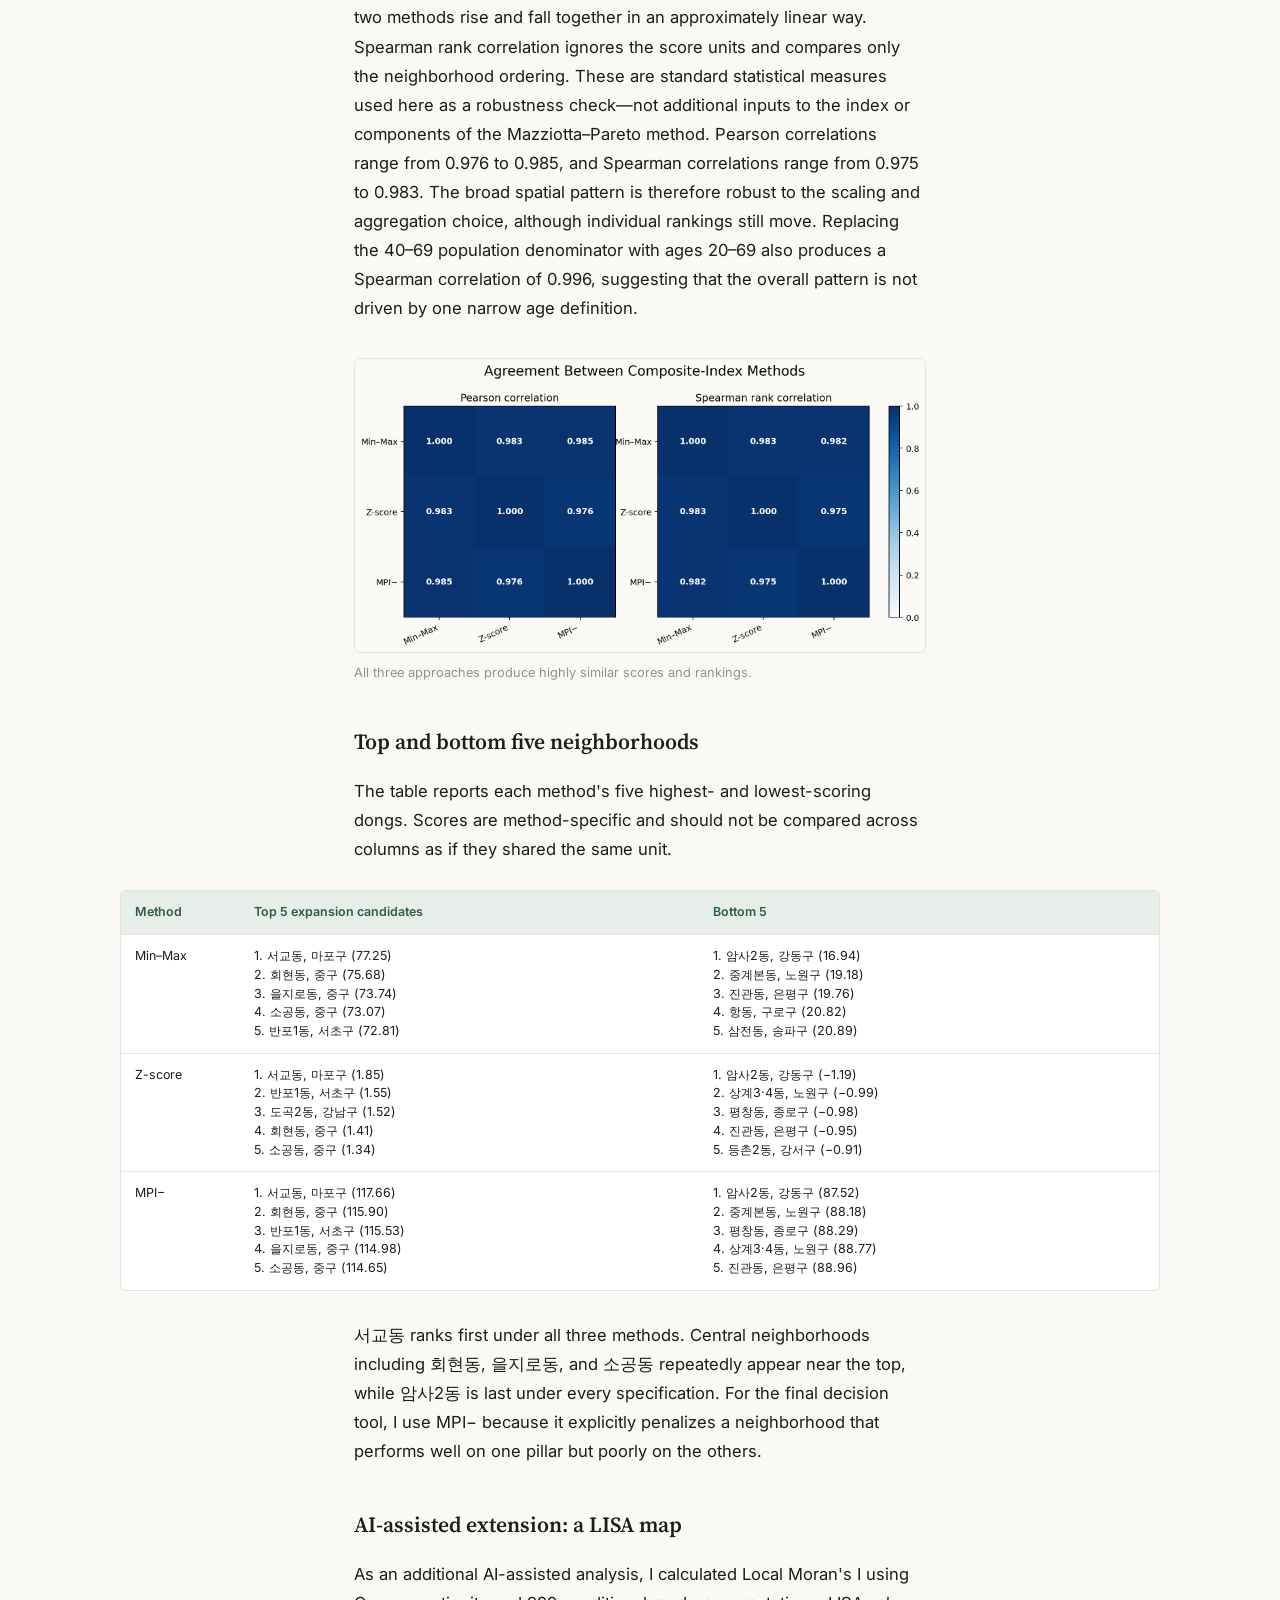
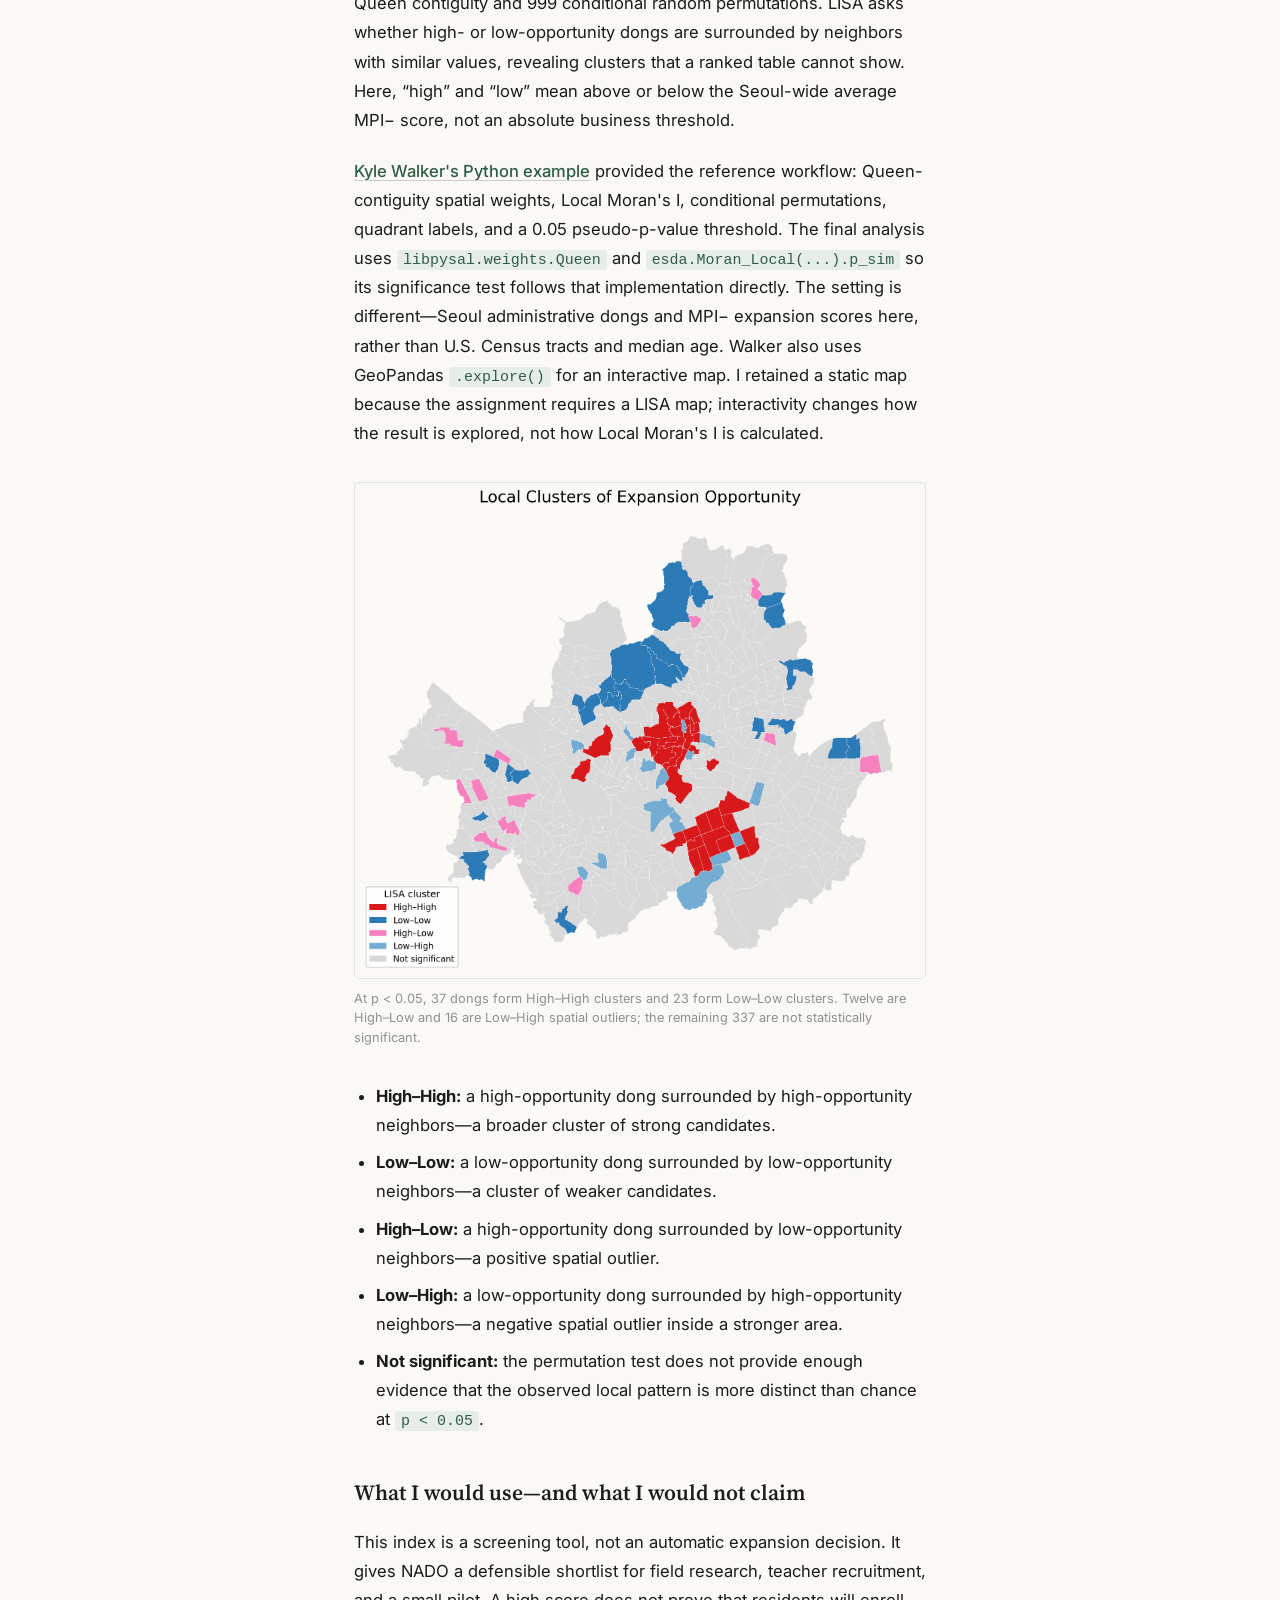
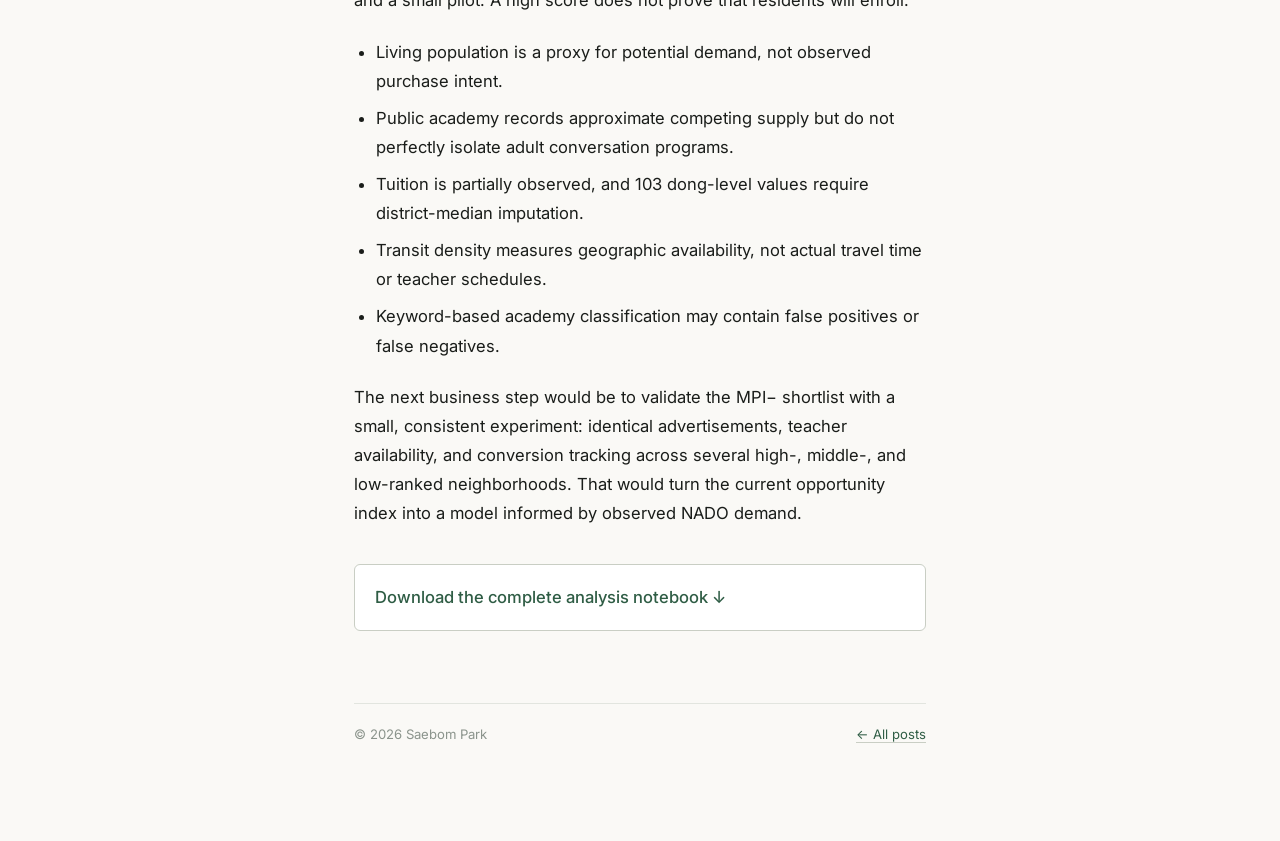
<file: posts/nado-seoul-expansion-index.html>
<!DOCTYPE html>
<html lang="en">
<head>
<meta charset="UTF-8">
<meta name="viewport" content="width=device-width, initial-scale=1.0">
<title>Where should NADO expand next? — Saebom Park</title>
<meta name="description" content="Building and comparing three composite indices to identify promising Seoul neighborhoods for NADO's English-conversation service.">
<link rel="preconnect" href="https://fonts.googleapis.com">
<link rel="preconnect" href="https://fonts.gstatic.com" crossorigin>
<link href="https://fonts.googleapis.com/css2?family=Source+Serif+4:wght@400;600;700&family=Inter:ital,wght@0,400;0,500;0,600;1,400&display=swap" rel="stylesheet">
<link rel="stylesheet" href="../style.css">
</head>
<body>

<nav class="nav">
  <a class="nav__brand" href="../index.html">Saebom Park</a>
  <ul class="nav__links">
    <li><a href="../index.html">Home</a></li>
    <li><a href="../cv.html">CV</a></li>
    <li><a href="../blog.html" aria-current="page">Blog</a></li>
  </ul>
</nav>

<main class="page page--narrow">

  <article>
    <header class="post-header">
      <a class="post-header__back" href="../blog.html">&larr; Back to blog</a>
      <div class="post-header__meta">
        <span>Oct 4, 2026</span>
        <span>·</span>
        <span>Data Science</span>
      </div>
      <h1 class="post-header__title">Where should NADO expand next?</h1>
      <p class="post-header__dek">
        Building a composite index for English-conversation service opportunities
        across Seoul's 425 administrative neighborhoods.
      </p>
    </header>

    <div class="post-content">
      <p>
        NADO connects learners with in-person English-conversation teachers. As I
        considered where the service should expand next, I wanted a decision tool that
        went beyond intuition: which neighborhoods combine unmet market opportunity,
        room for affordable differentiation, and enough public-transit access to make
        in-person lessons practical?
      </p>

      <blockquote>
        Research question: Which administrative neighborhoods in Seoul offer the
        strongest combination of demand–supply opportunity, price opportunity, and
        operational accessibility for NADO?
      </blockquote>

      <p>
        The result is the <strong>NADO Seoul Expansion Opportunity Index</strong>. A
        higher score means that a neighborhood looks more promising as an expansion
        candidate; it does not mean that its current English-education access is better.
      </p>

      <div class="post-metrics" aria-label="Project summary">
        <div><strong>425</strong><span>administrative dongs</span></div>
        <div><strong>3,724</strong><span>English institutions</span></div>
        <div><strong>3</strong><span>index methods</span></div>
        <div><strong>999</strong><span>LISA permutations</span></div>
      </div>

      <h2>What the index measures</h2>
      <p>
        I organized the index into three equally weighted pillars. The transit pillar
        first averages its two component indicators, preventing transportation from
        receiving twice the weight of supply or price.
      </p>

      <div class="post-table-wrap">
        <table class="post-table">
          <thead>
            <tr>
              <th>Pillar</th>
              <th>Indicator</th>
              <th>Why it matters</th>
              <th>Opportunity direction</th>
            </tr>
          </thead>
          <tbody>
            <tr>
              <td>Demand–supply</td>
              <td>English institutions per 10,000 residents aged 40–69</td>
              <td>Measures competing supply relative to NADO's primary historical customer group.</td>
              <td>Lower is better</td>
            </tr>
            <tr>
              <td>Price</td>
              <td>Median listed tuition</td>
              <td>Higher local tuition may create an opportunity for NADO to compete by offering a more affordable alternative.</td>
              <td>Higher is better</td>
            </tr>
            <tr>
              <td>Operational access</td>
              <td>Bus-stop density and unique-station density</td>
              <td>Dense transit makes in-person matching more feasible for learners and teachers.</td>
              <td>Higher is better</td>
            </tr>
          </tbody>
        </table>
      </div>

      <p>
        The source data combine Seoul academy and tutoring-center records, living
        population estimates, bus-stop locations, subway-station locations, and an
        administrative-dong boundary file. Academy addresses were geocoded and then
        assigned to the project SHP polygons through a spatial join, so every dataset
        uses the same geographic unit.
      </p>
      <p>
        Listed tuition was available for 1,323 institutions. One institution can report
        several courses—such as different levels, schedules, or class types—with a
        separate price for each. Splitting those lists produced 8,387 course-price rows;
        after removing seven zero- or one-won placeholders, 8,380 usable entries
        remained. I first calculated the median price within each institution and then
        the median across institutions in each dong, so an institution with more listed
        courses did not receive extra weight. Tuition was observed directly in 322
        dongs; the remaining 103 used their district median and are marked as imputed.
      </p>
      <p>
        Before scaling, I used <code>log1p</code> on nonnegative indicators with a long
        right tail. In plain terms, this compresses unusually large values while keeping
        zero valid, so a few extreme neighborhoods do not dominate the index. I also
        winsorized each indicator at the 1st and 99th percentiles: values outside those
        cutoffs were capped at the cutoff values rather than deleted.
      </p>

      <h2>Three ways to build the composite index</h2>
      <ol>
        <li>
          <strong>Min–Max with equal weights.</strong> Each oriented pillar is rescaled
          from 0 to 100, then the three pillar scores are averaged.
        </li>
        <li>
          <strong>Z-score with equal weights.</strong> Each oriented pillar is converted
          to standard deviations from its mean, then averaged.
        </li>
        <li>
          <strong>Mazziotta–Pareto Index, negative penalty (MPI−).</strong> Pillars are
          standardized around 100 with a standard deviation of 10. The index subtracts
          an imbalance penalty: <code>mean − standard deviation × coefficient of variation</code>.
          Put simply, this places all three pillars on the same report-card scale, with
          an average of 100. It starts with a neighborhood's average pillar score and
          subtracts more points when its pillars are far apart. A neighborhood that is
          solid across all three pillars can therefore outrank one that is excellent on
          one pillar but weak on the other two.
        </li>
      </ol>

      <figure class="post-figure post-figure--wide">
        <img src="../assets/nado-index/three-method-maps.png" alt="Three choropleth maps comparing Min–Max, Z-score, and MPI-minus expansion opportunity rankings across Seoul administrative neighborhoods.">
        <figcaption>
          Percentile maps make the three methods visually comparable. Darker dongs rank
          higher as NADO expansion candidates within each method.
        </figcaption>
      </figure>

      <h2>Do the methods agree?</h2>
      <p>
        Yes. Pearson correlation measures whether the numerical scores from two methods
        rise and fall together in an approximately linear way. Spearman rank correlation
        ignores the score units and compares only the neighborhood ordering. These are
        standard statistical measures used here as a robustness check—not additional
        inputs to the index or components of the Mazziotta–Pareto method. Pearson
        correlations range from 0.976 to 0.985, and Spearman
        correlations range from 0.975 to 0.983. The broad spatial pattern is therefore
        robust to the scaling and aggregation choice, although individual rankings still
        move. Replacing the 40–69 population denominator with ages 20–69 also produces a
        Spearman correlation of 0.996, suggesting that the overall pattern is not driven
        by one narrow age definition.
      </p>

      <figure class="post-figure">
        <img src="../assets/nado-index/method-correlations.png" alt="Pearson and Spearman correlation matrices showing strong agreement among the three composite-index methods.">
        <figcaption>
          All three approaches produce highly similar scores and rankings.
        </figcaption>
      </figure>

      <h2>Top and bottom five neighborhoods</h2>
      <p>
        The table reports each method's five highest- and lowest-scoring dongs. Scores
        are method-specific and should not be compared across columns as if they shared
        the same unit.
      </p>

      <div class="post-table-wrap post-table-wrap--wide">
        <table class="post-table post-table--ranking">
          <thead>
            <tr>
              <th>Method</th>
              <th>Top 5 expansion candidates</th>
              <th>Bottom 5</th>
            </tr>
          </thead>
          <tbody>
            <tr>
              <td>Min–Max</td>
              <td>
                1. 서교동, 마포구 (77.25)<br>
                2. 회현동, 중구 (75.68)<br>
                3. 을지로동, 중구 (73.74)<br>
                4. 소공동, 중구 (73.07)<br>
                5. 반포1동, 서초구 (72.81)
              </td>
              <td>
                1. 암사2동, 강동구 (16.94)<br>
                2. 중계본동, 노원구 (19.18)<br>
                3. 진관동, 은평구 (19.76)<br>
                4. 항동, 구로구 (20.82)<br>
                5. 삼전동, 송파구 (20.89)
              </td>
            </tr>
            <tr>
              <td>Z-score</td>
              <td>
                1. 서교동, 마포구 (1.85)<br>
                2. 반포1동, 서초구 (1.55)<br>
                3. 도곡2동, 강남구 (1.52)<br>
                4. 회현동, 중구 (1.41)<br>
                5. 소공동, 중구 (1.34)
              </td>
              <td>
                1. 암사2동, 강동구 (−1.19)<br>
                2. 상계3·4동, 노원구 (−0.99)<br>
                3. 평창동, 종로구 (−0.98)<br>
                4. 진관동, 은평구 (−0.95)<br>
                5. 등촌2동, 강서구 (−0.91)
              </td>
            </tr>
            <tr>
              <td>MPI−</td>
              <td>
                1. 서교동, 마포구 (117.66)<br>
                2. 회현동, 중구 (115.90)<br>
                3. 반포1동, 서초구 (115.53)<br>
                4. 을지로동, 중구 (114.98)<br>
                5. 소공동, 중구 (114.65)
              </td>
              <td>
                1. 암사2동, 강동구 (87.52)<br>
                2. 중계본동, 노원구 (88.18)<br>
                3. 평창동, 종로구 (88.29)<br>
                4. 상계3·4동, 노원구 (88.77)<br>
                5. 진관동, 은평구 (88.96)
              </td>
            </tr>
          </tbody>
        </table>
      </div>

      <p>
        서교동 ranks first under all three methods. Central neighborhoods including
        회현동, 을지로동, and 소공동 repeatedly appear near the top, while 암사2동 is
        last under every specification. For the final decision tool, I use MPI− because
        it explicitly penalizes a neighborhood that performs well on one pillar but
        poorly on the others.
      </p>

      <h2>AI-assisted extension: a LISA map</h2>
      <p>
        As an additional AI-assisted analysis, I calculated Local Moran's I using Queen
        contiguity and 999 conditional random permutations. LISA asks whether high- or
        low-opportunity dongs are surrounded by neighbors with similar values, revealing
        clusters that a ranked table cannot show. Here, “high” and “low” mean above or
        below the Seoul-wide average MPI− score, not an absolute business threshold.
      </p>

      <p>
        <a href="https://walker-data.com/posts/esda-with-python/">Kyle Walker's Python
        example</a> provided the reference workflow: Queen-contiguity spatial weights,
        Local Moran's I, conditional permutations, quadrant labels, and a 0.05
        pseudo-p-value threshold. The final analysis uses
        <code>libpysal.weights.Queen</code> and <code>esda.Moran_Local(...).p_sim</code>
        so its significance test follows that implementation directly. The setting is
        different—Seoul administrative dongs and MPI− expansion scores here, rather
        than U.S. Census tracts and median age. Walker also uses GeoPandas
        <code>.explore()</code> for an interactive map. I retained a static map because
        the assignment requires a LISA map; interactivity changes how the result is
        explored, not how Local Moran's I is calculated.
      </p>

      <figure class="post-figure">
        <img src="../assets/nado-index/lisa-map.png" alt="LISA cluster map of the final MPI-minus expansion opportunity index across Seoul.">
        <figcaption>
          At p &lt; 0.05, 37 dongs form High–High clusters and 23 form Low–Low
          clusters. Twelve are High–Low and 16 are Low–High spatial outliers; the
          remaining 337 are not statistically significant.
        </figcaption>
      </figure>

      <ul>
        <li><strong>High–High:</strong> a high-opportunity dong surrounded by high-opportunity neighbors—a broader cluster of strong candidates.</li>
        <li><strong>Low–Low:</strong> a low-opportunity dong surrounded by low-opportunity neighbors—a cluster of weaker candidates.</li>
        <li><strong>High–Low:</strong> a high-opportunity dong surrounded by low-opportunity neighbors—a positive spatial outlier.</li>
        <li><strong>Low–High:</strong> a low-opportunity dong surrounded by high-opportunity neighbors—a negative spatial outlier inside a stronger area.</li>
        <li><strong>Not significant:</strong> the permutation test does not provide enough evidence that the observed local pattern is more distinct than chance at <code>p &lt; 0.05</code>.</li>
      </ul>

      <h2>What I would use—and what I would not claim</h2>
      <p>
        This index is a screening tool, not an automatic expansion decision. It gives
        NADO a defensible shortlist for field research, teacher recruitment, and a
        small pilot. A high score does not prove that residents will enroll.
      </p>
      <ul>
        <li>Living population is a proxy for potential demand, not observed purchase intent.</li>
        <li>Public academy records approximate competing supply but do not perfectly isolate adult conversation programs.</li>
        <li>Tuition is partially observed, and 103 dong-level values require district-median imputation.</li>
        <li>Transit density measures geographic availability, not actual travel time or teacher schedules.</li>
        <li>Keyword-based academy classification may contain false positives or false negatives.</li>
      </ul>
      <p>
        The next business step would be to validate the MPI− shortlist with a small,
        consistent experiment: identical advertisements, teacher availability, and
        conversion tracking across several high-, middle-, and low-ranked neighborhoods.
        That would turn the current opportunity index into a model informed by observed
        NADO demand.
      </p>

      <p class="post-download">
        <a href="../assets/nado-index/CDS500_index_SUBMISSION.ipynb" download>
          Download the complete analysis notebook &darr;
        </a>
      </p>
    </div>
  </article>

  <footer class="page__footer">
    <span>© 2026 Saebom Park</span>
    <a href="../blog.html">&larr; All posts</a>
  </footer>

</main>

</body>
</html>
</file>
<file: style.css>
/* ==========================================================================
   Saebom Park — CV / About page
   Design: warm-neutral paper ground, deep pine accent, serif display
   paired with a data-friendly sans for meta and body text.
   ========================================================================== */

:root {
  --bg: #faf9f6;
  --surface: #ffffff;
  --text: #1a1d1a;
  --text-muted: #5c665e;
  --text-faint: #8b948c;
  --accent: #2f5d45;
  --accent-soft: #e7eee9;
  --border: #e2e5df;
  --border-strong: #c9cec4;

  --font-display: "Source Serif 4", Georgia, "Times New Roman", serif;
  --font-body: "Inter", -apple-system, BlinkMacSystemFont, "Segoe UI", sans-serif;

  --content-width: 700px;
}

@media (prefers-color-scheme: dark) {
  :root:not([data-theme="light"]) {
    --bg: #141613;
    --surface: #1a1d19;
    --text: #ebeee9;
    --text-muted: #9aa59c;
    --text-faint: #6d766e;
    --accent: #7fbb9b;
    --accent-soft: #1e2721;
    --border: #2a2f28;
    --border-strong: #3a4137;
  }
}

:root[data-theme="dark"] {
  --bg: #141613;
  --surface: #1a1d19;
  --text: #ebeee9;
  --text-muted: #9aa59c;
  --text-faint: #6d766e;
  --accent: #7fbb9b;
  --accent-soft: #1e2721;
  --border: #2a2f28;
  --border-strong: #3a4137;
}

* {
  box-sizing: border-box;
}

html {
  -webkit-text-size-adjust: 100%;
}

body {
  margin: 0;
  background: var(--bg);
  color: var(--text);
  font-family: var(--font-body);
  font-size: 16px;
  line-height: 1.6;
  -webkit-font-smoothing: antialiased;
}

a {
  color: var(--accent);
  text-decoration-color: var(--border-strong);
  text-underline-offset: 3px;
}

a:hover,
a:focus-visible {
  text-decoration-color: var(--accent);
}

a:focus-visible,
button:focus-visible {
  outline: 2px solid var(--accent);
  outline-offset: 3px;
  border-radius: 2px;
}

::selection {
  background: var(--accent-soft);
  color: var(--accent);
}

.page {
  max-width: var(--content-width);
  margin: 0 auto;
  padding: 72px 24px 96px;
}

.page--narrow {
  --content-width: 620px;
}

/* ---------- Nav ---------- */

.nav {
  max-width: var(--content-width);
  margin: 0 auto;
  padding: 28px 24px 0;
  display: flex;
  align-items: center;
  justify-content: space-between;
  font-size: 0.9rem;
}

.nav__brand {
  font-family: var(--font-display);
  font-weight: 600;
  font-size: 1.02rem;
  color: var(--text);
  text-decoration: none;
}

.nav__brand:hover {
  text-decoration-color: var(--accent);
}

.nav__links {
  display: flex;
  gap: 22px;
  list-style: none;
  margin: 0;
  padding: 0;
}

.nav__links a {
  color: var(--text-muted);
  font-weight: 500;
  text-decoration: none;
}

.nav__links a:hover {
  color: var(--accent);
}

.nav__links a[aria-current="page"] {
  color: var(--accent);
  border-bottom: 1px solid var(--accent);
  padding-bottom: 2px;
}

@media (max-width: 560px) {
  .nav {
    padding: 24px 20px 0;
  }

  .nav__links {
    gap: 16px;
  }
}

/* ---------- Hero (landing page) ---------- */

.hero {
  padding-top: 8px;
  margin-bottom: 8px;
}

.hero__eyebrow {
  font-size: 0.8rem;
  font-weight: 600;
  letter-spacing: 0.12em;
  text-transform: uppercase;
  color: var(--accent);
  margin: 0 0 14px;
}

.hero__name {
  font-family: var(--font-display);
  font-weight: 600;
  font-size: clamp(2.3rem, 6vw, 3.1rem);
  letter-spacing: -0.01em;
  margin: 0 0 18px;
  text-wrap: balance;
}

.hero__bio {
  font-size: 1.05rem;
  line-height: 1.7;
  color: var(--text-muted);
  max-width: 56ch;
  margin: 0 0 30px;
}

.hero__bio strong {
  color: var(--text);
  font-weight: 600;
}

.hero__actions {
  display: flex;
  flex-wrap: wrap;
  gap: 12px;
  margin-bottom: 34px;
}

.button {
  display: inline-flex;
  align-items: center;
  gap: 6px;
  padding: 10px 18px;
  border-radius: 4px;
  font-size: 0.92rem;
  font-weight: 500;
  text-decoration: none;
  border: 1px solid var(--border-strong);
  color: var(--text);
}

.button:hover {
  border-color: var(--accent);
  color: var(--accent);
  text-decoration: none;
}

.button--primary {
  background: var(--accent);
  border-color: var(--accent);
  color: var(--surface);
}

.button--primary:hover {
  background: var(--accent);
  opacity: 0.9;
  color: var(--surface);
}

.hero__meta {
  display: flex;
  flex-wrap: wrap;
  gap: 6px 14px;
  font-size: 0.9rem;
  color: var(--text-muted);
  padding: 20px 0 0;
  margin: 0;
  list-style: none;
  border-top: 1px solid var(--border);
}

.hero__meta li {
  display: flex;
  align-items: center;
}

.hero__meta li:not(:last-child)::after {
  content: "";
  display: inline-block;
  width: 3px;
  height: 3px;
  border-radius: 50%;
  background: var(--border-strong);
  margin-left: 14px;
}

.hero__meta a {
  color: var(--text);
  font-weight: 500;
}

/* ---------- Blog list ---------- */

.blog-list {
  display: flex;
  flex-direction: column;
}

.post-card {
  display: block;
  padding: 22px 0;
  border-bottom: 1px solid var(--border);
  text-decoration: none;
  color: inherit;
}

.post-card:first-child {
  padding-top: 0;
}

.post-card__date {
  font-size: 0.8rem;
  color: var(--text-faint);
  font-variant-numeric: tabular-nums;
  margin-bottom: 6px;
}

.post-card__title {
  font-family: var(--font-display);
  font-weight: 600;
  font-size: 1.2rem;
  color: var(--text);
  margin: 0 0 6px;
}

.post-card:hover .post-card__title {
  color: var(--accent);
}

.post-card__excerpt {
  font-size: 0.95rem;
  color: var(--text-muted);
  max-width: 62ch;
  margin: 0 0 10px;
}

.post-card__tag {
  display: inline-block;
  font-size: 0.74rem;
  letter-spacing: 0.04em;
  color: var(--accent);
  background: var(--accent-soft);
  padding: 3px 9px;
  border-radius: 3px;
}

.blog-empty {
  color: var(--text-faint);
  font-size: 0.95rem;
  padding: 20px 0;
}

/* ---------- Post article ---------- */

.post-header {
  margin-bottom: 40px;
}

.post-header__back {
  display: inline-block;
  font-size: 0.88rem;
  color: var(--text-muted);
  text-decoration: none;
  margin-bottom: 22px;
}

.post-header__back:hover {
  color: var(--accent);
}

.post-header__meta {
  display: flex;
  align-items: center;
  gap: 12px;
  font-size: 0.85rem;
  color: var(--text-faint);
  margin-bottom: 12px;
  font-variant-numeric: tabular-nums;
}

.post-header__title {
  font-family: var(--font-display);
  font-weight: 600;
  font-size: clamp(1.9rem, 5vw, 2.4rem);
  letter-spacing: -0.01em;
  margin: 0;
  text-wrap: balance;
}

.post-header__dek {
  margin: 14px 0 0;
  max-width: 58ch;
  color: var(--text-muted);
  font-family: var(--font-display);
  font-size: 1.08rem;
  line-height: 1.55;
}

.post-content {
  font-size: 1.04rem;
  line-height: 1.75;
  color: var(--text);
}

.post-content p {
  margin: 0 0 22px;
  max-width: 66ch;
}

.post-content h2 {
  font-family: var(--font-display);
  font-size: 1.35rem;
  font-weight: 600;
  margin: 40px 0 16px;
}

.post-content h3 {
  font-family: var(--font-display);
  font-size: 1.12rem;
  font-weight: 600;
  margin: 32px 0 12px;
}

.post-content ul,
.post-content ol {
  margin: 0 0 22px;
  padding-left: 22px;
  max-width: 66ch;
  color: var(--text);
}

.post-content li {
  margin-bottom: 8px;
}

.post-content a {
  font-weight: 500;
}

.post-content code {
  font-family: "SFMono-Regular", Consolas, "Liberation Mono", Menlo, monospace;
  font-size: 0.9em;
  background: var(--accent-soft);
  color: var(--accent);
  padding: 2px 6px;
  border-radius: 3px;
}

.post-content blockquote {
  margin: 28px 0;
  padding: 4px 0 4px 20px;
  border-left: 2px solid var(--accent);
  color: var(--text-muted);
  font-style: italic;
}

.post-metrics {
  display: grid;
  grid-template-columns: repeat(4, minmax(0, 1fr));
  gap: 1px;
  margin: 32px 0 38px;
  overflow: hidden;
  border: 1px solid var(--border);
  border-radius: 6px;
  background: var(--border);
}

.post-metrics div {
  padding: 16px 10px;
  background: var(--surface);
  text-align: center;
}

.post-metrics strong,
.post-metrics span {
  display: block;
}

.post-metrics strong {
  color: var(--accent);
  font-family: var(--font-display);
  font-size: 1.35rem;
}

.post-metrics span {
  margin-top: 2px;
  color: var(--text-muted);
  font-size: 0.72rem;
  line-height: 1.35;
}

.post-figure {
  margin: 34px 0;
}

.post-figure--wide,
.post-table-wrap--wide {
  position: relative;
  left: 50%;
  width: min(1040px, calc(100vw - 48px));
  transform: translateX(-50%);
}

.post-figure img {
  display: block;
  width: 100%;
  height: auto;
  border: 1px solid var(--border);
  border-radius: 6px;
  background: #fbfaf7;
}

.post-figure figcaption {
  margin-top: 10px;
  color: var(--text-faint);
  font-size: 0.8rem;
  line-height: 1.55;
}

.post-table-wrap {
  margin: 26px 0 30px;
  overflow-x: auto;
  border: 1px solid var(--border);
  border-radius: 6px;
  background: var(--surface);
}

.post-table {
  width: 100%;
  border-collapse: collapse;
  font-size: 0.78rem;
  line-height: 1.5;
}

.post-table th,
.post-table td {
  padding: 12px 14px;
  border-bottom: 1px solid var(--border);
  text-align: left;
  vertical-align: top;
}

.post-table th {
  color: var(--accent);
  background: var(--accent-soft);
  font-weight: 600;
}

.post-table tbody tr:last-child td {
  border-bottom: 0;
}

.post-table--ranking td:nth-child(2),
.post-table--ranking td:nth-child(3) {
  min-width: 310px;
}

.post-download {
  margin-top: 36px !important;
  padding: 18px 20px;
  border: 1px solid var(--border-strong);
  border-radius: 6px;
  background: var(--surface);
}

.post-download a {
  text-decoration: none;
}

/* ---------- Header ---------- */

.masthead {
  margin-bottom: 56px;
}

.masthead__name {
  font-family: var(--font-display);
  font-weight: 600;
  font-size: clamp(2.1rem, 5vw, 2.75rem);
  letter-spacing: -0.01em;
  margin: 0 0 6px;
  text-wrap: balance;
}

.masthead__role {
  font-family: var(--font-body);
  font-size: 1.02rem;
  color: var(--text-muted);
  margin: 0 0 20px;
}

.masthead__meta {
  display: flex;
  flex-wrap: wrap;
  gap: 6px 14px;
  font-size: 0.92rem;
  color: var(--text-muted);
  padding: 0;
  margin: 0;
  list-style: none;
  font-variant-numeric: tabular-nums;
}

.masthead__meta li {
  display: flex;
  align-items: center;
  gap: 14px;
}

.masthead__meta li:not(:last-child)::after {
  content: "";
  display: inline-block;
  width: 3px;
  height: 3px;
  border-radius: 50%;
  background: var(--border-strong);
  margin-left: 14px;
}

.masthead__meta a {
  color: var(--text);
  font-weight: 500;
}

/* ---------- Sections ---------- */

.section {
  margin-top: 48px;
}

.section__title {
  font-family: var(--font-body);
  font-size: 0.78rem;
  font-weight: 600;
  letter-spacing: 0.12em;
  text-transform: uppercase;
  color: var(--accent);
  margin: 0 0 20px;
  padding-bottom: 10px;
  border-bottom: 1px solid var(--border);
}

.entries {
  display: flex;
  flex-direction: column;
  gap: 26px;
}

.entry {
  display: grid;
  grid-template-columns: 130px 1fr;
  gap: 4px 24px;
}

.entry__date {
  font-size: 0.8rem;
  color: var(--text-faint);
  font-variant-numeric: tabular-nums;
  padding-top: 3px;
  white-space: nowrap;
}

.entry__body {
  min-width: 0;
}

.entry__heading {
  display: flex;
  flex-wrap: wrap;
  align-items: baseline;
  gap: 0 8px;
  margin-bottom: 3px;
}

.entry__role {
  font-family: var(--font-display);
  font-weight: 600;
  font-size: 1.04rem;
  color: var(--text);
}

.entry__org {
  font-size: 0.92rem;
  color: var(--text-muted);
  font-style: italic;
}

.entry__desc {
  margin: 4px 0 0;
  color: var(--text-muted);
  font-size: 0.95rem;
  max-width: 62ch;
}

.entry__tag {
  display: inline-block;
  margin-top: 8px;
  font-size: 0.74rem;
  letter-spacing: 0.04em;
  color: var(--accent);
  background: var(--accent-soft);
  padding: 3px 9px;
  border-radius: 3px;
}

/* ---------- Footer ---------- */

.page__footer {
  margin-top: 72px;
  padding-top: 20px;
  border-top: 1px solid var(--border);
  display: flex;
  justify-content: space-between;
  flex-wrap: wrap;
  gap: 8px;
  font-size: 0.82rem;
  color: var(--text-faint);
}

/* ---------- Responsive ---------- */

@media (max-width: 560px) {
  .page {
    padding: 48px 20px 72px;
  }

  .entry {
    grid-template-columns: 1fr;
    gap: 2px;
  }

  .entry__date {
    padding-top: 0;
    order: -1;
  }

  .post-metrics {
    grid-template-columns: repeat(2, minmax(0, 1fr));
  }

  .post-figure--wide,
  .post-table-wrap--wide {
    width: calc(100vw - 32px);
  }
}

/* ---------- Print ---------- */

@media print {
  body {
    background: #fff;
    color: #000;
  }

  .page {
    padding: 0.4in 0;
    max-width: none;
  }

  .section__title {
    color: #000;
  }
}

@media (prefers-reduced-motion: reduce) {
  * {
    animation: none !important;
    transition: none !important;
  }
}
</file>
